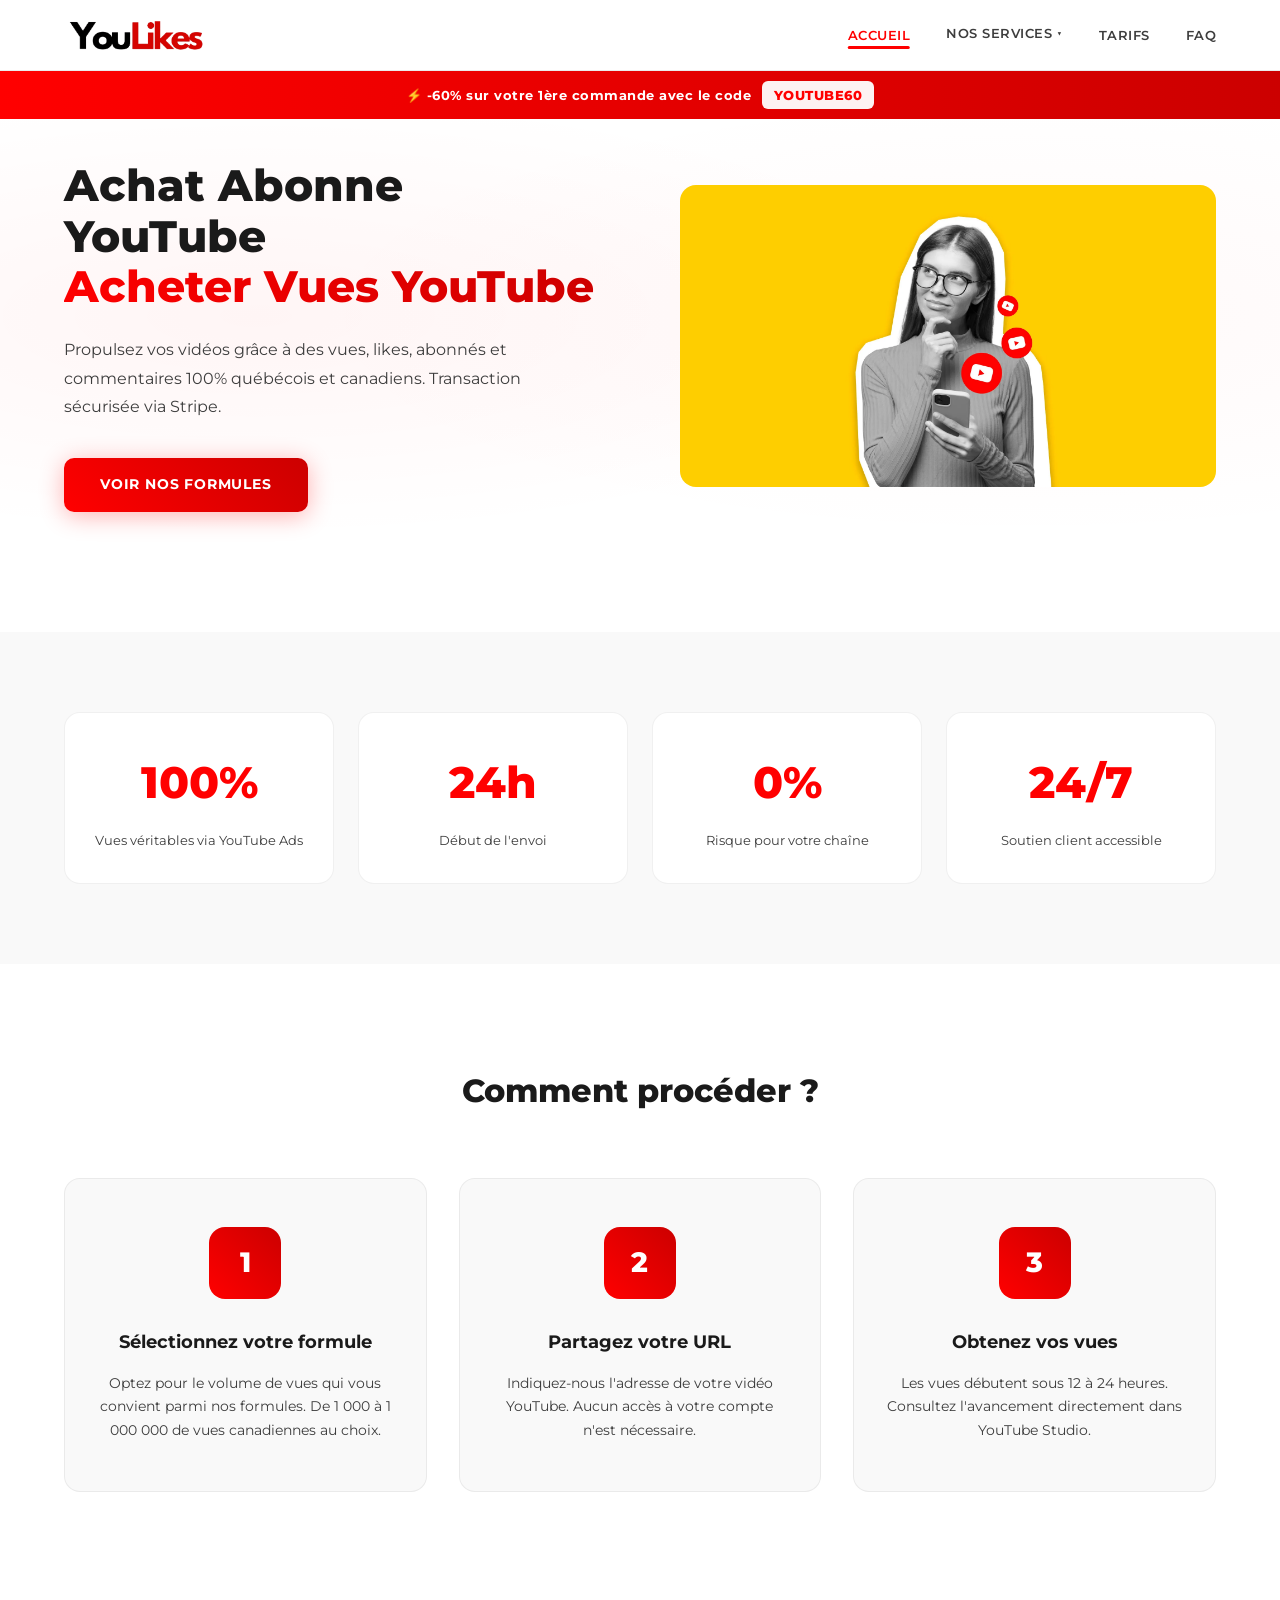
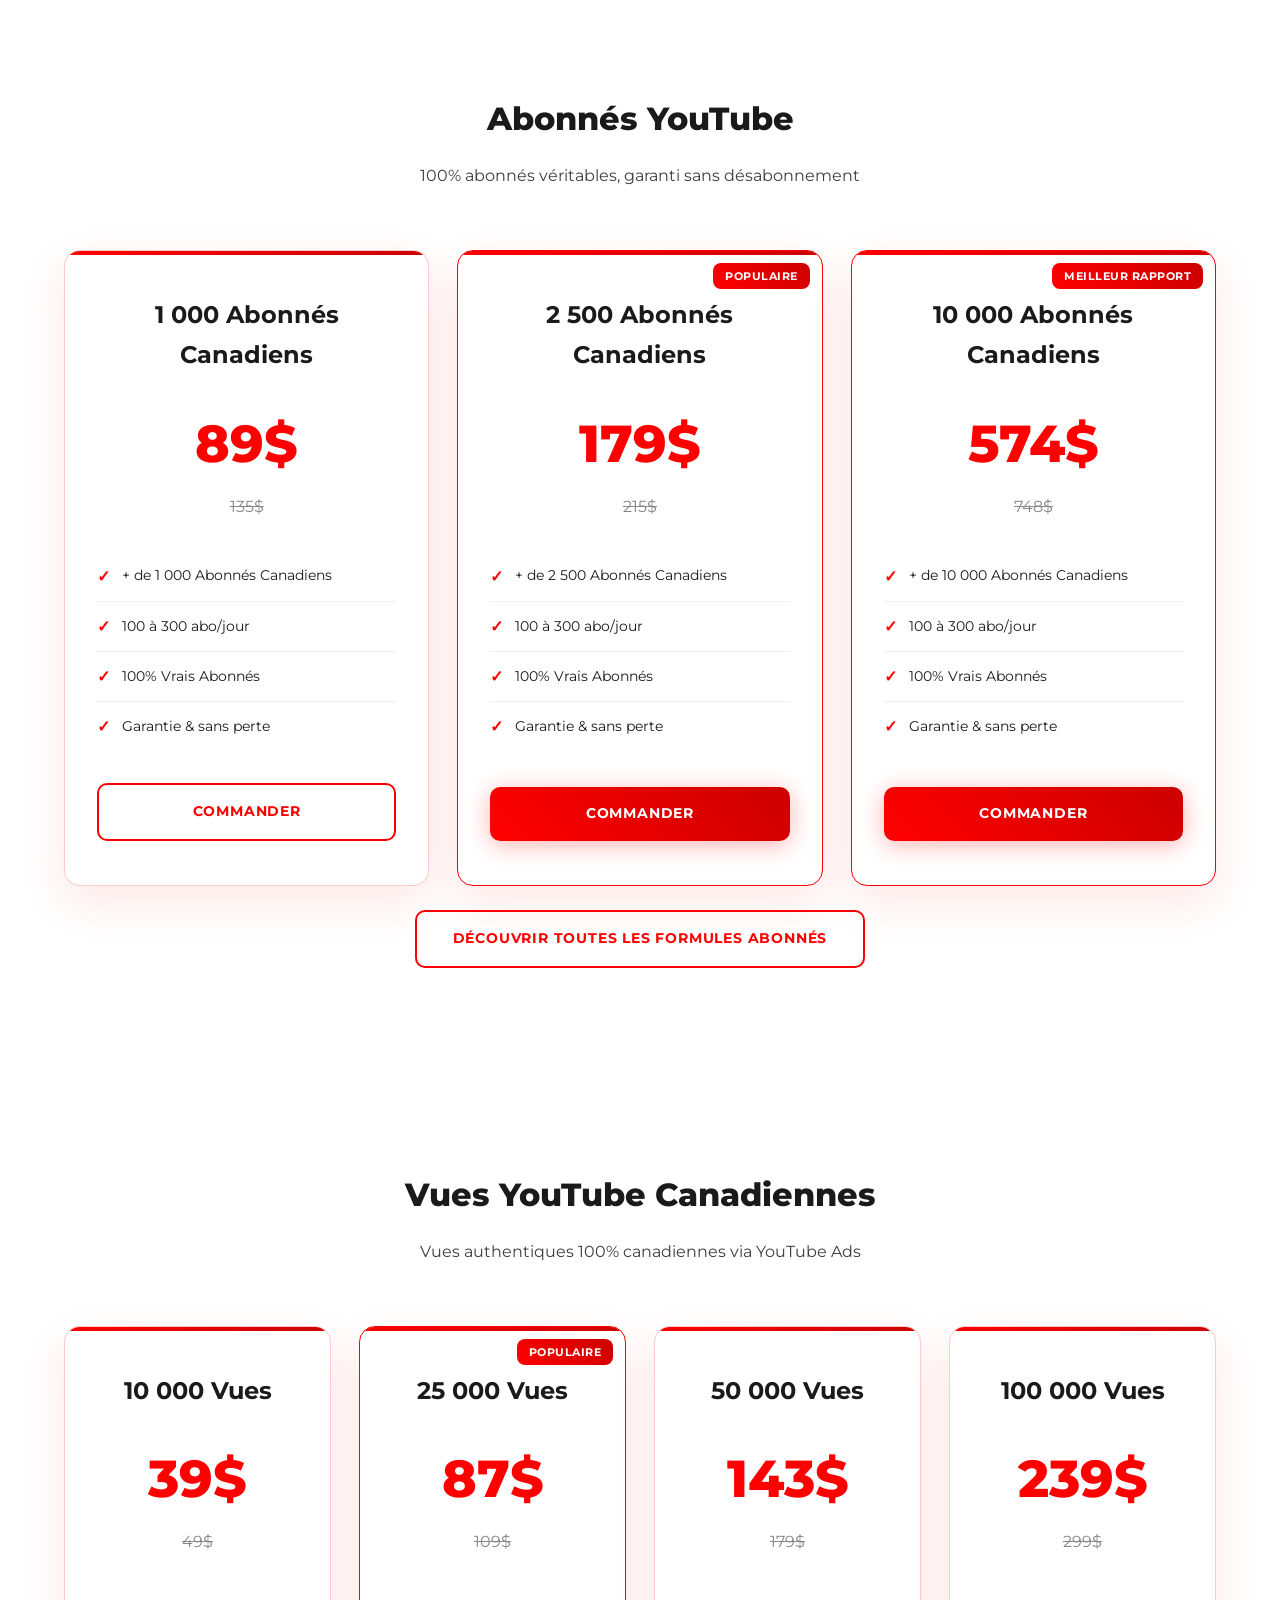
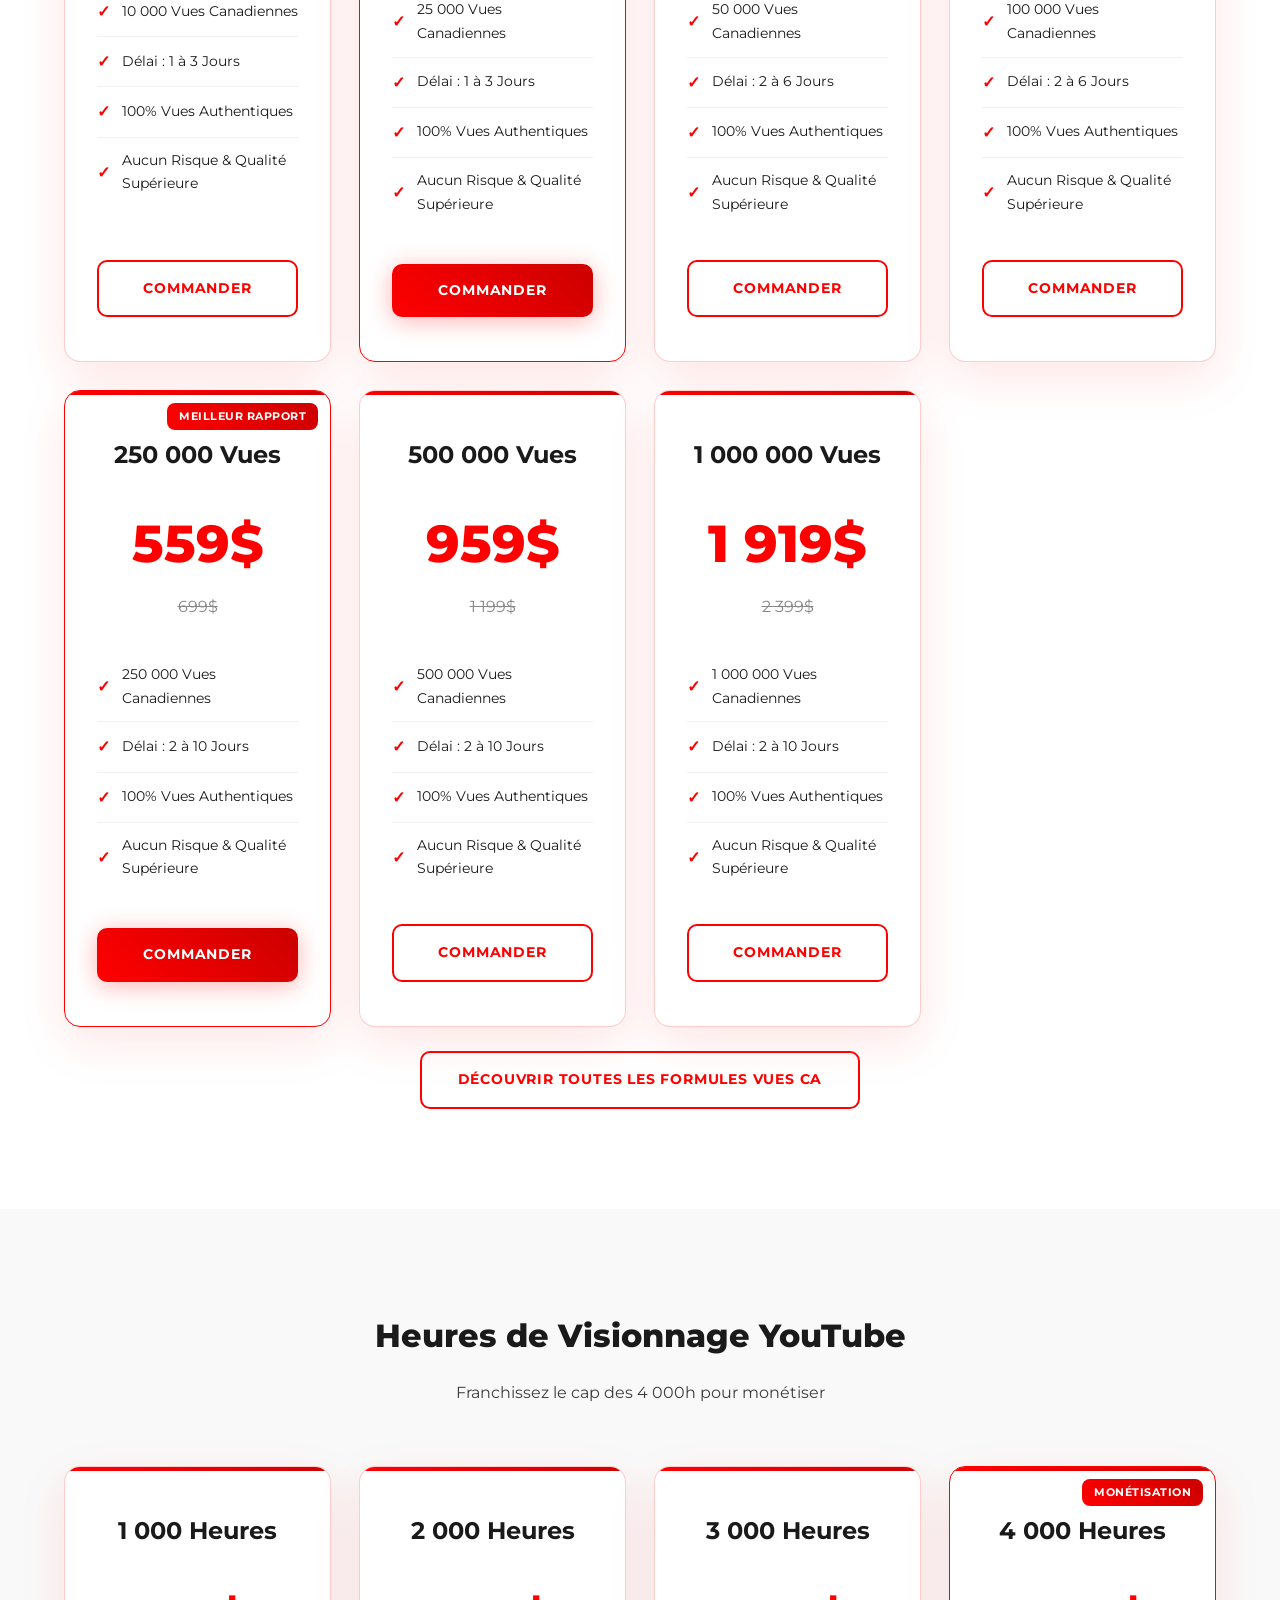
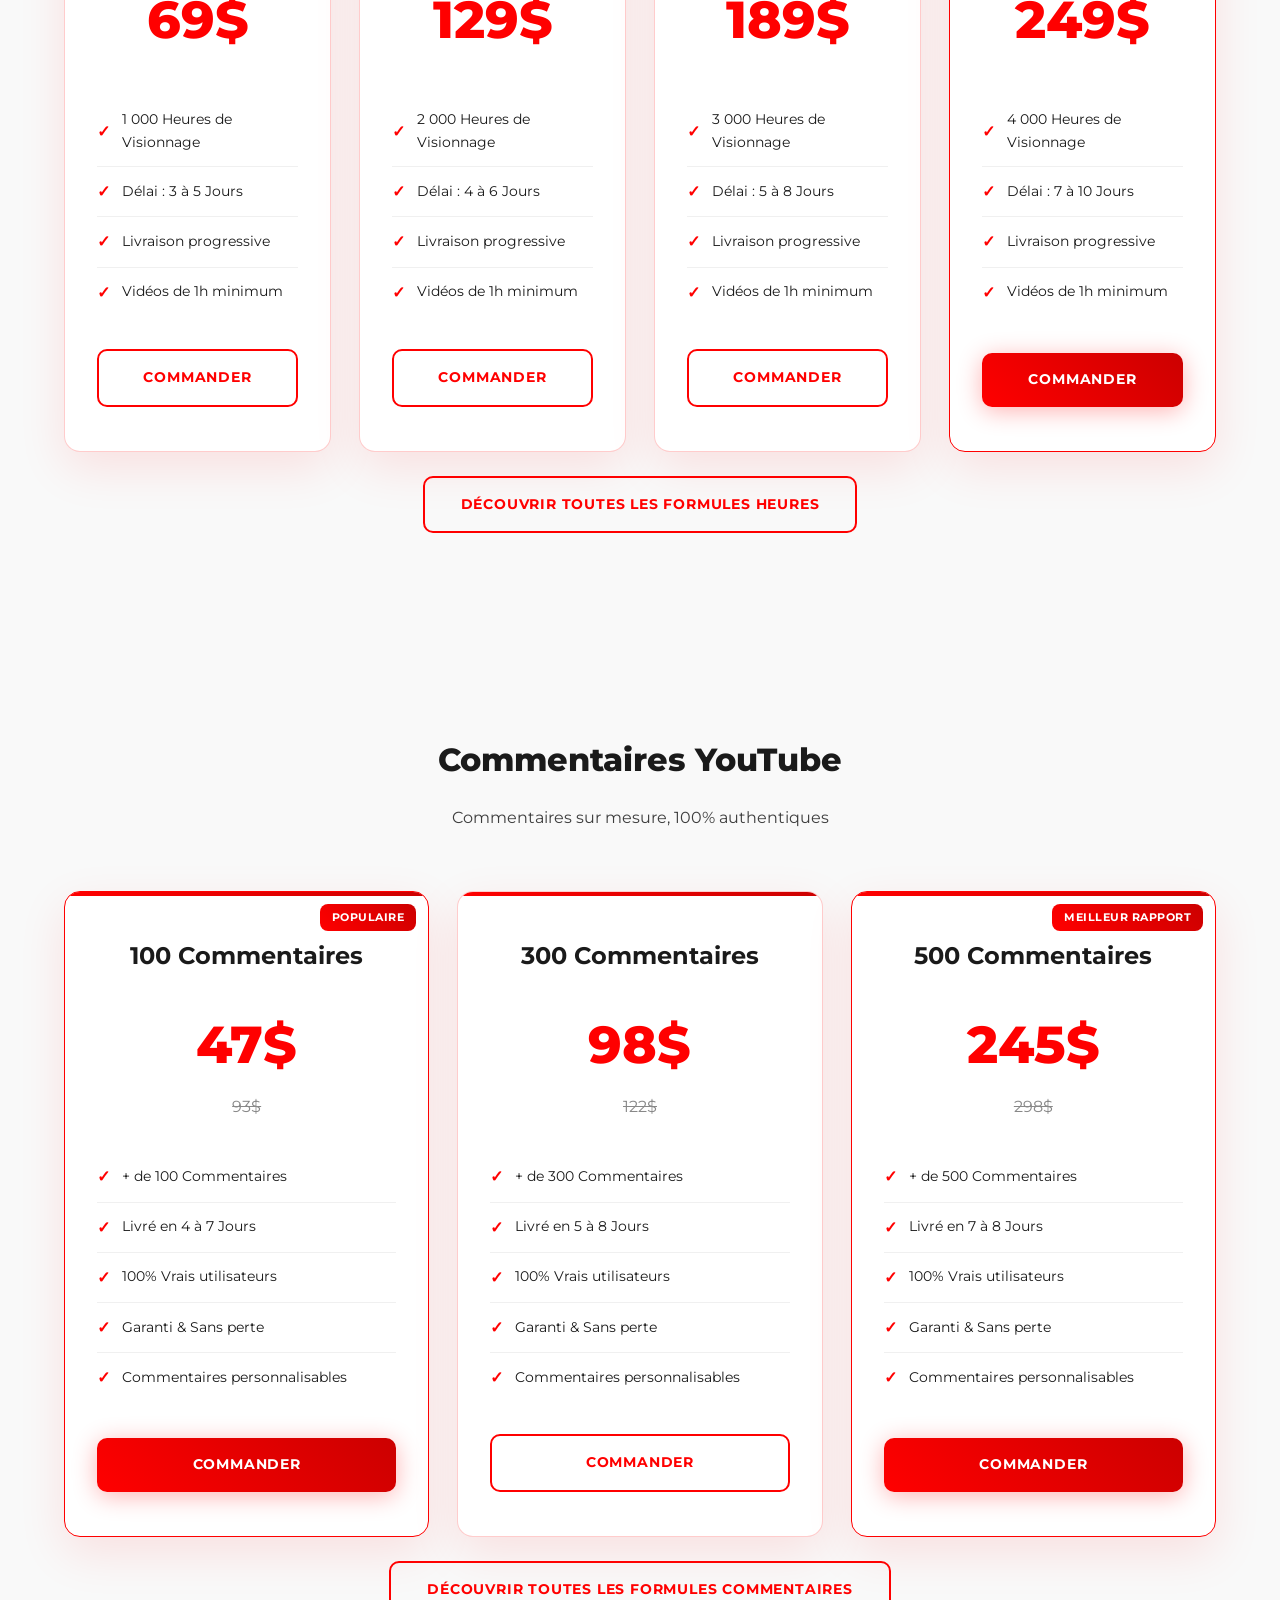
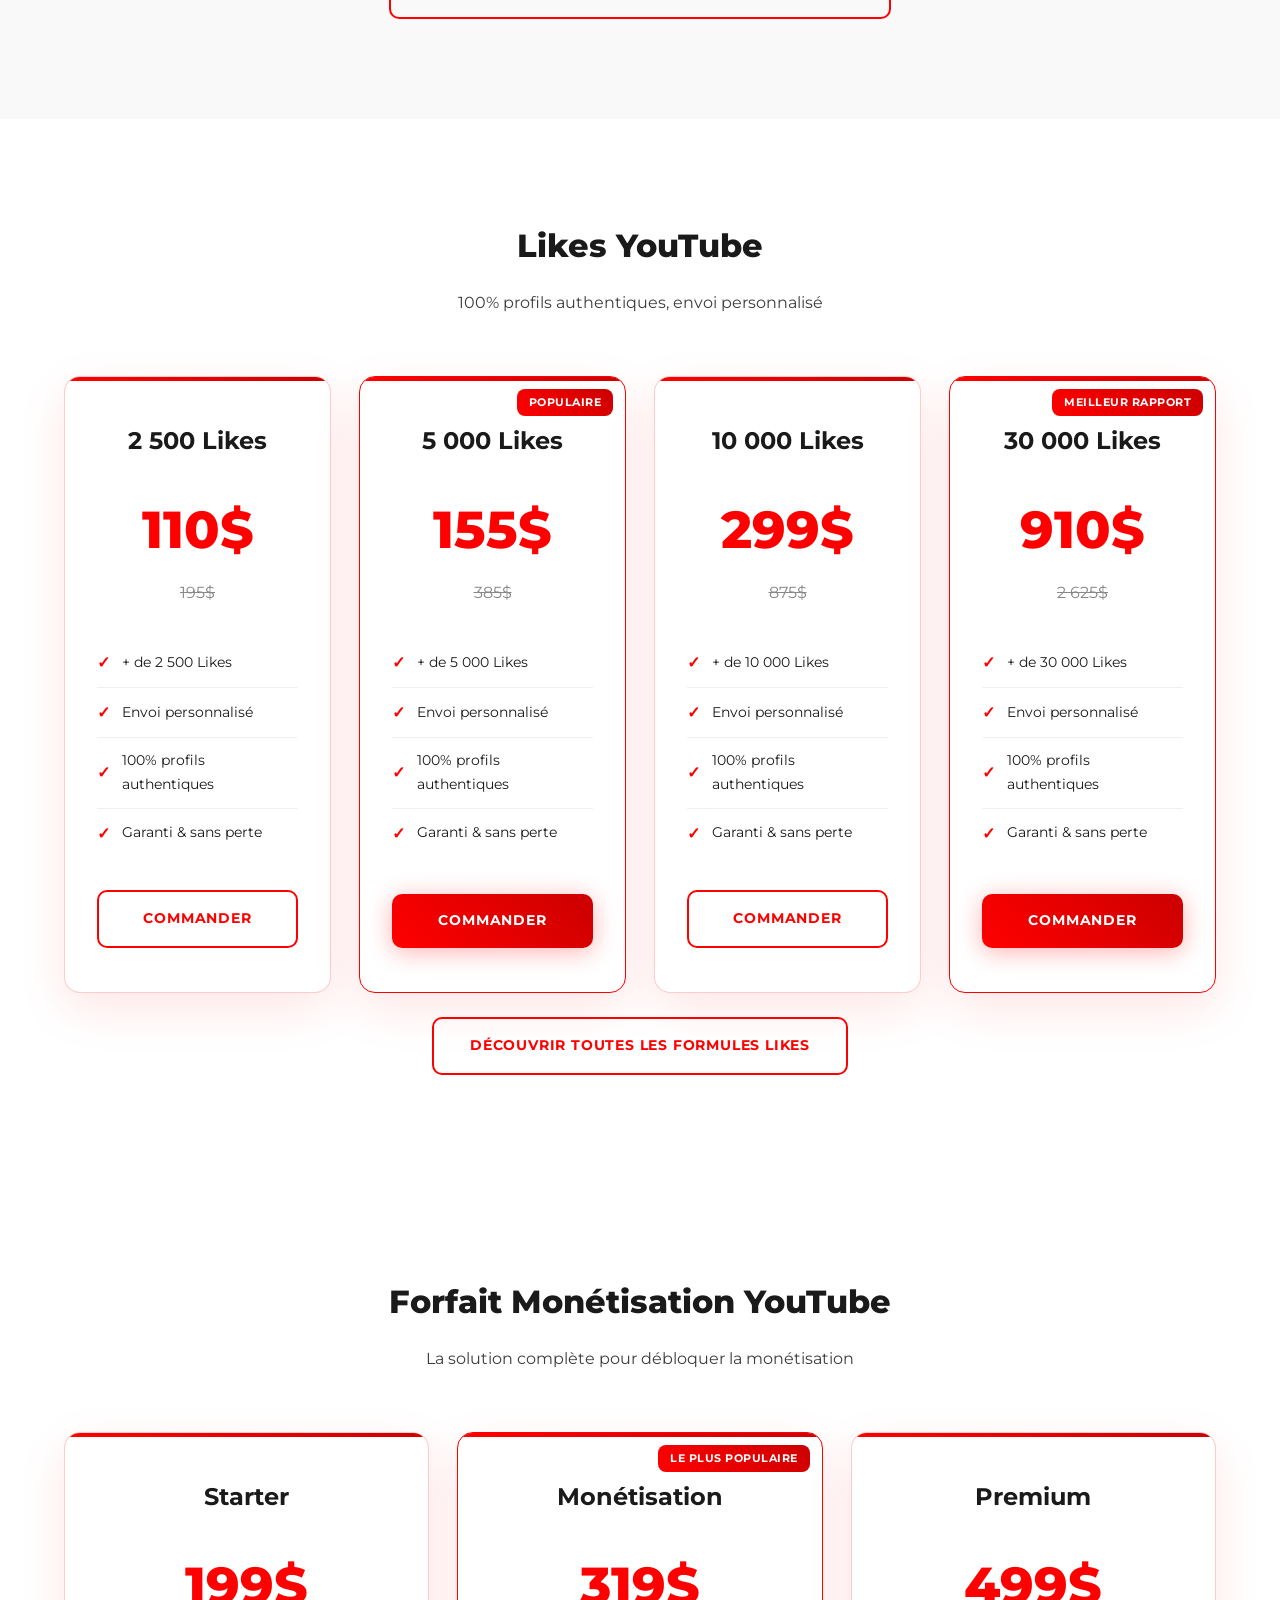
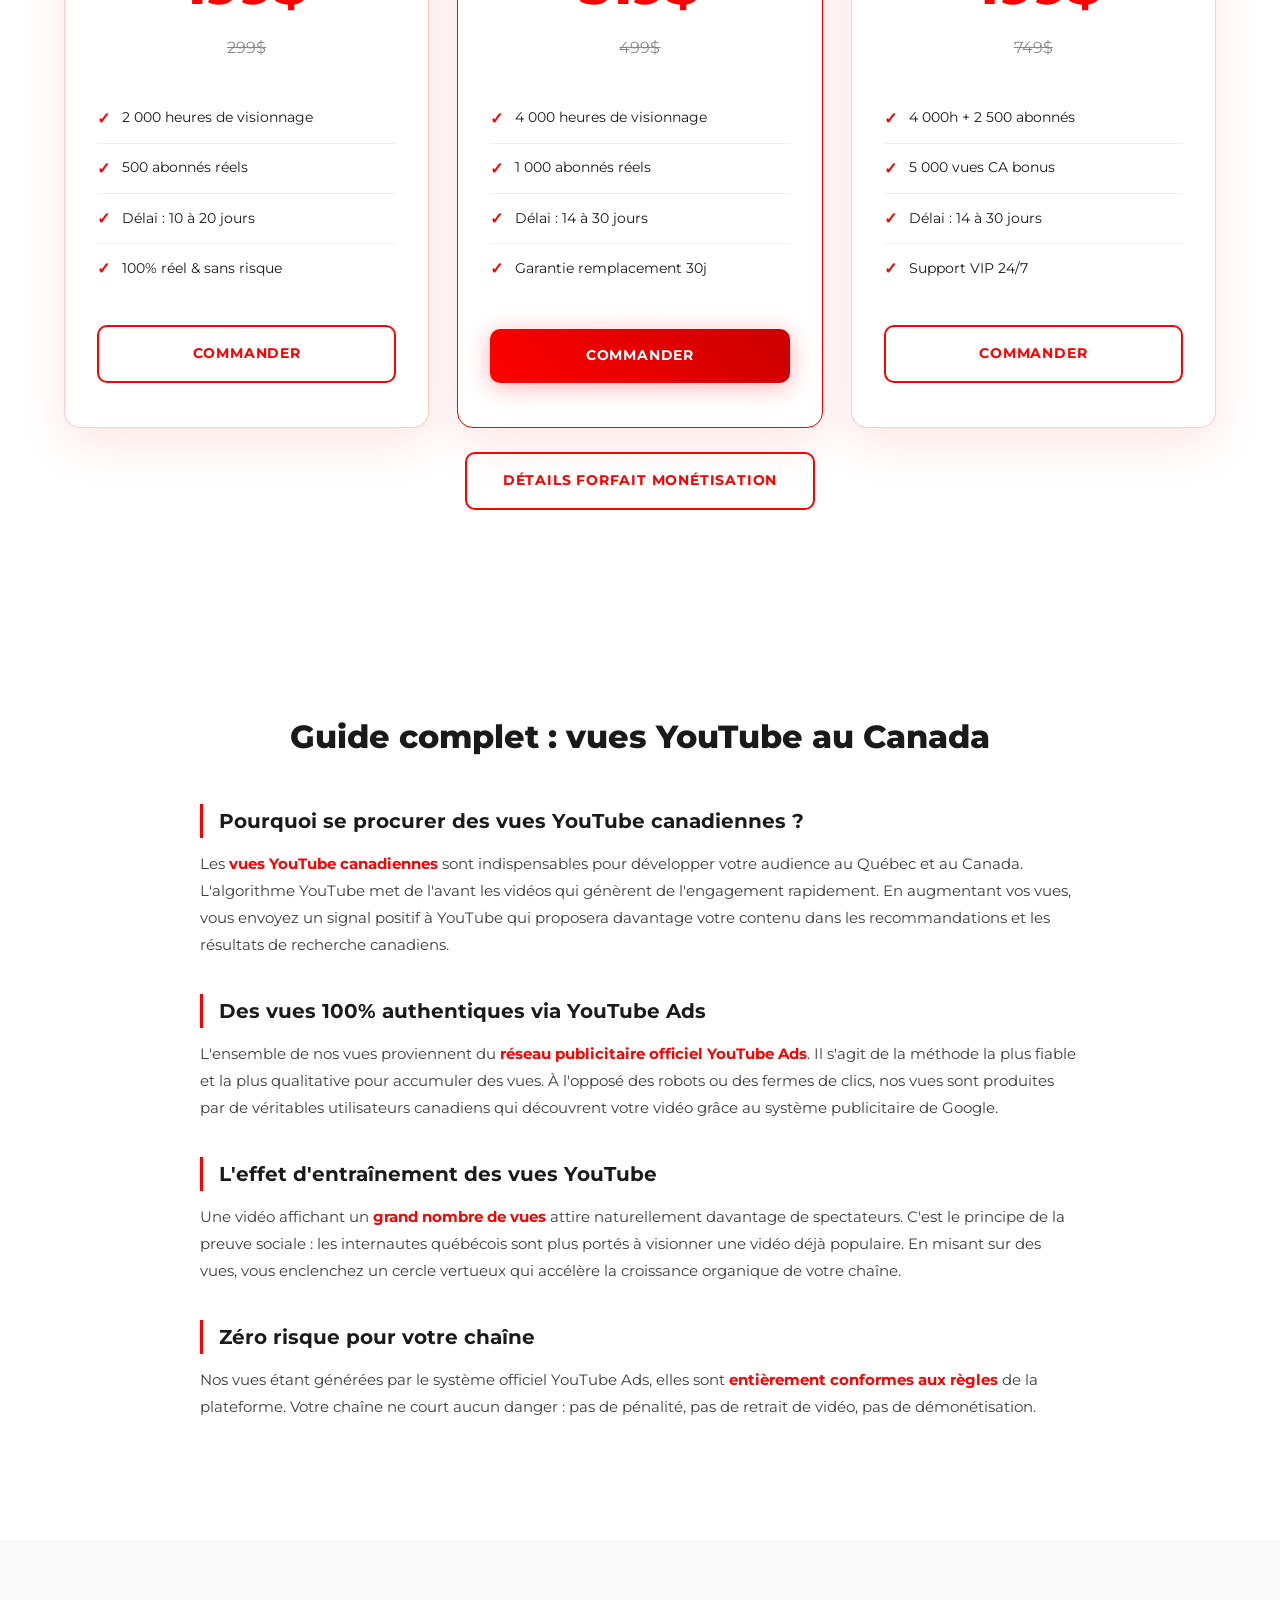
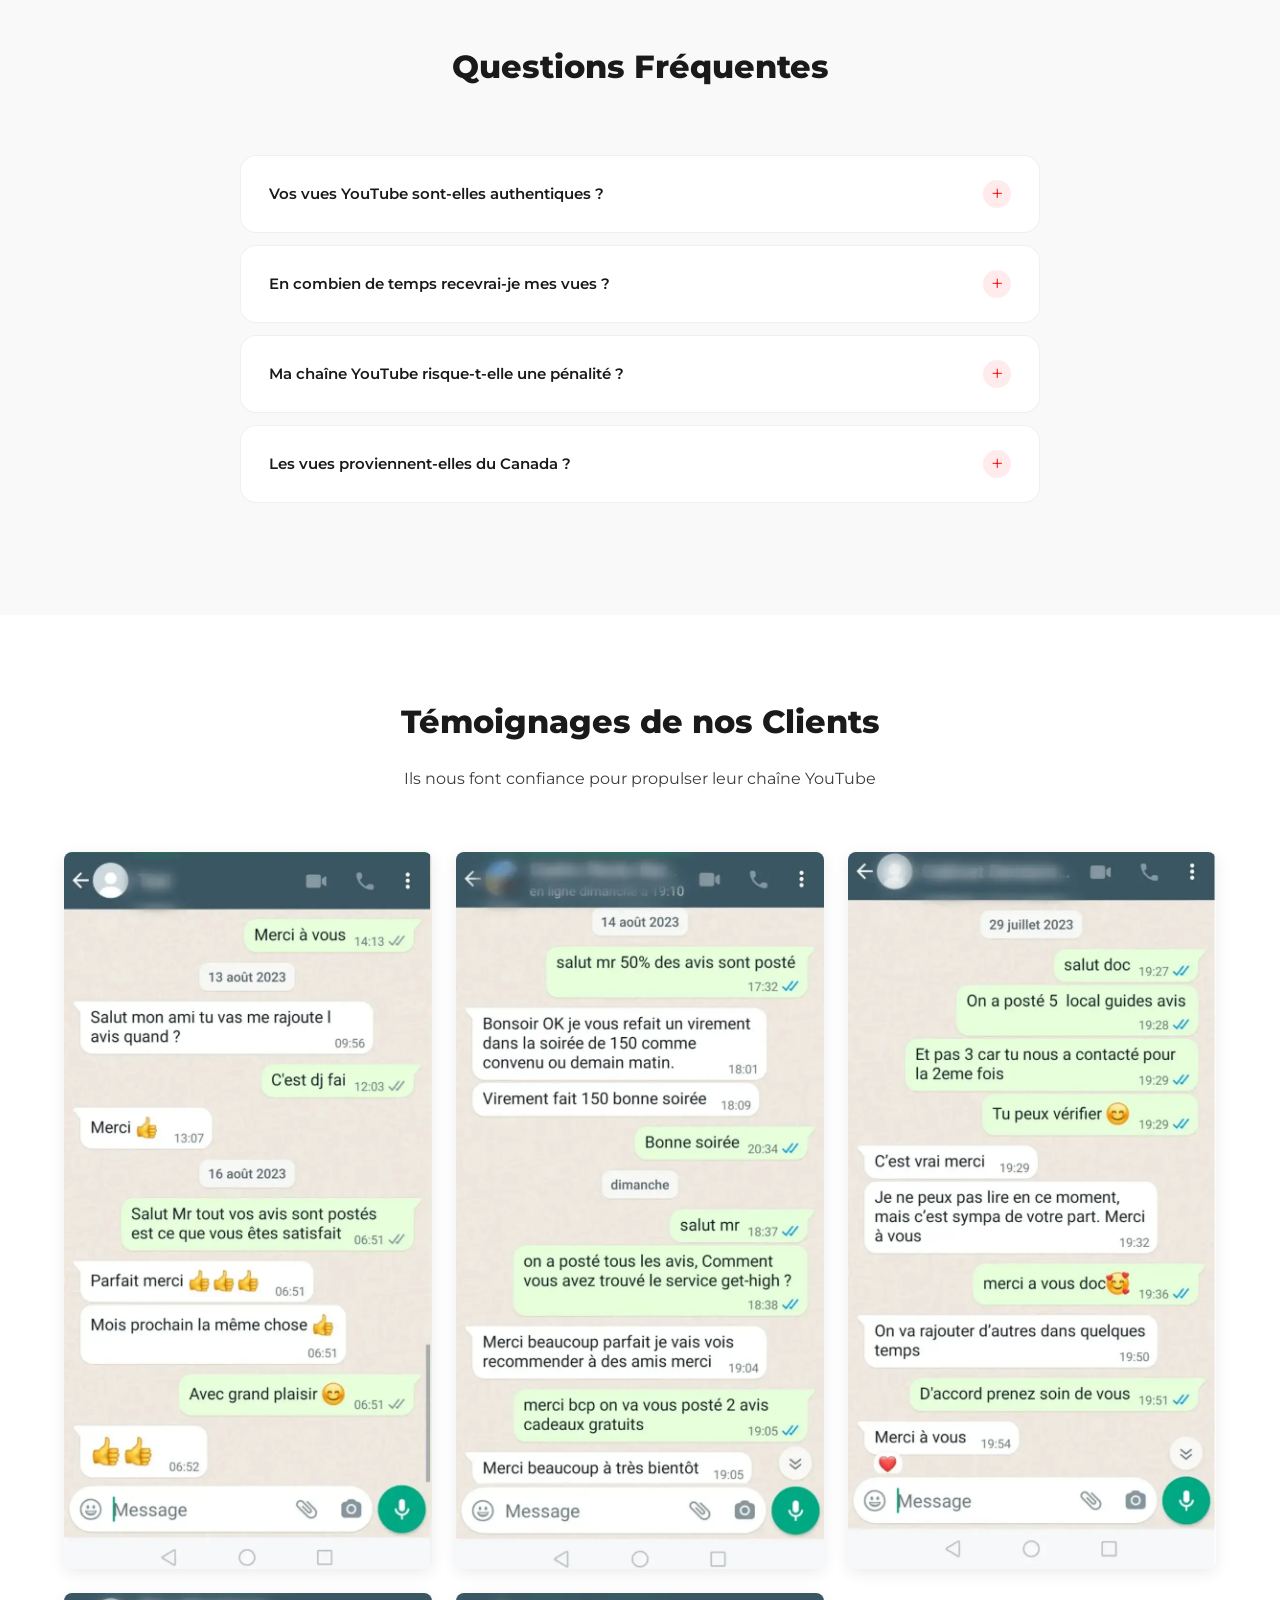
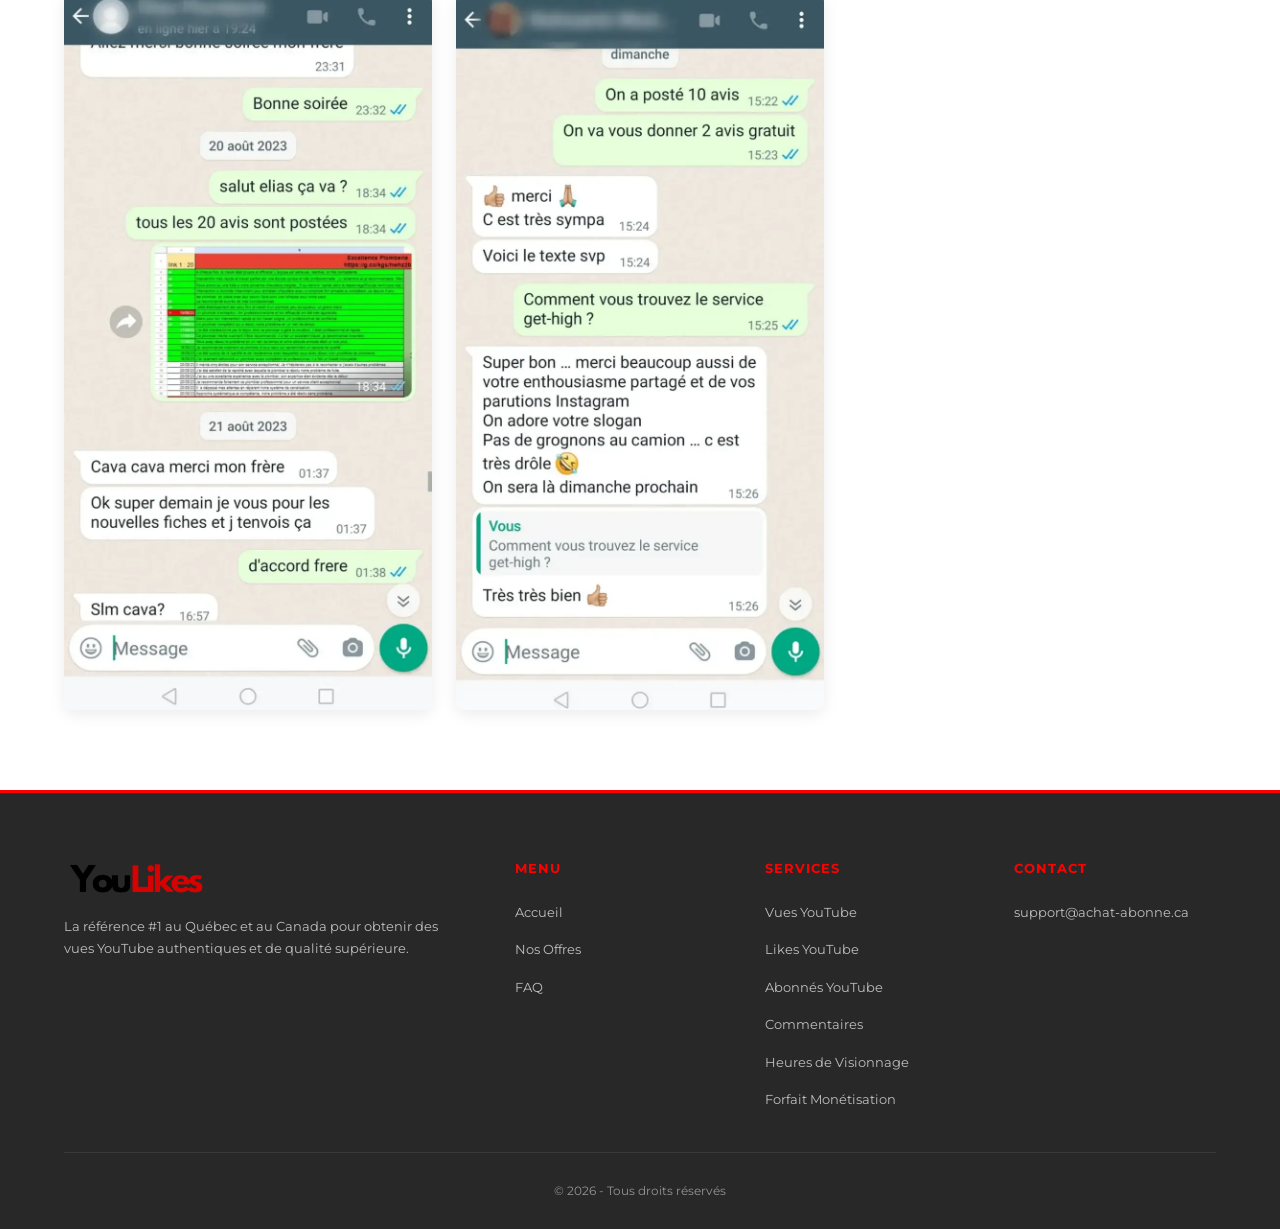
<file: index.html>
﻿<!DOCTYPE html>
<html lang="fr">
<head>
    <meta charset="UTF-8">
    <meta name="viewport" content="width=device-width, initial-scale=1.0">
    <meta name="robots" content="index, follow">
    <title>Achat Abonne YouTube - Acheter Vues YouTube</title>
    <meta name="description" content="Achetez des vues YouTube canadiennes et qu&eacute;b&eacute;coises 100% authentiques. Vues Ads de qualit&eacute; sup&eacute;rieure, livraison express et z&eacute;ro risque. D&egrave;s 6.90 dollars les 1000 vues.">
    <link rel="canonical" href="https://achat-abonne.ca/"/>
    <link rel="alternate" hreflang="fr-CA" href="https://achat-abonne.ca/"/>
    <link rel="alternate" hreflang="x-default" href="https://achat-abonne.ca/"/>
    <meta property="og:type" content="website">
    <meta property="og:url" content="https://achat-abonne.ca/">
    <meta property="og:title" content="Acheter des Vues YouTube au Qu&eacute;bec et au Canada">
    <meta property="og:description" content="Procurez-vous des vues YouTube canadiennes 100% authentiques. Qualit&eacute; Ads, envoi rapide et sans risque.">
    <meta property="og:image" content="https://achat-abonne.ca/logo.png">
    <meta name="twitter:card" content="summary_large_image">
    <meta name="twitter:title" content="Vues YouTube Qu&eacute;bec - Achat S&eacute;curis&eacute;">
    <meta name="twitter:description" content="Procurez-vous des vues YouTube canadiennes 100% authentiques. Qualit&eacute; Ads, envoi rapide et sans risque.">
    <meta name="twitter:image" content="https://achat-abonne.ca/logo.png">
    <link rel="preconnect" href="https://fonts.googleapis.com">
    <link rel="preconnect" href="https://fonts.gstatic.com" crossorigin>
    <link href="https://fonts.googleapis.com/css2?family=Montserrat:wght@400;500;600;700;800&display=swap" rel="stylesheet">
    <link rel="stylesheet" href="styles.css">
    <link rel="icon" type="image/x-icon" href="/favicon.ico">
    <link rel="apple-touch-icon" sizes="96x96" href="/logo/apple-icon-96x96.png">
    <link rel="icon" type="image/png" sizes="96x96" href="/logo/android-icon-96x96.png">
    <link rel="icon" type="image/png" sizes="32x32" href="/logo/android-icon-32x32.png">
    <meta name="msapplication-TileImage" content="/logo/ms-icon-96x96.png">
    <script type="application/ld+json">
    {
        "@context": "https://schema.org",
        "@graph": [
            {
                "@type": "FAQPage",
                "mainEntity": [
                    {
                        "@type": "Question",
                        "name": "Comment acheter des vues YouTube au Canada ?",
                        "acceptedAnswer": {
                            "@type": "Answer",
                            "text": "Pour obtenir des vues YouTube au Quebec, selectionnez votre formule, partagez l'URL de votre video et recevez vos vues en 12 a 24h. Nos vues sont 100% authentiques, generees via YouTube Ads."
                        }
                    },
                    {
                        "@type": "Question",
                        "name": "Quel est le meilleur site pour acheter des vues YouTube au Quebec ?",
                        "acceptedAnswer": {
                            "@type": "Answer",
                            "text": "Achat-abonne.ca est la reference au Quebec et au Canada pour obtenir des vues YouTube authentiques. Nous utilisons exclusivement le reseau publicitaire officiel YouTube Ads pour garantir des vues canadiennes de qualite superieure."
                        }
                    },
                    {
                        "@type": "Question",
                        "name": "Combien coutent des vues YouTube au Canada ?",
                        "acceptedAnswer": {
                            "@type": "Answer",
                            "text": "Nos tarifs debutent a 6.90 dollars les 1000 vues. Le cout varie en fonction du volume selectionne. Parcourez nos formules pour identifier celle qui correspond a votre budget."
                        }
                    },
                    {
                        "@type": "Question",
                        "name": "Comment obtenir des abonnes YouTube au Quebec ?",
                        "acceptedAnswer": {
                            "@type": "Answer",
                            "text": "Pour acheter des abonnes YouTube au Canada, explorez nos formules. Les tarifs debutent a 89 dollars pour 1000 abonnes. Que vous souhaitiez 1000 ou 100000 abonnes, nous proposons la formule adaptee. Achat-abonne.ca est le meilleur site pour acheter des abonnes youtube au Quebec."
                        }
                    },
                    {
                        "@type": "Question",
                        "name": "Comment se procurer des likes YouTube ?",
                        "acceptedAnswer": {
                            "@type": "Answer",
                            "text": "Pour obtenir des likes YouTube, choisissez la formule qui vous convient parmi nos offres. Chaque like provient de profils authentiques et la livraison se fait de maniere progressive pour un rendu naturel."
                        }
                    },
                    {
                        "@type": "Question",
                        "name": "Est-il possible d'acheter des followers YouTube au Canada ?",
                        "acceptedAnswer": {
                            "@type": "Answer",
                            "text": "Absolument, nos formules abonnes vous permettent d'obtenir des followers YouTube authentiques. Ils sont 100% reels, garantis sans desabonnement, et livres de facon graduelle."
                        }
                    },
                    {
                        "@type": "Question",
                        "name": "Comment accumuler 4000h de visionnage YouTube au Quebec ?",
                        "acceptedAnswer": {
                            "@type": "Answer",
                            "text": "Pour franchir le seuil des 4000 heures de visionnage YouTube requis pour la monetisation, nous offrons des formules dediees. Nos forfaits debutent a 69 dollars pour 1000 heures."
                        }
                    },
                    {
                        "@type": "Question",
                        "name": "Comment debloquer la monetisation YouTube au Canada ?",
                        "acceptedAnswer": {
                            "@type": "Answer",
                            "text": "La monetisation YouTube necessite 4000h de visionnage et 1000 abonnes. Nos formules vous aident a atteindre ces seuils rapidement. Notre forfait Monetisation cle en main demarre a 319 dollars et constitue la solution ideale pour les createurs canadiens et quebecois."
                        }
                    }
                ]
            },
            {
                "0": {
                    "@context": "https://schema.org",
                    "@type": "Product",
                    "name": "Vues YouTube Canadiennes",
                    "description": "Obtenez des vues YouTube canadiennes 100% authentiques via YouTube Ads. Tarifs avantageux des 39 dollars pour 10 000 vues. Vues de qualite superieure au Quebec et au Canada. Procurez-vous des vues YouTube en toute simplicite. Meilleur rapport qualite-prix. Envoi rapide garanti.",
                    "brand": {
                        "@type": "Brand",
                        "name": "Achat-Abonne.ca"
                    },
                    "image": "https://achat-abonne.ca/logo.png",
                    "offers": {
                        "@type": "AggregateOffer",
                        "priceCurrency": "CAD",
                        "lowPrice": "39",
                        "highPrice": "1919",
                        "offerCount": "7",
                        "availability": "https://schema.org/InStock"
                    }
                },
                "1": {
                    "@context": "https://schema.org",
                    "@type": "Product",
                    "name": "Likes YouTube Canada",
                    "description": "Procurez-vous des likes YouTube 100% authentiques au Canada. Tarifs a partir de 110 dollars. Transaction securisee via Stripe. Envoi rapide et personnalise. Garanti sans perte pour les createurs quebecois.",
                    "brand": {
                        "@type": "Brand",
                        "name": "Achat-Abonne.ca"
                    },
                    "image": "https://achat-abonne.ca/logo.png",
                    "offers": {
                        "@type": "AggregateOffer",
                        "priceCurrency": "CAD",
                        "lowPrice": "110",
                        "highPrice": "910",
                        "offerCount": "4",
                        "availability": "https://schema.org/InStock"
                    }
                },
                "2": {
                    "@context": "https://schema.org",
                    "@type": "Product",
                    "name": "Abonnes YouTube Quebec",
                    "description": "Obtenez des abonnes YouTube authentiques au Quebec et au Canada. Formules a partir de 89 dollars. Abonnes reels garantis sans desabonnement. De 1000 a 100000 abonnes selon vos objectifs. La reference canadienne pour developper votre chaine YouTube.",
                    "brand": {
                        "@type": "Brand",
                        "name": "Achat-Abonne.ca"
                    },
                    "image": "https://achat-abonne.ca/logo.png",
                    "offers": {
                        "@type": "AggregateOffer",
                        "priceCurrency": "CAD",
                        "lowPrice": "89",
                        "highPrice": "574",
                        "offerCount": "3",
                        "availability": "https://schema.org/InStock"
                    }
                },
                "3": {
                    "@context": "https://schema.org",
                    "@type": "Product",
                    "name": "Heures de Visionnage YouTube Canada",
                    "description": "Accumulez des heures de visionnage YouTube pour atteindre le seuil de monetisation au Canada. 4000 heures requises pour le Programme Partenaire YouTube. Formules des 69 dollars, envoi progressif et securise pour les createurs quebecois.",
                    "brand": {
                        "@type": "Brand",
                        "name": "Achat-Abonne.ca"
                    },
                    "image": "https://achat-abonne.ca/logo.png",
                    "offers": {
                        "@type": "AggregateOffer",
                        "priceCurrency": "CAD",
                        "lowPrice": "69",
                        "highPrice": "249",
                        "offerCount": "4",
                        "availability": "https://schema.org/InStock"
                    }
                },
                "4": {
                    "@context": "https://schema.org",
                    "@type": "Product",
                    "name": "Forfait Monetisation YouTube Quebec",
                    "description": "Forfait monetisation YouTube cle en main pour les createurs canadiens. Debloquez la monetisation rapidement avec notre solution complete. 4000 heures + 1000 abonnes inclus. Aucun risque. Activation sous 14 a 30 jours au Quebec.",
                    "brand": {
                        "@type": "Brand",
                        "name": "Achat-Abonne.ca"
                    },
                    "image": "https://achat-abonne.ca/logo.png",
                    "offers": {
                        "@type": "AggregateOffer",
                        "priceCurrency": "CAD",
                        "lowPrice": "199",
                        "highPrice": "499",
                        "offerCount": "3",
                        "availability": "https://schema.org/InStock"
                    }
                }
            },
            {
                "@type": "Organization",
                "name": "Achat Abonne YouTube",
                "url": "https://achat-abonne.ca",
                "hasOfferCatalog": {
                    "@type": "OfferCatalog",
                    "name": "Nos services",
                    "itemListElement": [
                        {
                            "@type": "Offer",
                            "itemOffered": {
                                "@type": "Service",
                                "name": "page introuvable",
                                "url": "https://achat-abonne.ca/404.html"
                            }
                        },
                        {
                            "@type": "Offer",
                            "itemOffered": {
                                "@type": "Service",
                                "name": "acheter abonne youtube",
                                "url": "https://achat-abonne.ca/acheter-abonne-youtube.html"
                            }
                        },
                        {
                            "@type": "Offer",
                            "itemOffered": {
                                "@type": "Service",
                                "name": "acheter commentaires youtube",
                                "url": "https://achat-abonne.ca/acheter-commentaires-youtube.html"
                            }
                        },
                        {
                            "@type": "Offer",
                            "itemOffered": {
                                "@type": "Service",
                                "name": "acheter des likes youtube",
                                "url": "https://achat-abonne.ca/acheter-des-likes-youtube.html"
                            }
                        },
                        {
                            "@type": "Offer",
                            "itemOffered": {
                                "@type": "Service",
                                "name": "acheter heures visionnage youtube",
                                "url": "https://achat-abonne.ca/acheter-heures-visionnage-youtube.html"
                            }
                        },
                        {
                            "@type": "Offer",
                            "itemOffered": {
                                "@type": "Service",
                                "name": "monetisation youtube",
                                "url": "https://achat-abonne.ca/monetisation-youtube.html"
                            }
                        }
                    ]
                }
            },
            {
                "@type": "ItemList",
                "name": "Offres",
                "itemListElement": [
                    {
                        "@type": "ListItem",
                        "position": 1,
                        "item": {
                            "@type": "Product",
                            "image": "https://achat-abonne.ca/logo.png",
                            "brand": {
                                "@type": "Brand",
                                "name": "Achat Abonne YouTube"
                            },
                            "name": "1 000 Abonnés Canadiens",
                            "description": "Pack 1 000 Abonnés Canadiens.",
                            "offers": {
                                "@type": "Offer",
                                "availability": "https://schema.org/InStock",
                                "price": "89",
                                "priceCurrency": "CAD"
                            }
                        }
                    },
                    {
                        "@type": "ListItem",
                        "position": 2,
                        "item": {
                            "@type": "Product",
                            "image": "https://achat-abonne.ca/logo.png",
                            "brand": {
                                "@type": "Brand",
                                "name": "Achat Abonne YouTube"
                            },
                            "name": "2 500 Abonnés Canadiens",
                            "description": "Pack 2 500 Abonnés Canadiens.",
                            "offers": {
                                "@type": "Offer",
                                "availability": "https://schema.org/InStock",
                                "price": "179",
                                "priceCurrency": "CAD"
                            }
                        }
                    },
                    {
                        "@type": "ListItem",
                        "position": 3,
                        "item": {
                            "@type": "Product",
                            "image": "https://achat-abonne.ca/logo.png",
                            "brand": {
                                "@type": "Brand",
                                "name": "Achat Abonne YouTube"
                            },
                            "name": "10 000 Abonnés Canadiens",
                            "description": "Pack 10 000 Abonnés Canadiens.",
                            "offers": {
                                "@type": "Offer",
                                "availability": "https://schema.org/InStock",
                                "price": "574",
                                "priceCurrency": "CAD"
                            }
                        }
                    },
                    {
                        "@type": "ListItem",
                        "position": 4,
                        "item": {
                            "@type": "Product",
                            "image": "https://achat-abonne.ca/logo.png",
                            "brand": {
                                "@type": "Brand",
                                "name": "Achat Abonne YouTube"
                            },
                            "name": "10 000 Vues",
                            "description": "Pack 10 000 Vues.",
                            "offers": {
                                "@type": "Offer",
                                "availability": "https://schema.org/InStock",
                                "price": "39",
                                "priceCurrency": "CAD"
                            }
                        }
                    },
                    {
                        "@type": "ListItem",
                        "position": 5,
                        "item": {
                            "@type": "Product",
                            "image": "https://achat-abonne.ca/logo.png",
                            "brand": {
                                "@type": "Brand",
                                "name": "Achat Abonne YouTube"
                            },
                            "name": "25 000 Vues",
                            "description": "Pack 25 000 Vues.",
                            "offers": {
                                "@type": "Offer",
                                "availability": "https://schema.org/InStock",
                                "price": "87",
                                "priceCurrency": "CAD"
                            }
                        }
                    },
                    {
                        "@type": "ListItem",
                        "position": 6,
                        "item": {
                            "@type": "Product",
                            "image": "https://achat-abonne.ca/logo.png",
                            "brand": {
                                "@type": "Brand",
                                "name": "Achat Abonne YouTube"
                            },
                            "name": "50 000 Vues",
                            "description": "Pack 50 000 Vues.",
                            "offers": {
                                "@type": "Offer",
                                "availability": "https://schema.org/InStock",
                                "price": "143",
                                "priceCurrency": "CAD"
                            }
                        }
                    },
                    {
                        "@type": "ListItem",
                        "position": 7,
                        "item": {
                            "@type": "Product",
                            "image": "https://achat-abonne.ca/logo.png",
                            "brand": {
                                "@type": "Brand",
                                "name": "Achat Abonne YouTube"
                            },
                            "name": "100 000 Vues",
                            "description": "Pack 100 000 Vues.",
                            "offers": {
                                "@type": "Offer",
                                "availability": "https://schema.org/InStock",
                                "price": "239",
                                "priceCurrency": "CAD"
                            }
                        }
                    },
                    {
                        "@type": "ListItem",
                        "position": 8,
                        "item": {
                            "@type": "Product",
                            "image": "https://achat-abonne.ca/logo.png",
                            "brand": {
                                "@type": "Brand",
                                "name": "Achat Abonne YouTube"
                            },
                            "name": "250 000 Vues",
                            "description": "Pack 250 000 Vues.",
                            "offers": {
                                "@type": "Offer",
                                "availability": "https://schema.org/InStock",
                                "price": "559",
                                "priceCurrency": "CAD"
                            }
                        }
                    },
                    {
                        "@type": "ListItem",
                        "position": 9,
                        "item": {
                            "@type": "Product",
                            "image": "https://achat-abonne.ca/logo.png",
                            "brand": {
                                "@type": "Brand",
                                "name": "Achat Abonne YouTube"
                            },
                            "name": "500 000 Vues",
                            "description": "Pack 500 000 Vues.",
                            "offers": {
                                "@type": "Offer",
                                "availability": "https://schema.org/InStock",
                                "price": "959",
                                "priceCurrency": "CAD"
                            }
                        }
                    },
                    {
                        "@type": "ListItem",
                        "position": 10,
                        "item": {
                            "@type": "Product",
                            "image": "https://achat-abonne.ca/logo.png",
                            "brand": {
                                "@type": "Brand",
                                "name": "Achat Abonne YouTube"
                            },
                            "name": "1 000 000 Vues",
                            "description": "Pack 1 000 000 Vues.",
                            "offers": {
                                "@type": "Offer",
                                "availability": "https://schema.org/InStock",
                                "price": "1919",
                                "priceCurrency": "CAD"
                            }
                        }
                    },
                    {
                        "@type": "ListItem",
                        "position": 11,
                        "item": {
                            "@type": "Product",
                            "image": "https://achat-abonne.ca/logo.png",
                            "brand": {
                                "@type": "Brand",
                                "name": "Achat Abonne YouTube"
                            },
                            "name": "1 000 Heures",
                            "description": "Pack 1 000 Heures.",
                            "offers": {
                                "@type": "Offer",
                                "availability": "https://schema.org/InStock",
                                "price": "69",
                                "priceCurrency": "CAD"
                            }
                        }
                    },
                    {
                        "@type": "ListItem",
                        "position": 12,
                        "item": {
                            "@type": "Product",
                            "image": "https://achat-abonne.ca/logo.png",
                            "brand": {
                                "@type": "Brand",
                                "name": "Achat Abonne YouTube"
                            },
                            "name": "2 000 Heures",
                            "description": "Pack 2 000 Heures.",
                            "offers": {
                                "@type": "Offer",
                                "availability": "https://schema.org/InStock",
                                "price": "129",
                                "priceCurrency": "CAD"
                            }
                        }
                    },
                    {
                        "@type": "ListItem",
                        "position": 13,
                        "item": {
                            "@type": "Product",
                            "image": "https://achat-abonne.ca/logo.png",
                            "brand": {
                                "@type": "Brand",
                                "name": "Achat Abonne YouTube"
                            },
                            "name": "3 000 Heures",
                            "description": "Pack 3 000 Heures.",
                            "offers": {
                                "@type": "Offer",
                                "availability": "https://schema.org/InStock",
                                "price": "189",
                                "priceCurrency": "CAD"
                            }
                        }
                    },
                    {
                        "@type": "ListItem",
                        "position": 14,
                        "item": {
                            "@type": "Product",
                            "image": "https://achat-abonne.ca/logo.png",
                            "brand": {
                                "@type": "Brand",
                                "name": "Achat Abonne YouTube"
                            },
                            "name": "4 000 Heures",
                            "description": "Pack 4 000 Heures.",
                            "offers": {
                                "@type": "Offer",
                                "availability": "https://schema.org/InStock",
                                "price": "249",
                                "priceCurrency": "CAD"
                            }
                        }
                    },
                    {
                        "@type": "ListItem",
                        "position": 15,
                        "item": {
                            "@type": "Product",
                            "image": "https://achat-abonne.ca/logo.png",
                            "brand": {
                                "@type": "Brand",
                                "name": "Achat Abonne YouTube"
                            },
                            "name": "100 Commentaires",
                            "description": "Pack 100 Commentaires.",
                            "offers": {
                                "@type": "Offer",
                                "availability": "https://schema.org/InStock",
                                "price": "47",
                                "priceCurrency": "CAD"
                            }
                        }
                    },
                    {
                        "@type": "ListItem",
                        "position": 16,
                        "item": {
                            "@type": "Product",
                            "image": "https://achat-abonne.ca/logo.png",
                            "brand": {
                                "@type": "Brand",
                                "name": "Achat Abonne YouTube"
                            },
                            "name": "300 Commentaires",
                            "description": "Pack 300 Commentaires.",
                            "offers": {
                                "@type": "Offer",
                                "availability": "https://schema.org/InStock",
                                "price": "98",
                                "priceCurrency": "CAD"
                            }
                        }
                    },
                    {
                        "@type": "ListItem",
                        "position": 17,
                        "item": {
                            "@type": "Product",
                            "image": "https://achat-abonne.ca/logo.png",
                            "brand": {
                                "@type": "Brand",
                                "name": "Achat Abonne YouTube"
                            },
                            "name": "500 Commentaires",
                            "description": "Pack 500 Commentaires.",
                            "offers": {
                                "@type": "Offer",
                                "availability": "https://schema.org/InStock",
                                "price": "245",
                                "priceCurrency": "CAD"
                            }
                        }
                    },
                    {
                        "@type": "ListItem",
                        "position": 18,
                        "item": {
                            "@type": "Product",
                            "image": "https://achat-abonne.ca/logo.png",
                            "brand": {
                                "@type": "Brand",
                                "name": "Achat Abonne YouTube"
                            },
                            "name": "2 500 Likes",
                            "description": "Pack 2 500 Likes.",
                            "offers": {
                                "@type": "Offer",
                                "availability": "https://schema.org/InStock",
                                "price": "110",
                                "priceCurrency": "CAD"
                            }
                        }
                    },
                    {
                        "@type": "ListItem",
                        "position": 19,
                        "item": {
                            "@type": "Product",
                            "image": "https://achat-abonne.ca/logo.png",
                            "brand": {
                                "@type": "Brand",
                                "name": "Achat Abonne YouTube"
                            },
                            "name": "5 000 Likes",
                            "description": "Pack 5 000 Likes.",
                            "offers": {
                                "@type": "Offer",
                                "availability": "https://schema.org/InStock",
                                "price": "155",
                                "priceCurrency": "CAD"
                            }
                        }
                    },
                    {
                        "@type": "ListItem",
                        "position": 20,
                        "item": {
                            "@type": "Product",
                            "image": "https://achat-abonne.ca/logo.png",
                            "brand": {
                                "@type": "Brand",
                                "name": "Achat Abonne YouTube"
                            },
                            "name": "10 000 Likes",
                            "description": "Pack 10 000 Likes.",
                            "offers": {
                                "@type": "Offer",
                                "availability": "https://schema.org/InStock",
                                "price": "299",
                                "priceCurrency": "CAD"
                            }
                        }
                    },
                    {
                        "@type": "ListItem",
                        "position": 21,
                        "item": {
                            "@type": "Product",
                            "image": "https://achat-abonne.ca/logo.png",
                            "brand": {
                                "@type": "Brand",
                                "name": "Achat Abonne YouTube"
                            },
                            "name": "30 000 Likes",
                            "description": "Pack 30 000 Likes.",
                            "offers": {
                                "@type": "Offer",
                                "availability": "https://schema.org/InStock",
                                "price": "910",
                                "priceCurrency": "CAD"
                            }
                        }
                    },
                    {
                        "@type": "ListItem",
                        "position": 22,
                        "item": {
                            "@type": "Product",
                            "image": "https://achat-abonne.ca/logo.png",
                            "brand": {
                                "@type": "Brand",
                                "name": "Achat Abonne YouTube"
                            },
                            "name": "Starter",
                            "description": "Pack Starter.",
                            "offers": {
                                "@type": "Offer",
                                "availability": "https://schema.org/InStock",
                                "price": "199",
                                "priceCurrency": "CAD"
                            }
                        }
                    },
                    {
                        "@type": "ListItem",
                        "position": 23,
                        "item": {
                            "@type": "Product",
                            "image": "https://achat-abonne.ca/logo.png",
                            "brand": {
                                "@type": "Brand",
                                "name": "Achat Abonne YouTube"
                            },
                            "name": "Monétisation",
                            "description": "Pack Monétisation.",
                            "offers": {
                                "@type": "Offer",
                                "availability": "https://schema.org/InStock",
                                "price": "319",
                                "priceCurrency": "CAD"
                            }
                        }
                    },
                    {
                        "@type": "ListItem",
                        "position": 24,
                        "item": {
                            "@type": "Product",
                            "image": "https://achat-abonne.ca/logo.png",
                            "brand": {
                                "@type": "Brand",
                                "name": "Achat Abonne YouTube"
                            },
                            "name": "Premium",
                            "description": "Pack Premium.",
                            "offers": {
                                "@type": "Offer",
                                "availability": "https://schema.org/InStock",
                                "price": "499",
                                "priceCurrency": "CAD"
                            }
                        }
                    }
                ]
            }
        ]
    }
    </script>
</head>
<body>
    <header class="header">
        <div class="container">
            <a href="https://achat-abonne.ca/" class="logo" title="vues youtube qu&eacute;bec">
                <img src="logo.png" alt="Achat-Abonne.ca" title="Achat-Abonne.ca" class="logo-img" width="200" height="200">
            </a>
            <nav class="nav">
                <ul class="nav-list">
                    <li><a href="https://achat-abonne.ca/" class="nav-link active" title="Accueil">Accueil</a></li>
                    <li class="nav-item dropdown">
                        <a href="#" class="nav-link" title="Nos Services">Nos Services <span class="dropdown-arrow">&#9660;</span></a>
                        <div class="dropdown-menu">
                            <a href="https://achat-abonne.ca/acheter-abonne-youtube.html" title="acheter des abonn&eacute;s youtube qu&eacute;bec">Abonn&eacute;s YouTube</a>
                            <a href="https://achat-abonne.ca/#vues" title="vues youtube canada">Vues YouTube</a>
                            <a href="https://achat-abonne.ca/acheter-heures-visionnage-youtube.html" title="4000 h de visionnage youtube canada">Heures de Visionnage</a>
                            <a href="https://achat-abonne.ca/acheter-commentaires-youtube.html" title="acheter commentaires youtube canada">Commentaires</a>
                            <a href="https://achat-abonne.ca/acheter-des-likes-youtube.html" title="acheter des likes youtube canada">Likes YouTube</a>
                            <a href="https://achat-abonne.ca/monetisation-youtube.html" title="mon&eacute;tisation youtube qu&eacute;bec">Forfait Mon&eacute;tisation</a>
                        </div>
                    </li>
                    <li><a href="#offres" class="nav-link" title="Tarifs">Tarifs</a></li>
                    <li><a href="#faq" class="nav-link" title="FAQ">FAQ</a></li>
                </ul>
            </nav>
            <button class="menu-toggle" aria-label="Menu">
                <span></span>
                <span></span>
                <span></span>
            </button>
        </div>
    </header>
    <div class="promo-bar">&#x26A1; -60% sur votre 1&egrave;re commande avec le code <span class="promo-code">YOUTUBE60</span></div>

    <section id="accueil" class="hero">
        <div class="container">
            <div class="hero-content">
                <h1>Achat Abonne YouTube<br><span class="highlight">Acheter Vues YouTube</span></h1>
                <p class="hero-subtitle">Propulsez vos vid&eacute;os gr&acirc;ce &agrave; des vues, likes, abonn&eacute;s et commentaires 100% qu&eacute;b&eacute;cois et canadiens. Transaction s&eacute;curis&eacute;e via Stripe.</p>
                <a href="#offres" class="btn btn-primary" title="vues youtube qu&eacute;bec pas cher">Voir nos formules</a>
            </div>
            <div class="hero-image">
                <img src="Que-es-YouTube.webp" alt="acheter vues youtube canada" title="vues youtube qu&eacute;bec prix" class="hero-img" loading="eager" width="1400" height="787">
            </div>
        </div>
    </section>

    <section class="stats">
        <div class="container">
            <div class="stat-card">
                <div class="stat-number" data-target="0" data-static="100%">100%</div>
                <p>Vues v&eacute;ritables via YouTube Ads</p>
            </div>
            <div class="stat-card">
                <div class="stat-number" data-target="0" data-static="24h">24h</div>
                <p>D&eacute;but de l'envoi</p>
            </div>
            <div class="stat-card">
                <div class="stat-number" data-target="0" data-static="0%">0%</div>
                <p>Risque pour votre cha&icirc;ne</p>
            </div>
            <div class="stat-card">
                <div class="stat-number" data-target="0" data-static="24/7">24/7</div>
                <p>Soutien client accessible</p>
            </div>
        </div>
    </section>

    <section class="how-it-works">
        <div class="container">
            <h2 class="section-title">Comment proc&eacute;der ?</h2>
            <div class="steps">
                <div class="step">
                    <div class="step-icon">
                        <span>1</span>
                    </div>
                    <h3>S&eacute;lectionnez votre formule</h3>
                    <p>Optez pour le volume de vues qui vous convient parmi nos formules. De 1 000 &agrave; 1 000 000 de vues canadiennes au choix.</p>
                </div>
                <div class="step">
                    <div class="step-icon">
                        <span>2</span>
                    </div>
                    <h3>Partagez votre URL</h3>
                    <p>Indiquez-nous l'adresse de votre vid&eacute;o YouTube. Aucun acc&egrave;s &agrave; votre compte n'est n&eacute;cessaire.</p>
                </div>
                <div class="step">
                    <div class="step-icon">
                        <span>3</span>
                    </div>
                    <h3>Obtenez vos vues</h3>
                    <p>Les vues d&eacute;butent sous 12 &agrave; 24 heures. Consultez l'avancement directement dans YouTube Studio.</p>
                </div>
            </div>
        </div>
    </section>

    <!-- ABONNES YOUTUBE -->
    <section id="offres" class="pricing" style="background:#ffffff;">
        <div class="container">
            <h2 class="section-title">Abonn&eacute;s YouTube</h2>
            <p class="section-subtitle">100% abonn&eacute;s v&eacute;ritables, garanti sans d&eacute;sabonnement</p>
            <div class="pricing-cards" style="grid-template-columns: repeat(3, 1fr);">
                <div class="pricing-card">
                    <div class="pricing-header"><h3>1 000 Abonn&eacute;s Canadiens</h3></div>
                    <div class="pricing-price"><span class="price">89$</span><span class="old-price">135$</span></div>
                    <ul class="pricing-features">
                        <li><span class="check">&#10003;</span> + de 1 000 Abonn&eacute;s Canadiens</li>
                        <li><span class="check">&#10003;</span> 100 &agrave; 300 abo/jour</li>
                        <li><span class="check">&#10003;</span> 100% Vrais Abonn&eacute;s</li>
                        <li><span class="check">&#10003;</span> Garantie &amp; sans perte</li>
                    </ul>
                    <a href="https://buy.stripe.com/7sY8wPfJU8WL1mm6XW6Na1J" class="btn btn-outline" title="Commander 1000 abonn&eacute;s" rel="noopener" target="_blank">Commander</a>
                </div>
                <div class="pricing-card featured">
                    <div class="pricing-badge">Populaire</div>
                    <div class="pricing-header"><h3>2 500 Abonn&eacute;s Canadiens</h3></div>
                    <div class="pricing-price"><span class="price">179$</span><span class="old-price">215$</span></div>
                    <ul class="pricing-features">
                        <li><span class="check">&#10003;</span> + de 2 500 Abonn&eacute;s Canadiens</li>
                        <li><span class="check">&#10003;</span> 100 &agrave; 300 abo/jour</li>
                        <li><span class="check">&#10003;</span> 100% Vrais Abonn&eacute;s</li>
                        <li><span class="check">&#10003;</span> Garantie &amp; sans perte</li>
                    </ul>
                    <a href="https://buy.stripe.com/5kQ14napA0qf1mmfus6Na1L" class="btn btn-primary" title="Commander 2500 abonn&eacute;s" rel="noopener" target="_blank">Commander</a>
                </div>
                <div class="pricing-card featured">
                    <div class="pricing-badge">Meilleur rapport</div>
                    <div class="pricing-header"><h3>10 000 Abonn&eacute;s Canadiens</h3></div>
                    <div class="pricing-price"><span class="price">574$</span><span class="old-price">748$</span></div>
                    <ul class="pricing-features">
                        <li><span class="check">&#10003;</span> + de 10 000 Abonn&eacute;s Canadiens</li>
                        <li><span class="check">&#10003;</span> 100 &agrave; 300 abo/jour</li>
                        <li><span class="check">&#10003;</span> 100% Vrais Abonn&eacute;s</li>
                        <li><span class="check">&#10003;</span> Garantie &amp; sans perte</li>
                    </ul>
                    <a href="https://buy.stripe.com/5kQ9AT55g3Crd54bec6Na1O" class="btn btn-primary" title="Commander 10000 abonn&eacute;s" rel="noopener" target="_blank">Commander</a>
                </div>
            </div>
            <div style="text-align:center;margin-top:24px;"><a href="https://achat-abonne.ca/acheter-abonne-youtube.html" class="btn btn-outline" title="acheter 1000 abonnes youtube - acheter 100000 abonnes youtube canada">D&eacute;couvrir toutes les formules Abonn&eacute;s</a></div>
        </div>
    </section>

    <!-- VUES CANADIENNES -->
    <section id="vues" class="pricing" style="background:#ffffff;">
        <div class="container">
            <h2 class="section-title">Vues YouTube Canadiennes</h2>
            <p class="section-subtitle">Vues authentiques 100% canadiennes via YouTube Ads</p>
            <div class="pricing-cards" style="grid-template-columns: repeat(4, 1fr);">
                <div class="pricing-card">
                    <div class="pricing-header"><h3>10 000 Vues</h3></div>
                    <div class="pricing-price"><span class="price">39$</span><span class="old-price">49$</span></div>
                    <ul class="pricing-features">
                        <li><span class="check">&#10003;</span> 10 000 Vues Canadiennes</li>
                        <li><span class="check">&#10003;</span> D&eacute;lai : 1 &agrave; 3 Jours</li>
                        <li><span class="check">&#10003;</span> 100% Vues Authentiques</li>
                        <li><span class="check">&#10003;</span> Aucun Risque &amp; Qualit&eacute; Sup&eacute;rieure</li>
                    </ul>
                    <a href="https://buy.stripe.com/cNi9ATeFQ0qf3uudmk6Na26" class="btn btn-outline" title="Commander 10000 vues" rel="noopener" target="_blank">Commander</a>
                </div>
                <div class="pricing-card featured">
                    <div class="pricing-badge">Populaire</div>
                    <div class="pricing-header"><h3>25 000 Vues</h3></div>
                    <div class="pricing-price"><span class="price">87$</span><span class="old-price">109$</span></div>
                    <ul class="pricing-features">
                        <li><span class="check">&#10003;</span> 25 000 Vues Canadiennes</li>
                        <li><span class="check">&#10003;</span> D&eacute;lai : 1 &agrave; 3 Jours</li>
                        <li><span class="check">&#10003;</span> 100% Vues Authentiques</li>
                        <li><span class="check">&#10003;</span> Aucun Risque &amp; Qualit&eacute; Sup&eacute;rieure</li>
                    </ul>
                    <a href="https://buy.stripe.com/4gM6oHbtEeh5fdc0zy6Na27" class="btn btn-primary" title="Commander 25000 vues" rel="noopener" target="_blank">Commander</a>
                </div>
                <div class="pricing-card">
                    <div class="pricing-header"><h3>50 000 Vues</h3></div>
                    <div class="pricing-price"><span class="price">143$</span><span class="old-price">179$</span></div>
                    <ul class="pricing-features">
                        <li><span class="check">&#10003;</span> 50 000 Vues Canadiennes</li>
                        <li><span class="check">&#10003;</span> D&eacute;lai : 2 &agrave; 6 Jours</li>
                        <li><span class="check">&#10003;</span> 100% Vues Authentiques</li>
                        <li><span class="check">&#10003;</span> Aucun Risque &amp; Qualit&eacute; Sup&eacute;rieure</li>
                    </ul>
                    <a href="https://buy.stripe.com/cNi5kDgNY5Kz7KK2HG6Na28" class="btn btn-outline" title="Commander 50000 vues" rel="noopener" target="_blank">Commander</a>
                </div>
                <div class="pricing-card">
                    <div class="pricing-header"><h3>100 000 Vues</h3></div>
                    <div class="pricing-price"><span class="price">239$</span><span class="old-price">299$</span></div>
                    <ul class="pricing-features">
                        <li><span class="check">&#10003;</span> 100 000 Vues Canadiennes</li>
                        <li><span class="check">&#10003;</span> D&eacute;lai : 2 &agrave; 6 Jours</li>
                        <li><span class="check">&#10003;</span> 100% Vues Authentiques</li>
                        <li><span class="check">&#10003;</span> Aucun Risque &amp; Qualit&eacute; Sup&eacute;rieure</li>
                    </ul>
                    <a href="https://buy.stripe.com/7sY9AT8hs4Gv6GG2HG6Na29" class="btn btn-outline" title="Commander 100000 vues" rel="noopener" target="_blank">Commander</a>
                </div>
                <div class="pricing-card featured">
                    <div class="pricing-badge">Meilleur rapport</div>
                    <div class="pricing-header"><h3>250 000 Vues</h3></div>
                    <div class="pricing-price"><span class="price">559$</span><span class="old-price">699$</span></div>
                    <ul class="pricing-features">
                        <li><span class="check">&#10003;</span> 250 000 Vues Canadiennes</li>
                        <li><span class="check">&#10003;</span> D&eacute;lai : 2 &agrave; 10 Jours</li>
                        <li><span class="check">&#10003;</span> 100% Vues Authentiques</li>
                        <li><span class="check">&#10003;</span> Aucun Risque &amp; Qualit&eacute; Sup&eacute;rieure</li>
                    </ul>
                    <a href="https://buy.stripe.com/7sY28rapAeh59SSbec6Na2a" class="btn btn-primary" title="Commander 250000 vues" rel="noopener" target="_blank">Commander</a>
                </div>
                <div class="pricing-card">
                    <div class="pricing-header"><h3>500 000 Vues</h3></div>
                    <div class="pricing-price"><span class="price">959$</span><span class="old-price">1 199$</span></div>
                    <ul class="pricing-features">
                        <li><span class="check">&#10003;</span> 500 000 Vues Canadiennes</li>
                        <li><span class="check">&#10003;</span> D&eacute;lai : 2 &agrave; 10 Jours</li>
                        <li><span class="check">&#10003;</span> 100% Vues Authentiques</li>
                        <li><span class="check">&#10003;</span> Aucun Risque &amp; Qualit&eacute; Sup&eacute;rieure</li>
                    </ul>
                    <a href="https://buy.stripe.com/fZubJ19lwgpdc105TS6Na2b" class="btn btn-outline" title="Commander 500000 vues" rel="noopener" target="_blank">Commander</a>
                </div>
                <div class="pricing-card">
                    <div class="pricing-header"><h3>1 000 000 Vues</h3></div>
                    <div class="pricing-price"><span class="price">1 919$</span><span class="old-price">2 399$</span></div>
                    <ul class="pricing-features">
                        <li><span class="check">&#10003;</span> 1 000 000 Vues Canadiennes</li>
                        <li><span class="check">&#10003;</span> D&eacute;lai : 2 &agrave; 10 Jours</li>
                        <li><span class="check">&#10003;</span> 100% Vues Authentiques</li>
                        <li><span class="check">&#10003;</span> Aucun Risque &amp; Qualit&eacute; Sup&eacute;rieure</li>
                    </ul>
                    <a href="https://buy.stripe.com/14AbJ17do5Kz8OOeqo6Na2c" class="btn btn-outline" title="Commander 1000000 vues" rel="noopener" target="_blank">Commander</a>
                </div>
            </div>
            <div style="text-align:center;margin-top:24px;"><a href="#vues" class="btn btn-outline" title="vues youtube canadiennes">D&eacute;couvrir toutes les formules Vues CA</a></div>
        </div>
    </section>

    <!-- HEURES DE VISIONNAGE -->
    <section id="heures" class="pricing">
        <div class="container">
            <h2 class="section-title">Heures de Visionnage YouTube</h2>
            <p class="section-subtitle">Franchissez le cap des 4 000h pour mon&eacute;tiser</p>
            <div class="pricing-cards" style="grid-template-columns: repeat(4, 1fr);">
                <div class="pricing-card">
                    <div class="pricing-header"><h3>1 000 Heures</h3></div>
                    <div class="pricing-price"><span class="price">69$</span></div>
                    <ul class="pricing-features">
                        <li><span class="check">&#10003;</span> 1 000 Heures de Visionnage</li>
                        <li><span class="check">&#10003;</span> D&eacute;lai : 3 &agrave; 5 Jours</li>
                        <li><span class="check">&#10003;</span> Livraison progressive</li>
                        <li><span class="check">&#10003;</span> Vid&eacute;os de 1h minimum</li>
                    </ul>
                    <a href="https://buy.stripe.com/cNifZh55gb4Tfdc5TS6Na1Z" class="btn btn-outline" title="Commander 1000 heures" rel="noopener" target="_blank">Commander</a>
                </div>
                <div class="pricing-card">
                    <div class="pricing-header"><h3>2 000 Heures</h3></div>
                    <div class="pricing-price"><span class="price">129$</span></div>
                    <ul class="pricing-features">
                        <li><span class="check">&#10003;</span> 2 000 Heures de Visionnage</li>
                        <li><span class="check">&#10003;</span> D&eacute;lai : 4 &agrave; 6 Jours</li>
                        <li><span class="check">&#10003;</span> Livraison progressive</li>
                        <li><span class="check">&#10003;</span> Vid&eacute;os de 1h minimum</li>
                    </ul>
                    <a href="https://buy.stripe.com/3cI5kDbtE2yn7KK5TS6Na20" class="btn btn-outline" title="Commander 2000 heures" rel="noopener" target="_blank">Commander</a>
                </div>
                <div class="pricing-card">
                    <div class="pricing-header"><h3>3 000 Heures</h3></div>
                    <div class="pricing-price"><span class="price">189$</span></div>
                    <ul class="pricing-features">
                        <li><span class="check">&#10003;</span> 3 000 Heures de Visionnage</li>
                        <li><span class="check">&#10003;</span> D&eacute;lai : 5 &agrave; 8 Jours</li>
                        <li><span class="check">&#10003;</span> Livraison progressive</li>
                        <li><span class="check">&#10003;</span> Vid&eacute;os de 1h minimum</li>
                    </ul>
                    <a href="https://buy.stripe.com/bJeaEX41c6OD8OOgyw6Na21" class="btn btn-outline" title="Commander 3000 heures" rel="noopener" target="_blank">Commander</a>
                </div>
                <div class="pricing-card featured">
                    <div class="pricing-badge">Mon&eacute;tisation</div>
                    <div class="pricing-header"><h3>4 000 Heures</h3></div>
                    <div class="pricing-price"><span class="price">249$</span></div>
                    <ul class="pricing-features">
                        <li><span class="check">&#10003;</span> 4 000 Heures de Visionnage</li>
                        <li><span class="check">&#10003;</span> D&eacute;lai : 7 &agrave; 10 Jours</li>
                        <li><span class="check">&#10003;</span> Livraison progressive</li>
                        <li><span class="check">&#10003;</span> Vid&eacute;os de 1h minimum</li>
                    </ul>
                    <a href="https://buy.stripe.com/14A00j1T48WLd543LK6Na22" class="btn btn-primary" title="Commander 4000 heures" rel="noopener" target="_blank">Commander</a>
                </div>
            </div>
            <div style="text-align:center;margin-top:24px;"><a href="https://achat-abonne.ca/acheter-heures-visionnage-youtube.html" class="btn btn-outline" title="heures visionnage youtube canada">D&eacute;couvrir toutes les formules Heures</a></div>
        </div>
    </section>

    <!-- COMMENTAIRES YOUTUBE -->
    <section id="commentaires" class="pricing">
        <div class="container">
            <h2 class="section-title">Commentaires YouTube</h2>
            <p class="section-subtitle">Commentaires sur mesure, 100% authentiques</p>
            <div class="pricing-cards" style="grid-template-columns: repeat(3, 1fr);">
                <div class="pricing-card featured">
                    <div class="pricing-badge">Populaire</div>
                    <div class="pricing-header"><h3>100 Commentaires</h3></div>
                    <div class="pricing-price"><span class="price">47$</span><span class="old-price">93$</span></div>
                    <ul class="pricing-features">
                        <li><span class="check">&#10003;</span> + de 100 Commentaires</li>
                        <li><span class="check">&#10003;</span> Livr&eacute; en 4 &agrave; 7 Jours</li>
                        <li><span class="check">&#10003;</span> 100% Vrais utilisateurs</li>
                        <li><span class="check">&#10003;</span> Garanti &amp; Sans perte</li>
                        <li><span class="check">&#10003;</span> Commentaires personnalisables</li>
                    </ul>
                    <a href="https://buy.stripe.com/00w9ATgNY3Crfdcdmk6Na1W" class="btn btn-primary" title="Commander 100 commentaires" rel="noopener" target="_blank">Commander</a>
                </div>
                <div class="pricing-card">
                    <div class="pricing-header"><h3>300 Commentaires</h3></div>
                    <div class="pricing-price"><span class="price">98$</span><span class="old-price">122$</span></div>
                    <ul class="pricing-features">
                        <li><span class="check">&#10003;</span> + de 300 Commentaires</li>
                        <li><span class="check">&#10003;</span> Livr&eacute; en 5 &agrave; 8 Jours</li>
                        <li><span class="check">&#10003;</span> 100% Vrais utilisateurs</li>
                        <li><span class="check">&#10003;</span> Garanti &amp; Sans perte</li>
                        <li><span class="check">&#10003;</span> Commentaires personnalisables</li>
                    </ul>
                    <a href="https://buy.stripe.com/bJe7sLfJU5Kz8OObec6Na1X" class="btn btn-outline" title="Commander 300 commentaires" rel="noopener" target="_blank">Commander</a>
                </div>
                <div class="pricing-card featured">
                    <div class="pricing-badge">Meilleur rapport</div>
                    <div class="pricing-header"><h3>500 Commentaires</h3></div>
                    <div class="pricing-price"><span class="price">245$</span><span class="old-price">298$</span></div>
                    <ul class="pricing-features">
                        <li><span class="check">&#10003;</span> + de 500 Commentaires</li>
                        <li><span class="check">&#10003;</span> Livr&eacute; en 7 &agrave; 8 Jours</li>
                        <li><span class="check">&#10003;</span> 100% Vrais utilisateurs</li>
                        <li><span class="check">&#10003;</span> Garanti &amp; Sans perte</li>
                        <li><span class="check">&#10003;</span> Commentaires personnalisables</li>
                    </ul>
                    <a href="https://buy.stripe.com/dRmbJ1eFQgpd6GGbec6Na1Y" class="btn btn-primary" title="Commander 500 commentaires" rel="noopener" target="_blank">Commander</a>
                </div>
            </div>
            <div style="text-align:center;margin-top:24px;"><a href="https://achat-abonne.ca/acheter-commentaires-youtube.html" class="btn btn-outline" title="commentaires youtube canada">D&eacute;couvrir toutes les formules Commentaires</a></div>
        </div>
    </section>

    <!-- LIKES YOUTUBE -->
    <section id="likes" class="pricing" style="background:#ffffff;">
        <div class="container">
            <h2 class="section-title">Likes YouTube</h2>
            <p class="section-subtitle">100% profils authentiques, envoi personnalis&eacute;</p>
            <div class="pricing-cards" style="grid-template-columns: repeat(4, 1fr);">
                <div class="pricing-card">
                    <div class="pricing-header"><h3>2 500 Likes</h3></div>
                    <div class="pricing-price"><span class="price">110$</span><span class="old-price">195$</span></div>
                    <ul class="pricing-features">
                        <li><span class="check">&#10003;</span> + de 2 500 Likes</li>
                        <li><span class="check">&#10003;</span> Envoi personnalis&eacute;</li>
                        <li><span class="check">&#10003;</span> 100% profils authentiques</li>
                        <li><span class="check">&#10003;</span> Garanti &amp; sans perte</li>
                    </ul>
                    <a href="https://buy.stripe.com/6oU7sLapAfl90ii6XW6Na1P" class="btn btn-outline" title="Commander 2500 likes" rel="noopener" target="_blank">Commander</a>
                </div>
                <div class="pricing-card featured">
                    <div class="pricing-badge">Populaire</div>
                    <div class="pricing-header"><h3>5 000 Likes</h3></div>
                    <div class="pricing-price"><span class="price">155$</span><span class="old-price">385$</span></div>
                    <ul class="pricing-features">
                        <li><span class="check">&#10003;</span> + de 5 000 Likes</li>
                        <li><span class="check">&#10003;</span> Envoi personnalis&eacute;</li>
                        <li><span class="check">&#10003;</span> 100% profils authentiques</li>
                        <li><span class="check">&#10003;</span> Garanti &amp; sans perte</li>
                    </ul>
                    <a href="https://buy.stripe.com/bJeaEXgNY8WLe981DC6Na1Q" class="btn btn-primary" title="Commander 5000 likes" rel="noopener" target="_blank">Commander</a>
                </div>
                <div class="pricing-card">
                    <div class="pricing-header"><h3>10 000 Likes</h3></div>
                    <div class="pricing-price"><span class="price">299$</span><span class="old-price">875$</span></div>
                    <ul class="pricing-features">
                        <li><span class="check">&#10003;</span> + de 10 000 Likes</li>
                        <li><span class="check">&#10003;</span> Envoi personnalis&eacute;</li>
                        <li><span class="check">&#10003;</span> 100% profils authentiques</li>
                        <li><span class="check">&#10003;</span> Garanti &amp; sans perte</li>
                    </ul>
                    <a href="https://buy.stripe.com/bJe00jcxIa0P2qq8206Na1S" class="btn btn-outline" title="Commander 10000 likes" rel="noopener" target="_blank">Commander</a>
                </div>
                <div class="pricing-card featured">
                    <div class="pricing-badge">Meilleur rapport</div>
                    <div class="pricing-header"><h3>30 000 Likes</h3></div>
                    <div class="pricing-price"><span class="price">910$</span><span class="old-price">2 625$</span></div>
                    <ul class="pricing-features">
                        <li><span class="check">&#10003;</span> + de 30 000 Likes</li>
                        <li><span class="check">&#10003;</span> Envoi personnalis&eacute;</li>
                        <li><span class="check">&#10003;</span> 100% profils authentiques</li>
                        <li><span class="check">&#10003;</span> Garanti &amp; sans perte</li>
                    </ul>
                    <a href="https://buy.stripe.com/8x2dR9dBM3Cr7KKeqo6Na1V" class="btn btn-primary" title="Commander 30000 likes" rel="noopener" target="_blank">Commander</a>
                </div>
            </div>
            <div style="text-align:center;margin-top:24px;"><a href="https://achat-abonne.ca/acheter-des-likes-youtube.html" class="btn btn-outline" title="acheter des likes youtube canada">D&eacute;couvrir toutes les formules Likes</a></div>
        </div>
    </section>

    <!-- FORFAIT MONETISATION -->
    <section id="monetisation" class="pricing" style="background:#ffffff;">
        <div class="container">
            <h2 class="section-title">Forfait Mon&eacute;tisation YouTube</h2>
            <p class="section-subtitle">La solution compl&egrave;te pour d&eacute;bloquer la mon&eacute;tisation</p>
            <div class="pricing-cards" style="grid-template-columns: repeat(3, 1fr);">
                <div class="pricing-card">
                    <div class="pricing-header"><h3>Starter</h3></div>
                    <div class="pricing-price"><span class="price">199$</span><span class="old-price">299$</span></div>
                    <ul class="pricing-features">
                        <li><span class="check">&#10003;</span> 2 000 heures de visionnage</li>
                        <li><span class="check">&#10003;</span> 500 abonn&eacute;s r&eacute;els</li>
                        <li><span class="check">&#10003;</span> D&eacute;lai : 10 &agrave; 20 jours</li>
                        <li><span class="check">&#10003;</span> 100% r&eacute;el &amp; sans risque</li>
                    </ul>
                    <a href="https://buy.stripe.com/cNieVd7dob4T0iigyw6Na23" class="btn btn-outline" title="Commander le pack Starter" rel="noopener" target="_blank">Commander</a>
                </div>
                <div class="pricing-card featured">
                    <div class="pricing-badge">Le plus populaire</div>
                    <div class="pricing-header"><h3>Mon&eacute;tisation</h3></div>
                    <div class="pricing-price"><span class="price">319$</span><span class="old-price">499$</span></div>
                    <ul class="pricing-features">
                        <li><span class="check">&#10003;</span> 4 000 heures de visionnage</li>
                        <li><span class="check">&#10003;</span> 1 000 abonn&eacute;s r&eacute;els</li>
                        <li><span class="check">&#10003;</span> D&eacute;lai : 14 &agrave; 30 jours</li>
                        <li><span class="check">&#10003;</span> Garantie remplacement 30j</li>
                    </ul>
                    <a href="https://buy.stripe.com/dRmaEXgNYc8X7KK1DC6Na24" class="btn btn-primary" title="Commander le forfait Mon&eacute;tisation" rel="noopener" target="_blank">Commander</a>
                </div>
                <div class="pricing-card">
                    <div class="pricing-header"><h3>Premium</h3></div>
                    <div class="pricing-price"><span class="price">499$</span><span class="old-price">749$</span></div>
                    <ul class="pricing-features">
                        <li><span class="check">&#10003;</span> 4 000h + 2 500 abonn&eacute;s</li>
                        <li><span class="check">&#10003;</span> 5 000 vues CA bonus</li>
                        <li><span class="check">&#10003;</span> D&eacute;lai : 14 &agrave; 30 jours</li>
                        <li><span class="check">&#10003;</span> Support VIP 24/7</li>
                    </ul>
                    <a href="https://buy.stripe.com/8x29AT0P05Kzfdc1DC6Na25" class="btn btn-outline" title="Commander le pack Premium" rel="noopener" target="_blank">Commander</a>
                </div>
            </div>
            <div style="text-align:center;margin-top:24px;"><a href="https://achat-abonne.ca/monetisation-youtube.html" class="btn btn-outline" title="mon&eacute;tiser youtube qu&eacute;bec">D&eacute;tails Forfait Mon&eacute;tisation</a></div>
        </div>
    </section>

    <section class="seo-content">
        <div class="container">
            <h2 class="section-title">Guide complet : vues YouTube au Canada</h2>
            <div class="seo-text">
                <h3>Pourquoi se procurer des vues YouTube canadiennes ?</h3>
                <p>Les <strong>vues YouTube canadiennes</strong> sont indispensables pour d&eacute;velopper votre audience au Qu&eacute;bec et au Canada. L'algorithme YouTube met de l'avant les vid&eacute;os qui g&eacute;n&egrave;rent de l'engagement rapidement. En augmentant vos vues, vous envoyez un signal positif &agrave; YouTube qui proposera davantage votre contenu dans les recommandations et les r&eacute;sultats de recherche canadiens.</p>

                <h3>Des vues 100% authentiques via YouTube Ads</h3>
                <p>L'ensemble de nos vues proviennent du <strong>r&eacute;seau publicitaire officiel YouTube Ads</strong>. Il s'agit de la m&eacute;thode la plus fiable et la plus qualitative pour accumuler des vues. &Agrave; l'oppos&eacute; des robots ou des fermes de clics, nos vues sont produites par de v&eacute;ritables utilisateurs canadiens qui d&eacute;couvrent votre vid&eacute;o gr&acirc;ce au syst&egrave;me publicitaire de Google.</p>

                <h3>L'effet d'entra&icirc;nement des vues YouTube</h3>
                <p>Une vid&eacute;o affichant un <strong>grand nombre de vues</strong> attire naturellement davantage de spectateurs. C'est le principe de la preuve sociale : les internautes qu&eacute;b&eacute;cois sont plus port&eacute;s &agrave; visionner une vid&eacute;o d&eacute;j&agrave; populaire. En misant sur des vues, vous enclenchez un cercle vertueux qui acc&eacute;l&egrave;re la croissance organique de votre cha&icirc;ne.</p>

                <h3>Z&eacute;ro risque pour votre cha&icirc;ne</h3>
                <p>Nos vues &eacute;tant g&eacute;n&eacute;r&eacute;es par le syst&egrave;me officiel YouTube Ads, elles sont <strong>enti&egrave;rement conformes aux r&egrave;gles</strong> de la plateforme. Votre cha&icirc;ne ne court aucun danger : pas de p&eacute;nalit&eacute;, pas de retrait de vid&eacute;o, pas de d&eacute;mon&eacute;tisation.</p>
            </div>
        </div>
    </section>

    <section id="faq" class="faq">
        <div class="container">
            <h2 class="section-title">Questions Fr&eacute;quentes</h2>
            <div class="faq-list">
                <div class="faq-item">
                    <button class="faq-question">
                        <span>Vos vues YouTube sont-elles authentiques ?</span>
                        <span class="faq-icon">+</span>
                    </button>
                    <div class="faq-answer">
                        <p>Absolument, toutes nos vues sont issues de comptes v&eacute;ritables via le r&eacute;seau YouTube Ads. Elles sont 100% s&eacute;curis&eacute;es et respectent les conditions d'utilisation de YouTube.</p>
                    </div>
                </div>
                <div class="faq-item">
                    <button class="faq-question">
                        <span>En combien de temps recevrai-je mes vues ?</span>
                        <span class="faq-icon">+</span>
                    </button>
                    <div class="faq-answer">
                        <p>L'envoi d&eacute;bute dans les 12 &agrave; 24 heures suivant la commande. La dur&eacute;e totale varie selon le volume choisi, de 12h pour 1 000 vues &agrave; 10 jours pour 1 million de vues.</p>
                    </div>
                </div>
                <div class="faq-item">
                    <button class="faq-question">
                        <span>Ma cha&icirc;ne YouTube risque-t-elle une p&eacute;nalit&eacute; ?</span>
                        <span class="faq-icon">+</span>
                    </button>
                    <div class="faq-answer">
                        <p>Aucunement, nos vues proviennent du r&eacute;seau publicitaire YouTube Ads. C'est l'approche la plus s&ucirc;re et la plus naturelle pour obtenir des vues. Votre cha&icirc;ne est prot&eacute;g&eacute;e.</p>
                    </div>
                </div>
                <div class="faq-item">
                    <button class="faq-question">
                        <span>Les vues proviennent-elles du Canada ?</span>
                        <span class="faq-icon">+</span>
                    </button>
                    <div class="faq-answer">
                        <p>Oui, nos vues canadiennes proviennent de comptes g&eacute;olocalis&eacute;s au Canada, avec des adresses IP canadiennes v&eacute;rifi&eacute;es, id&eacute;ales pour les cr&eacute;ateurs qu&eacute;b&eacute;cois.</p>
                    </div>
                </div>
            </div>
        </div>
    </section>

    <!-- TEMOIGNAGES CLIENTS -->
    <section class="testimonials">
        <div class="container">
            <h2 class="section-title">T&eacute;moignages de nos Clients</h2>
            <p class="section-subtitle">Ils nous font confiance pour propulser leur cha&icirc;ne YouTube</p>
            <div class="testimonials-grid">
                <div class="testimonial-card">
                    <img src="achat-vue-youtube-avis-client-1.webp" alt="vues youtube canada - avis client satisfait" title="vues youtube qu&eacute;bec avis" loading="lazy" width="600" height="400">
                </div>
                <div class="testimonial-card">
                    <img src="acheter-des-vues-youtube-avis-client-2.webp" alt="acheter des vues youtube canada - t&eacute;moignage client" title="acheter des vues youtube qu&eacute;bec avis" loading="lazy" width="600" height="400">
                </div>
                <div class="testimonial-card">
                    <img src="acheter-abonne-youtube-avis-client-3.webp" alt="acheter abonn&eacute; youtube canada - avis client v&eacute;rifi&eacute;" title="acheter abonne youtube qu&eacute;bec avis" loading="lazy" width="600" height="400">
                </div>
                <div class="testimonial-card">
                    <img src="acheter-des-likes-youtube-avis-client-4.webp" alt="acheter des likes youtube canada - retour client" title="acheter des likes youtube qu&eacute;bec avis" loading="lazy" width="600" height="400">
                </div>
                <div class="testimonial-card">
                    <img src="monetisation-youtube-avis-client-5.webp" alt="mon&eacute;tiser chaine youtube canada" title="youtube studio mon&eacute;tisation qu&eacute;bec" loading="lazy" width="600" height="400">
                </div>
            </div>
        </div>
    </section>

    <footer class="footer">
        <div class="container">
            <div class="footer-content">
                <div class="footer-brand">
                    <a href="https://achat-abonne.ca/" class="logo" title="Achat-Abonne.ca">
                        <img src="logo.png" alt="Achat-Abonne.ca" title="Achat-Abonne.ca" class="logo-img" width="200" height="200">
                    </a>
                    <p>La r&eacute;f&eacute;rence #1 au Qu&eacute;bec et au Canada pour obtenir des vues YouTube authentiques et de qualit&eacute; sup&eacute;rieure.</p>
                </div>
                <div class="footer-links">
                    <h4>Menu</h4>
                    <ul>
                        <li><a href="https://achat-abonne.ca/" title="Accueil">Accueil</a></li>
                        <li><a href="#offres" title="Nos Offres">Nos Offres</a></li>
                        <li><a href="#faq" title="FAQ">FAQ</a></li>
                    </ul>
                </div>
                <div class="footer-links">
                    <h4>Services</h4>
                    <ul>
                        <li><a href="https://achat-abonne.ca/" title="vues youtube canada">Vues YouTube</a></li>
                        <li><a href="https://achat-abonne.ca/acheter-des-likes-youtube.html" title="acheter des likes youtube canada">Likes YouTube</a></li>
                        <li><a href="https://achat-abonne.ca/acheter-abonne-youtube.html" title="acheter des abonnes youtube qu&eacute;bec">Abonn&eacute;s YouTube</a></li>
                        <li><a href="https://achat-abonne.ca/acheter-commentaires-youtube.html" title="acheter commentaire youtube canada">Commentaires</a></li>
                        <li><a href="https://achat-abonne.ca/acheter-heures-visionnage-youtube.html" title="heure de visionnage youtube canada">Heures de Visionnage</a></li>
                        <li><a href="https://achat-abonne.ca/monetisation-youtube.html" title="mon&eacute;tiser sa chaine youtube qu&eacute;bec">Forfait Mon&eacute;tisation</a></li>
                    </ul>
                </div>
                <div class="footer-links">
                    <h4>Contact</h4>
                    <ul>
                        <li><a href="mailto:support@achat-abonne.ca" title="support@achat-abonne.ca">support@achat-abonne.ca</a></li>
                    </ul>
                </div>
            </div>
            <div class="footer-bottom">
                <p>&copy; 2026 - Tous droits r&eacute;serv&eacute;s</p>
            </div>
        </div>
    </footer>

    <script>
        document.addEventListener('DOMContentLoaded', function() {

            const menuToggle = document.querySelector('.menu-toggle');
            const nav = document.querySelector('.nav');

            if (menuToggle && nav) {
                menuToggle.addEventListener('click', function(e) {
                    e.stopPropagation();
                    nav.classList.toggle('active');
                    menuToggle.classList.toggle('active');
                });

                document.addEventListener('click', function(e) {
                    if (!nav.contains(e.target) && !menuToggle.contains(e.target)) {
                        nav.classList.remove('active');
                        menuToggle.classList.remove('active');
                        document.querySelectorAll('.nav-item.dropdown').forEach(d => d.classList.remove('active'));
                    }
                });

                const navLinks = document.querySelectorAll('.nav-link:not(.nav-item.dropdown > .nav-link)');
                navLinks.forEach(link => {
                    link.addEventListener('click', function() {
                        nav.classList.remove('active');
                        menuToggle.classList.remove('active');
                    });
                });
            }

            const dropdowns = document.querySelectorAll('.nav-item.dropdown');
            dropdowns.forEach(dropdown => {
                const dropdownLink = dropdown.querySelector('.nav-link');
                dropdownLink.addEventListener('click', function(e) {
                    if (window.innerWidth <= 768) {
                        e.preventDefault();
                        dropdown.classList.toggle('active');
                    }
                });
            });

            const dropdownMenuLinks = document.querySelectorAll('.dropdown-menu a');
            dropdownMenuLinks.forEach(link => {
                link.addEventListener('click', function() {
                    if (window.innerWidth <= 768) {
                        const nav = document.querySelector('.nav');
                        const menuToggle = document.querySelector('.menu-toggle');
                        nav.classList.remove('active');
                        menuToggle.classList.remove('active');
                        document.querySelectorAll('.nav-item.dropdown').forEach(d => d.classList.remove('active'));
                    }
                });
            });

            const anchorLinks = document.querySelectorAll('a[href^="#"]');
            anchorLinks.forEach(link => {
                link.addEventListener('click', function(e) {
                    e.preventDefault();
                    const targetId = this.getAttribute('href');
                    const targetElement = document.querySelector(targetId);
                    if (targetElement) {
                        const headerHeight = document.querySelector('.header').offsetHeight;
                        const targetPosition = targetElement.offsetTop - headerHeight;
                        window.scrollTo({ top: targetPosition, behavior: 'smooth' });
                    }
                });
            });

            const faqItems = document.querySelectorAll('.faq-item');
            faqItems.forEach(item => {
                const question = item.querySelector('.faq-question');
                question.addEventListener('click', function() {
                    faqItems.forEach(otherItem => {
                        if (otherItem !== item && otherItem.classList.contains('active')) {
                            otherItem.classList.remove('active');
                        }
                    });
                    item.classList.toggle('active');
                });
            });

            const animateElements = document.querySelectorAll('.stat-card, .step, .pricing-card, .faq-item');
            const observerOptions = { threshold: 0.1, rootMargin: '0px 0px -50px 0px' };
            const observer = new IntersectionObserver(function(entries) {
                entries.forEach(entry => {
                    if (entry.isIntersecting) {
                        entry.target.style.opacity = '1';
                        entry.target.style.transform = 'translateY(0)';
                    }
                });
            }, observerOptions);

            animateElements.forEach(element => {
                element.style.opacity = '0';
                element.style.transform = 'translateY(30px)';
                element.style.transition = 'opacity 0.6s ease, transform 0.6s ease';
                observer.observe(element);
            });

            const statNumbers = document.querySelectorAll('.stat-number');
            let animated = false;
            function animateCounters() {
                if (animated) return;
                statNumbers.forEach(stat => {
                    const staticText = stat.getAttribute('data-static');
                    if (staticText) { stat.textContent = staticText; return; }
                    const target = parseInt(stat.getAttribute('data-target') || stat.textContent);
                    const suffix = stat.getAttribute('data-suffix') || '%';
                    if (isNaN(target) || target <= 0) return;
                    let current = 0;
                    const increment = target / 50;
                    const duration = 2000;
                    const stepTime = duration / 50;
                    const counter = setInterval(() => {
                        current += increment;
                        if (current >= target) { stat.textContent = target + suffix; clearInterval(counter); }
                        else { stat.textContent = Math.floor(current) + suffix; }
                    }, stepTime);
                });
                animated = true;
            }
            const statsSection = document.querySelector('.stats');
            if (statsSection) {
                const statsObserver = new IntersectionObserver((entries) => {
                    entries.forEach(entry => { if (entry.isIntersecting) { animateCounters(); } });
                }, { threshold: 0.5 });
                statsObserver.observe(statsSection);
            }

        });
    </script>
</body>
</html>
</file>
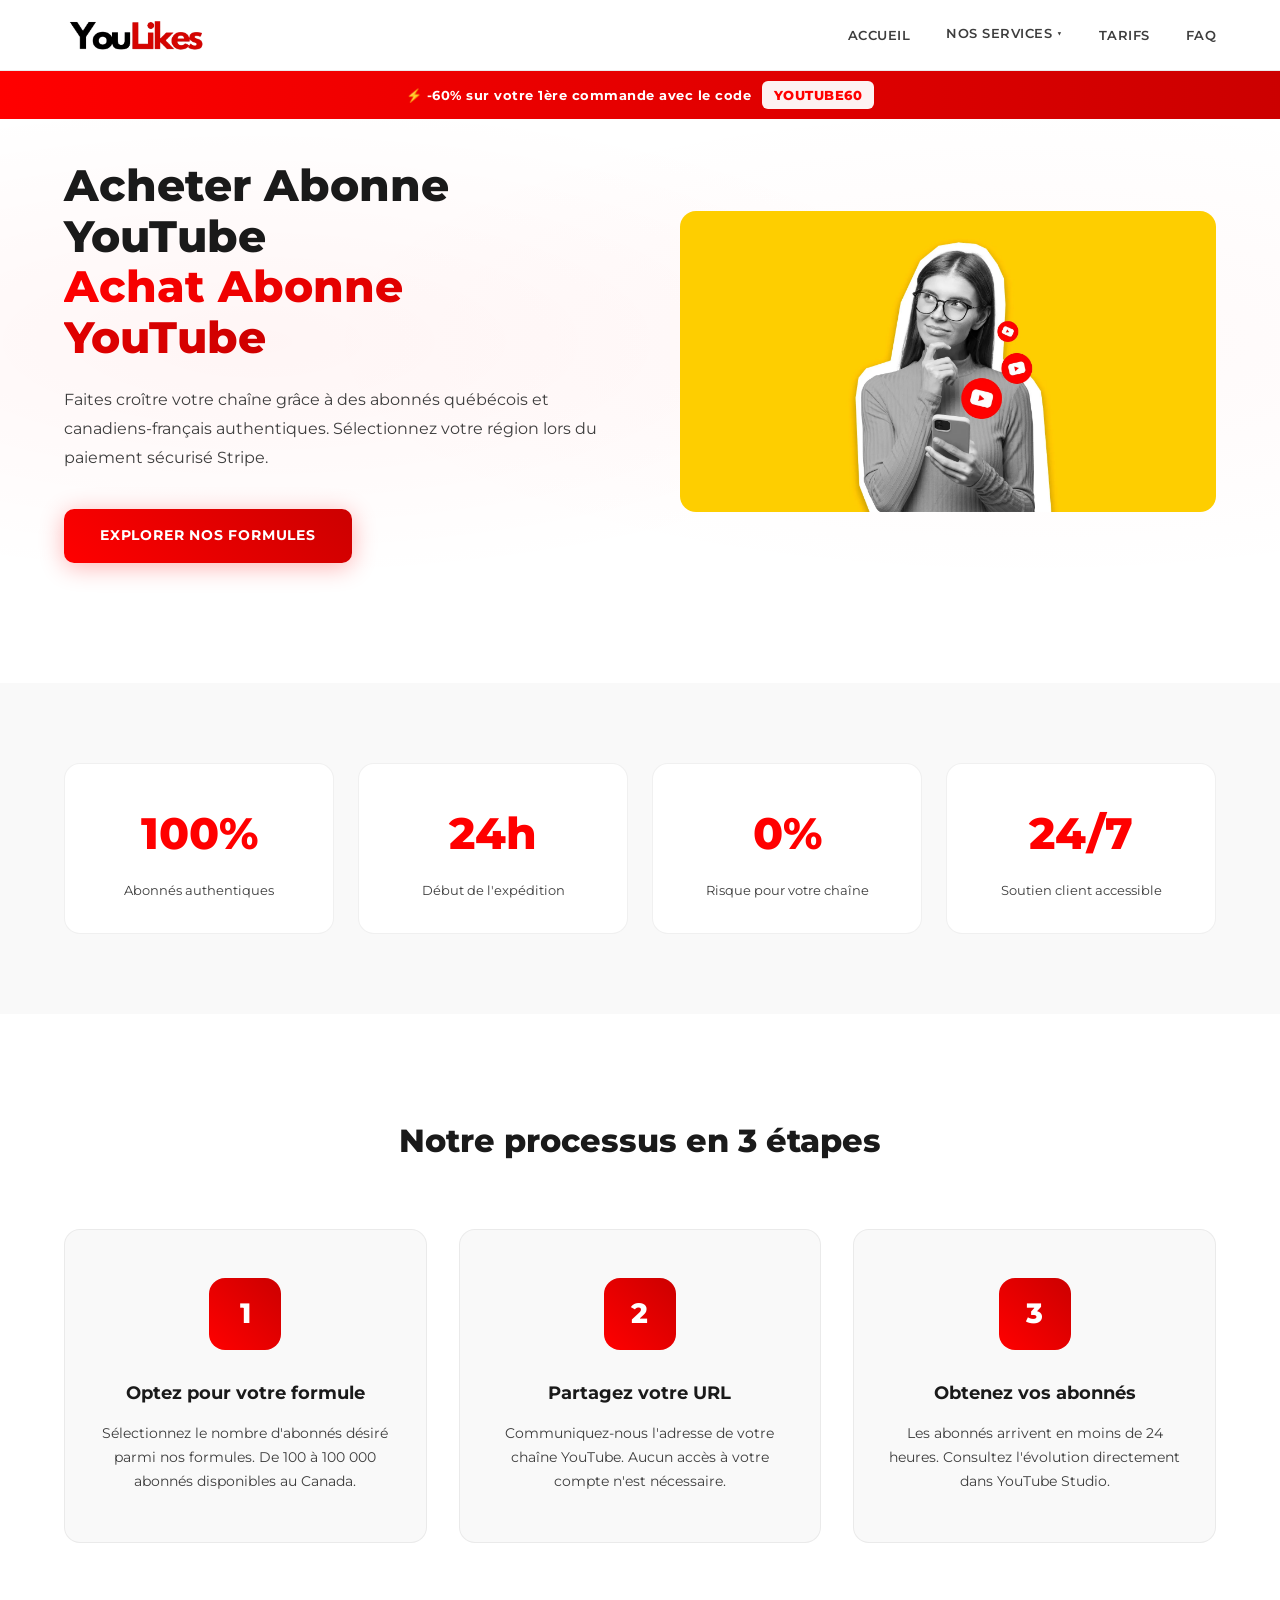
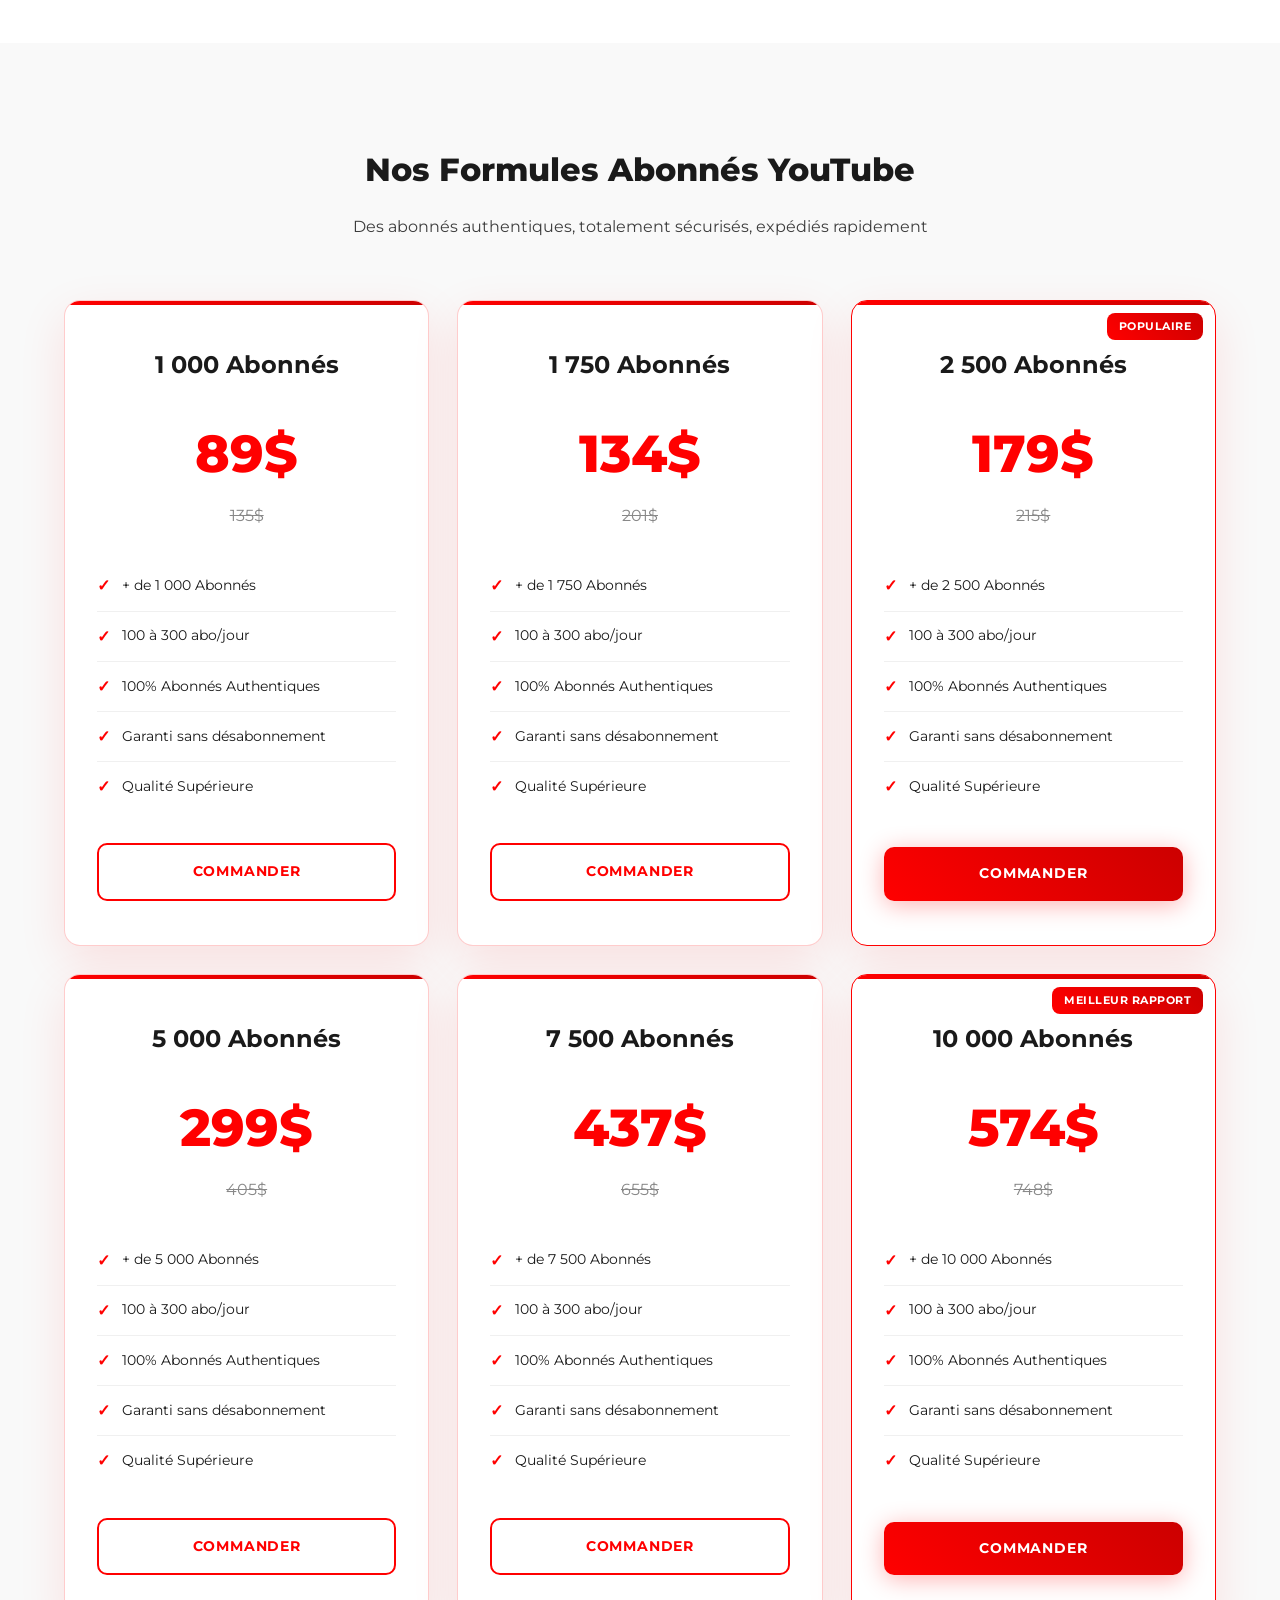
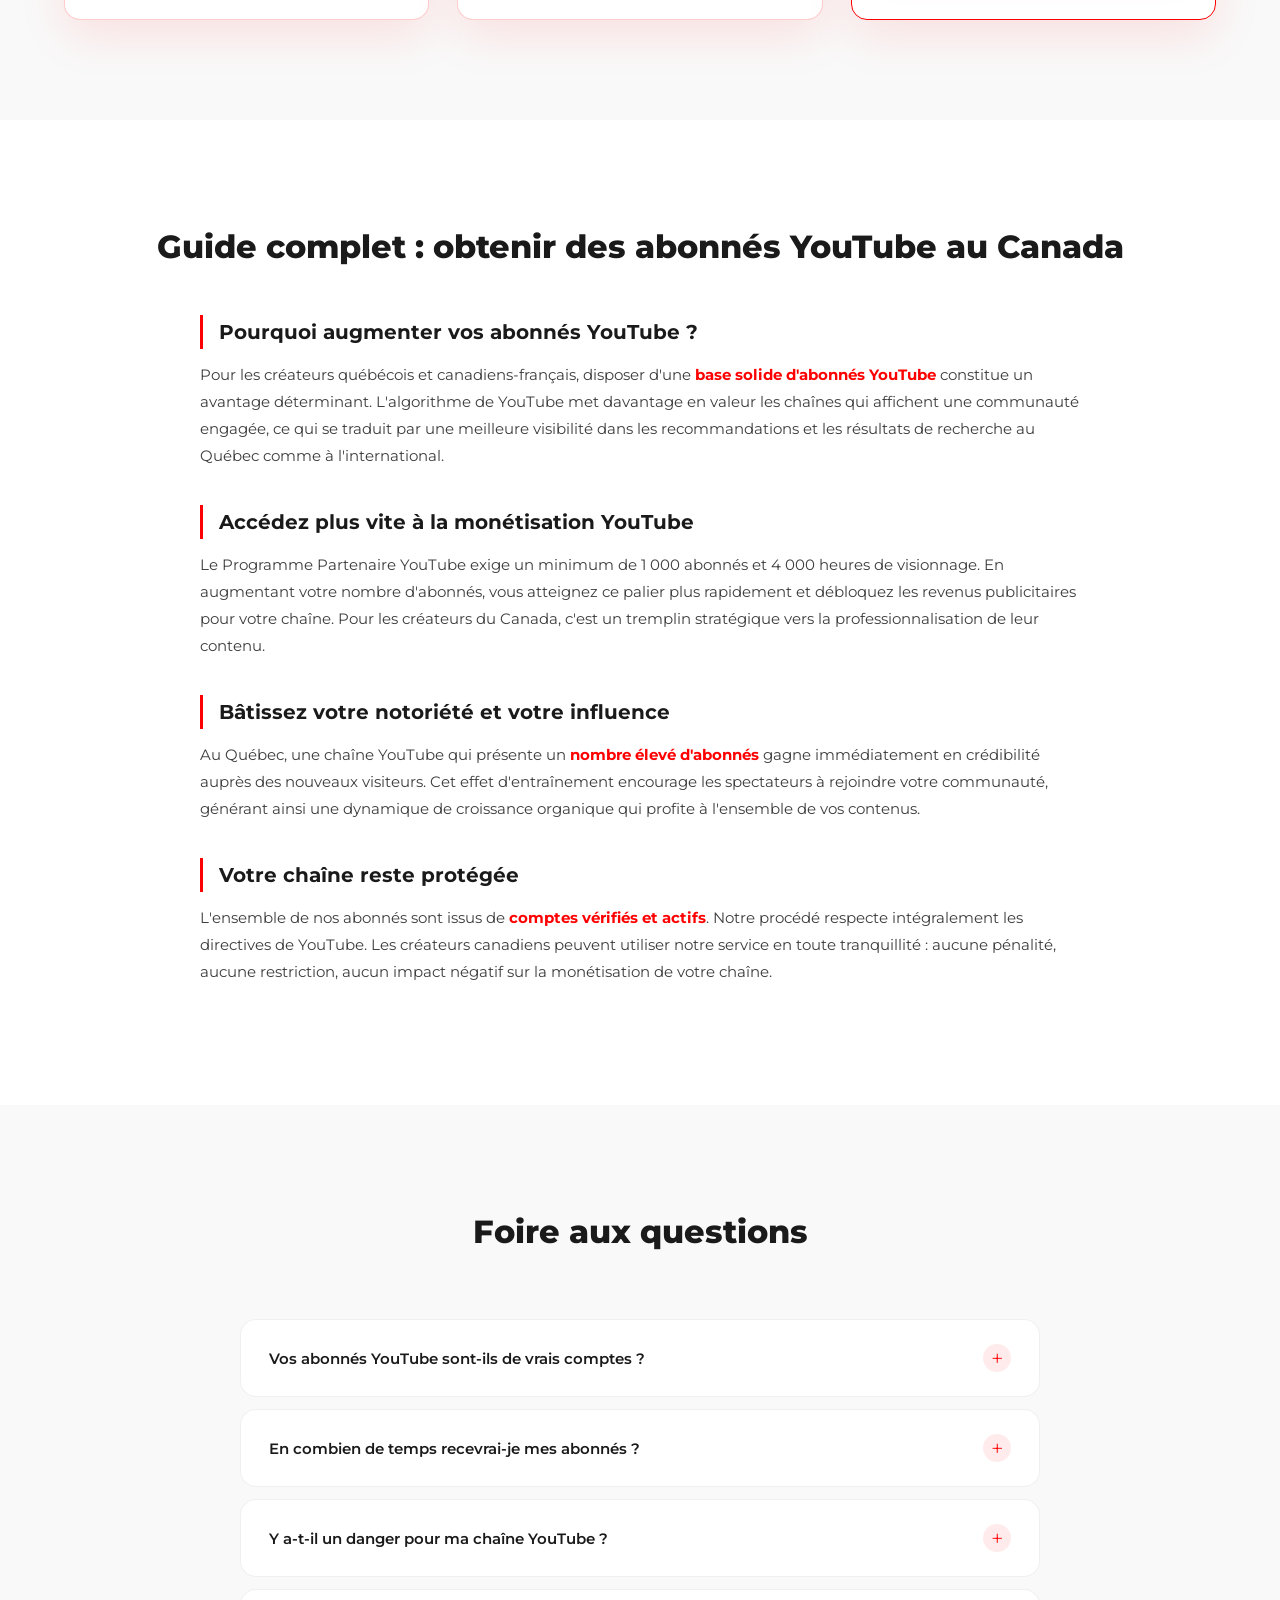
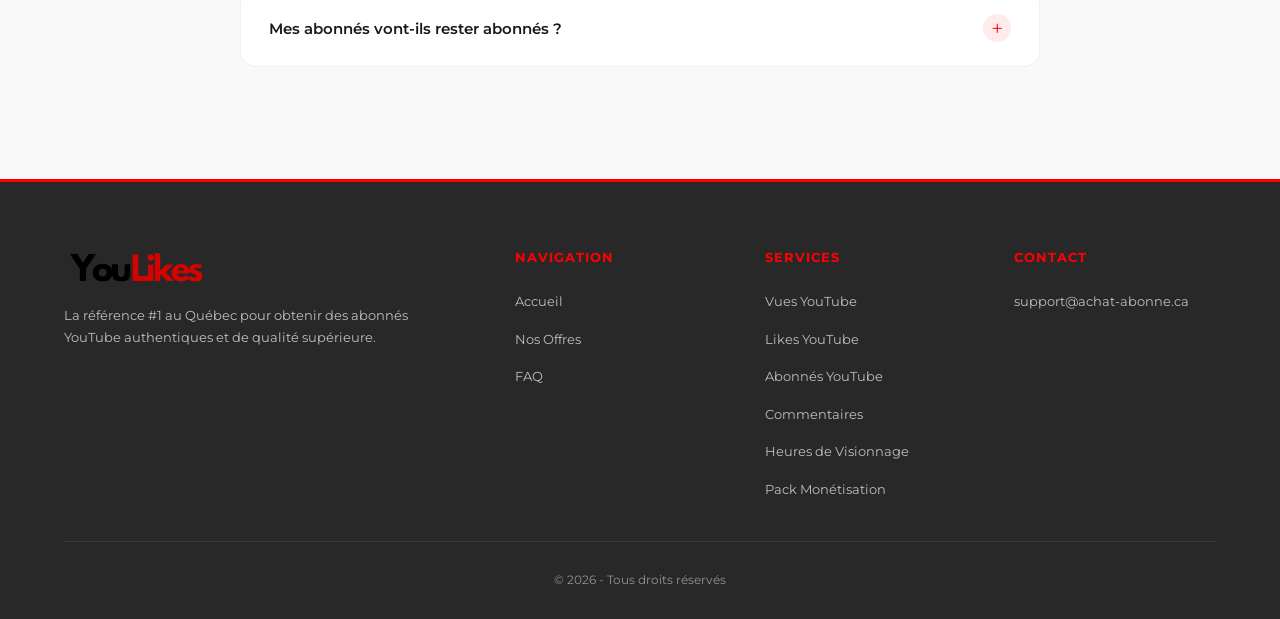
<file: acheter-abonne-youtube.html>
﻿<!DOCTYPE html>
<html lang="fr">
<head>
    <meta charset="UTF-8">
    <meta name="viewport" content="width=device-width, initial-scale=1.0">
    <meta name="robots" content="index, follow">
    <title>Acheter Abonne YouTube - Achat Abonne YouTube</title>
    <meta name="description" content="Procurez-vous des abonnes YouTube 100% authentiques et de qualite superieure. Developpez votre chaine avec des abonnes fiables, envoi rapide et securise. Des 89 dollars les 1000 abonnes.">
    <link rel="canonical" href="https://achat-abonne.ca/acheter-abonne-youtube.html"/>
    <link rel="alternate" hreflang="fr-CA" href="https://achat-abonne.ca/acheter-abonne-youtube.html"/>
    <link rel="alternate" hreflang="x-default" href="https://achat-abonne.ca/acheter-abonne-youtube.html"/>
    <meta property="og:type" content="website">
    <meta property="og:url" content="https://achat-abonne.ca/acheter-abonne-youtube.html">
    <meta property="og:title" content="Acheter des Abonn&eacute;s YouTube au Canada">
    <meta property="og:description" content="Procurez-vous des abonnes YouTube 100% authentiques et de qualite superieure. Developpez votre chaine avec des abonnes fiables, envoi rapide et securise. Des 89 dollars les 1000 abonnes.">
    <meta property="og:image" content="https://achat-abonne.ca/logo.png">
    <meta name="twitter:card" content="summary_large_image">
    <meta name="twitter:title" content="Acheter des Abonn&eacute;s YouTube au Canada">
    <meta name="twitter:description" content="Obtenez des abonnes youtube authentiques au Quebec et au Canada. Achat d abonnes youtube securise, qualite superieure. Meilleur site pour obtenir des abonnes youtube au Canada.">
    <meta name="twitter:image" content="https://achat-abonne.ca/logo.png">
    <link rel="preconnect" href="https://fonts.googleapis.com">
    <link rel="preconnect" href="https://fonts.gstatic.com" crossorigin>
    <link href="https://fonts.googleapis.com/css2?family=Montserrat:wght@400;500;600;700;800&display=swap" rel="stylesheet">
    <link rel="stylesheet" href="styles.css">
    <link rel="icon" type="image/x-icon" href="/favicon.ico">
    <link rel="apple-touch-icon" sizes="96x96" href="/logo/apple-icon-96x96.png">
    <link rel="icon" type="image/png" sizes="96x96" href="/logo/android-icon-96x96.png">
    <link rel="icon" type="image/png" sizes="32x32" href="/logo/android-icon-32x32.png">
    <meta name="msapplication-TileImage" content="/logo/ms-icon-96x96.png">
    <script type="application/ld+json">
    {
        "@context": "https://schema.org",
        "@graph": [
            {
                "@type": "FAQPage",
                "mainEntity": [
                    {
                        "@type": "Question",
                        "name": "Vos abonnes YouTube sont-ils de vrais comptes ?",
                        "acceptedAnswer": {
                            "@type": "Answer",
                            "text": "Absolument. Chaque abonne provient d'un compte YouTube verifie et actif. Notre service au Canada garantit des abonnes 100% authentiques, conformes aux regles de YouTube."
                        }
                    },
                    {
                        "@type": "Question",
                        "name": "En combien de temps recevrai-je mes abonnes ?",
                        "acceptedAnswer": {
                            "@type": "Answer",
                            "text": "L'expedition debute dans les 24 heures suivant votre commande au Quebec ou ailleurs au Canada. La duree totale varie selon la quantite : comptez 1 jour pour 100 abonnes et jusqu'a 30 jours pour 100 000 abonnes."
                        }
                    },
                    {
                        "@type": "Question",
                        "name": "Y a-t-il un danger pour ma chaine YouTube ?",
                        "acceptedAnswer": {
                            "@type": "Answer",
                            "text": "Aucun danger. Nos abonnes sont issus de comptes authentiques et actifs. Le procede que nous utilisons est naturel et securitaire. Votre chaine YouTube reste entierement protegee."
                        }
                    },
                    {
                        "@type": "Question",
                        "name": "Mes abonnes vont-ils rester abonnes ?",
                        "acceptedAnswer": {
                            "@type": "Answer",
                            "text": "Oui, nos abonnes sont de qualite superieure et demeurent abonnes a votre chaine sur le long terme. Si jamais une legere diminution survient, notre garantie couvre le remplacement au Canada."
                        }
                    }
                ]
            },
            {
                "@type": "Product",
                "name": "Obtenir des Abonnes YouTube au Canada",
                "description": "Obtenez des abonnes YouTube authentiques au Quebec et au Canada. Abonnes YouTube de qualite superieure a partir de 89 dollars. Service securise pour les createurs canadiens-francais. Formules de 1000 a 100000 abonnes YouTube. Meilleur site pour obtenir des abonnes YouTube au Canada et au Quebec.",
                "brand": {
                    "@type": "Brand",
                    "name": "Achat-Abonne.ca"
                },
                "image": "https://achat-abonne.ca/logo.png",
                "offers": {
                    "@type": "AggregateOffer",
                    "priceCurrency": "CAD",
                    "lowPrice": "89",
                    "highPrice": "574",
                    "offerCount": "6",
                    "availability": "https://schema.org/InStock"
                }
            },
            {
                "@type": "Organization",
                "name": "Achat Abonne YouTube",
                "url": "https://achat-abonne.ca",
                "hasOfferCatalog": {
                    "@type": "OfferCatalog",
                    "name": "Nos services",
                    "itemListElement": [
                        {
                            "@type": "Offer",
                            "itemOffered": {
                                "@type": "Service",
                                "name": "acheter abonne youtube",
                                "url": "https://achat-abonne.ca/acheter-abonne-youtube.html"
                            }
                        }
                    ]
                }
            },
            {
                "@type": "ItemList",
                "name": "Offres",
                "itemListElement": [
                    {
                        "@type": "ListItem",
                        "position": 1,
                        "item": {
                            "@type": "Product",
                            "image": "https://achat-abonne.ca/logo.png",
                            "brand": {
                                "@type": "Brand",
                                "name": "Achat Abonne YouTube"
                            },
                            "name": "1 000 Abonnés",
                            "description": "Pack 1 000 Abonnés.",
                            "offers": {
                                "@type": "Offer",
                                "availability": "https://schema.org/InStock",
                                "price": "89",
                                "priceCurrency": "CAD"
                            }
                        }
                    },
                    {
                        "@type": "ListItem",
                        "position": 2,
                        "item": {
                            "@type": "Product",
                            "image": "https://achat-abonne.ca/logo.png",
                            "brand": {
                                "@type": "Brand",
                                "name": "Achat Abonne YouTube"
                            },
                            "name": "1 750 Abonnés",
                            "description": "Pack 1 750 Abonnés.",
                            "offers": {
                                "@type": "Offer",
                                "availability": "https://schema.org/InStock",
                                "price": "134",
                                "priceCurrency": "CAD"
                            }
                        }
                    },
                    {
                        "@type": "ListItem",
                        "position": 3,
                        "item": {
                            "@type": "Product",
                            "image": "https://achat-abonne.ca/logo.png",
                            "brand": {
                                "@type": "Brand",
                                "name": "Achat Abonne YouTube"
                            },
                            "name": "2 500 Abonnés",
                            "description": "Pack 2 500 Abonnés.",
                            "offers": {
                                "@type": "Offer",
                                "availability": "https://schema.org/InStock",
                                "price": "179",
                                "priceCurrency": "CAD"
                            }
                        }
                    },
                    {
                        "@type": "ListItem",
                        "position": 4,
                        "item": {
                            "@type": "Product",
                            "image": "https://achat-abonne.ca/logo.png",
                            "brand": {
                                "@type": "Brand",
                                "name": "Achat Abonne YouTube"
                            },
                            "name": "5 000 Abonnés",
                            "description": "Pack 5 000 Abonnés.",
                            "offers": {
                                "@type": "Offer",
                                "availability": "https://schema.org/InStock",
                                "price": "299",
                                "priceCurrency": "CAD"
                            }
                        }
                    },
                    {
                        "@type": "ListItem",
                        "position": 5,
                        "item": {
                            "@type": "Product",
                            "image": "https://achat-abonne.ca/logo.png",
                            "brand": {
                                "@type": "Brand",
                                "name": "Achat Abonne YouTube"
                            },
                            "name": "7 500 Abonnés",
                            "description": "Pack 7 500 Abonnés.",
                            "offers": {
                                "@type": "Offer",
                                "availability": "https://schema.org/InStock",
                                "price": "437",
                                "priceCurrency": "CAD"
                            }
                        }
                    },
                    {
                        "@type": "ListItem",
                        "position": 6,
                        "item": {
                            "@type": "Product",
                            "image": "https://achat-abonne.ca/logo.png",
                            "brand": {
                                "@type": "Brand",
                                "name": "Achat Abonne YouTube"
                            },
                            "name": "10 000 Abonnés",
                            "description": "Pack 10 000 Abonnés.",
                            "offers": {
                                "@type": "Offer",
                                "availability": "https://schema.org/InStock",
                                "price": "574",
                                "priceCurrency": "CAD"
                            }
                        }
                    }
                ]
            }
        ]
    }
    </script>
</head>
<body>
    <header class="header">
        <div class="container">
            <a href="https://achat-abonne.ca/" class="logo" title="Acheter Vues YouTube">
                <img src="logo.png" alt="Achat-Abonne.ca" title="Achat-Abonne.ca" class="logo-img" width="200" height="200">
            </a>
            <nav class="nav">
                <ul class="nav-list">
                    <li><a href="https://achat-abonne.ca/" class="nav-link" title="Accueil">Accueil</a></li>
                    <li class="nav-item dropdown">
                        <a href="#" class="nav-link" title="Nos Services">Nos Services <span class="dropdown-arrow">&#9660;</span></a>
                        <div class="dropdown-menu">
                            <a href="https://achat-abonne.ca/" title="acheter vues youtube">Vues YouTube</a>
                            <a href="https://achat-abonne.ca/acheter-des-likes-youtube.html" title="acheter des likes youtube">Likes YouTube</a>
                            <a href="https://achat-abonne.ca/acheter-abonne-youtube.html" title="acheter abonne youtube">Abonn&eacute;s YouTube</a>
                            <a href="https://achat-abonne.ca/acheter-commentaires-youtube.html" title="achat commentaire youtube">Commentaires</a>
                            <a href="https://achat-abonne.ca/acheter-heures-visionnage-youtube.html" title="heure de visionnage youtube">Heures de Visionnage</a>
                            <a href="https://achat-abonne.ca/monetisation-youtube.html" title="monetiser chaine youtube">Pack Mon&eacute;tisation</a>
                        </div>
                    </li>
                    <li><a href="#offres" class="nav-link" title="Tarifs">Tarifs</a></li>
                    <li><a href="#faq" class="nav-link" title="FAQ">FAQ</a></li>
                </ul>
            </nav>
            <button class="menu-toggle" aria-label="Menu">
                <span></span>
                <span></span>
                <span></span>
            </button>
        </div>
    </header>
    <div class="promo-bar">&#x26A1; -60% sur votre 1&egrave;re commande avec le code <span class="promo-code">YOUTUBE60</span></div>

    <section id="accueil" class="hero">
        <div class="container">
            <div class="hero-content">
                <h1>Acheter Abonne YouTube<br><span class="highlight">Achat Abonne YouTube</span></h1>
                <p class="hero-subtitle">Faites cro&icirc;tre votre cha&icirc;ne gr&acirc;ce &agrave; des abonn&eacute;s qu&eacute;b&eacute;cois et canadiens-fran&ccedil;ais authentiques. S&eacute;lectionnez votre r&eacute;gion lors du paiement s&eacute;curis&eacute; Stripe.</p>
                <a href="#offres" class="btn btn-primary" title="achat abonnes youtube">Explorer nos formules</a>
            </div>
            <div class="hero-image">
                <img src="Que-es-YouTube.webp" alt="achat d abonnes youtube" title="meilleur site pour acheter des abonnes youtube" class="hero-img" loading="eager" width="1400" height="787">
            </div>
        </div>
    </section>

    <section class="stats">
        <div class="container">
            <div class="stat-card">
                <div class="stat-number" data-target="0" data-static="100%">100%</div>
                <p>Abonn&eacute;s authentiques</p>
            </div>
            <div class="stat-card">
                <div class="stat-number" data-target="0" data-static="24h">24h</div>
                <p>D&eacute;but de l'exp&eacute;dition</p>
            </div>
            <div class="stat-card">
                <div class="stat-number" data-target="0" data-static="0%">0%</div>
                <p>Risque pour votre cha&icirc;ne</p>
            </div>
            <div class="stat-card">
                <div class="stat-number" data-target="0" data-static="24/7">24/7</div>
                <p>Soutien client accessible</p>
            </div>
        </div>
    </section>

    <section class="how-it-works">
        <div class="container">
            <h2 class="section-title">Notre processus en 3 &eacute;tapes</h2>
            <div class="steps">
                <div class="step">
                    <div class="step-icon">
                        <span>1</span>
                    </div>
                    <h3>Optez pour votre formule</h3>
                    <p>S&eacute;lectionnez le nombre d'abonn&eacute;s d&eacute;sir&eacute; parmi nos formules. De 100 &agrave; 100 000 abonn&eacute;s disponibles au Canada.</p>
                </div>
                <div class="step">
                    <div class="step-icon">
                        <span>2</span>
                    </div>
                    <h3>Partagez votre URL</h3>
                    <p>Communiquez-nous l'adresse de votre cha&icirc;ne YouTube. Aucun acc&egrave;s &agrave; votre compte n'est n&eacute;cessaire.</p>
                </div>
                <div class="step">
                    <div class="step-icon">
                        <span>3</span>
                    </div>
                    <h3>Obtenez vos abonn&eacute;s</h3>
                    <p>Les abonn&eacute;s arrivent en moins de 24 heures. Consultez l'&eacute;volution directement dans YouTube Studio.</p>
                </div>
            </div>
        </div>
    </section>

    <section id="offres" class="pricing">
        <div class="container">
            <h2 class="section-title">Nos Formules Abonn&eacute;s YouTube</h2>
            <p class="section-subtitle">Des abonn&eacute;s authentiques, totalement s&eacute;curis&eacute;s, exp&eacute;di&eacute;s rapidement</p>
            <div class="pricing-cards" style="grid-template-columns: repeat(3, 1fr);">

                <div class="pricing-card">
                    <div class="pricing-header">
                        <h3>1 000 Abonn&eacute;s</h3>
                    </div>
                    <div class="pricing-price">
                        <span class="price">89$</span>
                        <span class="old-price">135$</span>
                    </div>
                    <ul class="pricing-features">
                        <li><span class="check">&#10003;</span> + de 1 000 Abonn&eacute;s</li>
                        <li><span class="check">&#10003;</span> 100 &agrave; 300 abo/jour</li>
                        <li><span class="check">&#10003;</span> 100% Abonn&eacute;s Authentiques</li>
                        <li><span class="check">&#10003;</span> Garanti sans d&eacute;sabonnement</li>
                        <li><span class="check">&#10003;</span> Qualit&eacute; Sup&eacute;rieure</li>
                    </ul>
                    <a href="https://buy.stripe.com/7sY8wPfJU8WL1mm6XW6Na1J" class="btn btn-outline" title="Commander 1000 abonn&eacute;s" rel="noopener" target="_blank">Commander</a>
                </div>

                <div class="pricing-card">
                    <div class="pricing-header">
                        <h3>1 750 Abonn&eacute;s</h3>
                    </div>
                    <div class="pricing-price">
                        <span class="price">134$</span>
                        <span class="old-price">201$</span>
                    </div>
                    <ul class="pricing-features">
                        <li><span class="check">&#10003;</span> + de 1 750 Abonn&eacute;s</li>
                        <li><span class="check">&#10003;</span> 100 &agrave; 300 abo/jour</li>
                        <li><span class="check">&#10003;</span> 100% Abonn&eacute;s Authentiques</li>
                        <li><span class="check">&#10003;</span> Garanti sans d&eacute;sabonnement</li>
                        <li><span class="check">&#10003;</span> Qualit&eacute; Sup&eacute;rieure</li>
                    </ul>
                    <a href="https://buy.stripe.com/3cI3cvdBM5Kze984PO6Na1K" class="btn btn-outline" title="Commander 1750 abonn&eacute;s" rel="noopener" target="_blank">Commander</a>
                </div>

                <div class="pricing-card featured">
                    <div class="pricing-badge">Populaire</div>
                    <div class="pricing-header">
                        <h3>2 500 Abonn&eacute;s</h3>
                    </div>
                    <div class="pricing-price">
                        <span class="price">179$</span>
                        <span class="old-price">215$</span>
                    </div>
                    <ul class="pricing-features">
                        <li><span class="check">&#10003;</span> + de 2 500 Abonn&eacute;s</li>
                        <li><span class="check">&#10003;</span> 100 &agrave; 300 abo/jour</li>
                        <li><span class="check">&#10003;</span> 100% Abonn&eacute;s Authentiques</li>
                        <li><span class="check">&#10003;</span> Garanti sans d&eacute;sabonnement</li>
                        <li><span class="check">&#10003;</span> Qualit&eacute; Sup&eacute;rieure</li>
                    </ul>
                    <a href="https://buy.stripe.com/5kQ14napA0qf1mmfus6Na1L" class="btn btn-primary" title="Commander 2500 abonn&eacute;s" rel="noopener" target="_blank">Commander</a>
                </div>

                <div class="pricing-card">
                    <div class="pricing-header">
                        <h3>5 000 Abonn&eacute;s</h3>
                    </div>
                    <div class="pricing-price">
                        <span class="price">299$</span>
                        <span class="old-price">405$</span>
                    </div>
                    <ul class="pricing-features">
                        <li><span class="check">&#10003;</span> + de 5 000 Abonn&eacute;s</li>
                        <li><span class="check">&#10003;</span> 100 &agrave; 300 abo/jour</li>
                        <li><span class="check">&#10003;</span> 100% Abonn&eacute;s Authentiques</li>
                        <li><span class="check">&#10003;</span> Garanti sans d&eacute;sabonnement</li>
                        <li><span class="check">&#10003;</span> Qualit&eacute; Sup&eacute;rieure</li>
                    </ul>
                    <a href="https://buy.stripe.com/14AfZh1T41uj0iibec6Na1M" class="btn btn-outline" title="Commander 5000 abonn&eacute;s" rel="noopener" target="_blank">Commander</a>
                </div>

                <div class="pricing-card">
                    <div class="pricing-header">
                        <h3>7 500 Abonn&eacute;s</h3>
                    </div>
                    <div class="pricing-price">
                        <span class="price">437$</span>
                        <span class="old-price">655$</span>
                    </div>
                    <ul class="pricing-features">
                        <li><span class="check">&#10003;</span> + de 7 500 Abonn&eacute;s</li>
                        <li><span class="check">&#10003;</span> 100 &agrave; 300 abo/jour</li>
                        <li><span class="check">&#10003;</span> 100% Abonn&eacute;s Authentiques</li>
                        <li><span class="check">&#10003;</span> Garanti sans d&eacute;sabonnement</li>
                        <li><span class="check">&#10003;</span> Qualit&eacute; Sup&eacute;rieure</li>
                    </ul>
                    <a href="https://buy.stripe.com/cNi4gzgNYdd1d542HG6Na1N" class="btn btn-outline" title="Commander 7500 abonn&eacute;s" rel="noopener" target="_blank">Commander</a>
                </div>

                <div class="pricing-card featured">
                    <div class="pricing-badge">Meilleur rapport</div>
                    <div class="pricing-header">
                        <h3>10 000 Abonn&eacute;s</h3>
                    </div>
                    <div class="pricing-price">
                        <span class="price">574$</span>
                        <span class="old-price">748$</span>
                    </div>
                    <ul class="pricing-features">
                        <li><span class="check">&#10003;</span> + de 10 000 Abonn&eacute;s</li>
                        <li><span class="check">&#10003;</span> 100 &agrave; 300 abo/jour</li>
                        <li><span class="check">&#10003;</span> 100% Abonn&eacute;s Authentiques</li>
                        <li><span class="check">&#10003;</span> Garanti sans d&eacute;sabonnement</li>
                        <li><span class="check">&#10003;</span> Qualit&eacute; Sup&eacute;rieure</li>
                    </ul>
                    <a href="https://buy.stripe.com/5kQ9AT55g3Crd54bec6Na1O" class="btn btn-primary" title="Commander 10000 abonn&eacute;s" rel="noopener" target="_blank">Commander</a>
                </div>

            </div>
        </div>
    </section>

    <section class="seo-content">
        <div class="container">
            <h2 class="section-title">Guide complet : obtenir des abonn&eacute;s YouTube au Canada</h2>
            <div class="seo-text">
                <h3>Pourquoi augmenter vos abonn&eacute;s YouTube ?</h3>
                <p>Pour les cr&eacute;ateurs qu&eacute;b&eacute;cois et canadiens-fran&ccedil;ais, disposer d'une <strong>base solide d'abonn&eacute;s YouTube</strong> constitue un avantage d&eacute;terminant. L'algorithme de YouTube met davantage en valeur les cha&icirc;nes qui affichent une communaut&eacute; engag&eacute;e, ce qui se traduit par une meilleure visibilit&eacute; dans les recommandations et les r&eacute;sultats de recherche au Qu&eacute;bec comme &agrave; l'international.</p>

                <h3>Acc&eacute;dez plus vite &agrave; la mon&eacute;tisation YouTube</h3>
                <p>Le Programme Partenaire YouTube exige un minimum de 1 000 abonn&eacute;s et 4 000 heures de visionnage. En augmentant votre nombre d'abonn&eacute;s, vous atteignez ce palier plus rapidement et d&eacute;bloquez les revenus publicitaires pour votre cha&icirc;ne. Pour les cr&eacute;ateurs du Canada, c'est un tremplin strat&eacute;gique vers la professionnalisation de leur contenu.</p>

                <h3>B&acirc;tissez votre notori&eacute;t&eacute; et votre influence</h3>
                <p>Au Qu&eacute;bec, une cha&icirc;ne YouTube qui pr&eacute;sente un <strong>nombre &eacute;lev&eacute; d'abonn&eacute;s</strong> gagne imm&eacute;diatement en cr&eacute;dibilit&eacute; aupr&egrave;s des nouveaux visiteurs. Cet effet d'entra&icirc;nement encourage les spectateurs &agrave; rejoindre votre communaut&eacute;, g&eacute;n&eacute;rant ainsi une dynamique de croissance organique qui profite &agrave; l'ensemble de vos contenus.</p>

                <h3>Votre cha&icirc;ne reste prot&eacute;g&eacute;e</h3>
                <p>L'ensemble de nos abonn&eacute;s sont issus de <strong>comptes v&eacute;rifi&eacute;s et actifs</strong>. Notre proc&eacute;d&eacute; respecte int&eacute;gralement les directives de YouTube. Les cr&eacute;ateurs canadiens peuvent utiliser notre service en toute tranquillit&eacute; : aucune p&eacute;nalit&eacute;, aucune restriction, aucun impact n&eacute;gatif sur la mon&eacute;tisation de votre cha&icirc;ne.</p>
            </div>
        </div>
    </section>

    <section id="faq" class="faq">
        <div class="container">
            <h2 class="section-title">Foire aux questions</h2>
            <div class="faq-list">
                <div class="faq-item">
                    <button class="faq-question">
                        <span>Vos abonn&eacute;s YouTube sont-ils de vrais comptes ?</span>
                        <span class="faq-icon">+</span>
                    </button>
                    <div class="faq-answer">
                        <p>Absolument. Chaque abonn&eacute; provient d'un compte YouTube v&eacute;rifi&eacute; et actif. Notre service au Canada garantit des abonn&eacute;s 100% authentiques, conformes aux r&egrave;gles de YouTube.</p>
                    </div>
                </div>
                <div class="faq-item">
                    <button class="faq-question">
                        <span>En combien de temps recevrai-je mes abonn&eacute;s ?</span>
                        <span class="faq-icon">+</span>
                    </button>
                    <div class="faq-answer">
                        <p>L'exp&eacute;dition d&eacute;bute dans les 24 heures suivant votre commande. La dur&eacute;e totale varie selon la quantit&eacute; : comptez 1 &agrave; 2 jours pour 100 abonn&eacute;s et jusqu'&agrave; 30 jours pour 100 000 abonn&eacute;s.</p>
                    </div>
                </div>
                <div class="faq-item">
                    <button class="faq-question">
                        <span>Y a-t-il un danger pour ma cha&icirc;ne YouTube ?</span>
                        <span class="faq-icon">+</span>
                    </button>
                    <div class="faq-answer">
                        <p>Aucun danger. Nos abonn&eacute;s sont issus de comptes authentiques et actifs. Le proc&eacute;d&eacute; que nous utilisons est naturel et s&eacute;curitaire. Votre cha&icirc;ne YouTube reste enti&egrave;rement prot&eacute;g&eacute;e.</p>
                    </div>
                </div>
                <div class="faq-item">
                    <button class="faq-question">
                        <span>Mes abonn&eacute;s vont-ils rester abonn&eacute;s ?</span>
                        <span class="faq-icon">+</span>
                    </button>
                    <div class="faq-answer">
                        <p>Oui, nos abonn&eacute;s sont de qualit&eacute; sup&eacute;rieure et demeurent abonn&eacute;s &agrave; votre cha&icirc;ne sur le long terme. Si jamais une l&eacute;g&egrave;re diminution survient, notre garantie couvre le remplacement.</p>
                    </div>
                </div>
            </div>
        </div>
    </section>

    <footer class="footer">
        <div class="container">
            <div class="footer-content">
                <div class="footer-brand">
                    <a href="https://achat-abonne.ca/" class="logo" title="Acheter Vues YouTube">
                        <img src="logo.png" alt="Achat-Abonne.ca" title="Achat-Abonne.ca" class="logo-img" width="200" height="200">
                    </a>
                    <p>La r&eacute;f&eacute;rence #1 au Qu&eacute;bec pour obtenir des abonn&eacute;s YouTube authentiques et de qualit&eacute; sup&eacute;rieure.</p>
                </div>
                <div class="footer-links">
                    <h4>Navigation</h4>
                    <ul>
                        <li><a href="https://achat-abonne.ca/" title="Accueil">Accueil</a></li>
                        <li><a href="#offres" title="Nos Offres">Nos Offres</a></li>
                        <li><a href="#faq" title="FAQ">FAQ</a></li>
                    </ul>
                </div>
                <div class="footer-links">
                    <h4>Services</h4>
                    <ul>
                        <li><a href="https://achat-abonne.ca/" title="vue youtube prix">Vues YouTube</a></li>
                        <li><a href="https://achat-abonne.ca/acheter-des-likes-youtube.html" title="acheter likes youtube">Likes YouTube</a></li>
                        <li><a href="https://achat-abonne.ca/acheter-abonne-youtube.html" title="acheter des abonnes youtube">Abonn&eacute;s YouTube</a></li>
                        <li><a href="https://achat-abonne.ca/acheter-commentaires-youtube.html" title="acheter commentaire youtube">Commentaires</a></li>
                        <li><a href="https://achat-abonne.ca/acheter-heures-visionnage-youtube.html" title="4000 h de visionnage youtube">Heures de Visionnage</a></li>
                        <li><a href="https://achat-abonne.ca/monetisation-youtube.html" title="monetiser sa chaine youtube">Pack Mon&eacute;tisation</a></li>
                    </ul>
                </div>
                <div class="footer-links">
                    <h4>Contact</h4>
                    <ul>
                        <li><a href="mailto:support@achat-abonne.ca" title="support@achat-abonne.ca">support@achat-abonne.ca</a></li>
                    </ul>
                </div>
            </div>
            <div class="footer-bottom">
                <p>&copy; 2026 - Tous droits r&eacute;serv&eacute;s</p>
            </div>
        </div>
    </footer>

    <script>
        document.addEventListener('DOMContentLoaded', function() {

            const menuToggle = document.querySelector('.menu-toggle');
            const nav = document.querySelector('.nav');

            if (menuToggle && nav) {
                menuToggle.addEventListener('click', function(e) {
                    e.stopPropagation();
                    nav.classList.toggle('active');
                    menuToggle.classList.toggle('active');
                });

                document.addEventListener('click', function(e) {
                    if (!nav.contains(e.target) && !menuToggle.contains(e.target)) {
                        nav.classList.remove('active');
                        menuToggle.classList.remove('active');
                        document.querySelectorAll('.nav-item.dropdown').forEach(d => d.classList.remove('active'));
                    }
                });

                const navLinks = document.querySelectorAll('.nav-link:not(.nav-item.dropdown > .nav-link)');
                navLinks.forEach(link => {
                    link.addEventListener('click', function() {
                        nav.classList.remove('active');
                        menuToggle.classList.remove('active');
                    });
                });
            }

            const dropdowns = document.querySelectorAll('.nav-item.dropdown');
            dropdowns.forEach(dropdown => {
                const dropdownLink = dropdown.querySelector('.nav-link');
                dropdownLink.addEventListener('click', function(e) {
                    if (window.innerWidth <= 768) {
                        e.preventDefault();
                        dropdown.classList.toggle('active');
                    }
                });
            });

            const dropdownMenuLinks = document.querySelectorAll('.dropdown-menu a');
            dropdownMenuLinks.forEach(link => {
                link.addEventListener('click', function() {
                    if (window.innerWidth <= 768) {
                        const nav = document.querySelector('.nav');
                        const menuToggle = document.querySelector('.menu-toggle');
                        nav.classList.remove('active');
                        menuToggle.classList.remove('active');
                        document.querySelectorAll('.nav-item.dropdown').forEach(d => d.classList.remove('active'));
                    }
                });
            });

            const anchorLinks = document.querySelectorAll('a[href^="#"]');
            anchorLinks.forEach(link => {
                link.addEventListener('click', function(e) {
                    e.preventDefault();
                    const targetId = this.getAttribute('href');
                    const targetElement = document.querySelector(targetId);
                    if (targetElement) {
                        const headerHeight = document.querySelector('.header').offsetHeight;
                        const targetPosition = targetElement.offsetTop - headerHeight;
                        window.scrollTo({ top: targetPosition, behavior: 'smooth' });
                    }
                });
            });

            const faqItems = document.querySelectorAll('.faq-item');
            faqItems.forEach(item => {
                const question = item.querySelector('.faq-question');
                question.addEventListener('click', function() {
                    faqItems.forEach(otherItem => {
                        if (otherItem !== item && otherItem.classList.contains('active')) {
                            otherItem.classList.remove('active');
                        }
                    });
                    item.classList.toggle('active');
                });
            });

            const animateElements = document.querySelectorAll('.stat-card, .step, .pricing-card, .faq-item');
            const observerOptions = { threshold: 0.1, rootMargin: '0px 0px -50px 0px' };
            const observer = new IntersectionObserver(function(entries) {
                entries.forEach(entry => {
                    if (entry.isIntersecting) {
                        entry.target.style.opacity = '1';
                        entry.target.style.transform = 'translateY(0)';
                    }
                });
            }, observerOptions);

            animateElements.forEach(element => {
                element.style.opacity = '0';
                element.style.transform = 'translateY(30px)';
                element.style.transition = 'opacity 0.6s ease, transform 0.6s ease';
                observer.observe(element);
            });

            const statNumbers = document.querySelectorAll('.stat-number');
            let animated = false;
            function animateCounters() {
                if (animated) return;
                statNumbers.forEach(stat => {
                    const staticText = stat.getAttribute('data-static');
                    if (staticText) { stat.textContent = staticText; return; }
                    const target = parseInt(stat.getAttribute('data-target') || stat.textContent);
                    const suffix = stat.getAttribute('data-suffix') || '%';
                    if (isNaN(target) || target <= 0) return;
                    let current = 0;
                    const increment = target / 50;
                    const duration = 2000;
                    const stepTime = duration / 50;
                    const counter = setInterval(() => {
                        current += increment;
                        if (current >= target) { stat.textContent = target + suffix; clearInterval(counter); }
                        else { stat.textContent = Math.floor(current) + suffix; }
                    }, stepTime);
                });
                animated = true;
            }
            const statsSection = document.querySelector('.stats');
            if (statsSection) {
                const statsObserver = new IntersectionObserver((entries) => {
                    entries.forEach(entry => { if (entry.isIntersecting) { animateCounters(); } });
                }, { threshold: 0.5 });
                statsObserver.observe(statsSection);
            }

        });
    </script>
</body>
</html>
</file>
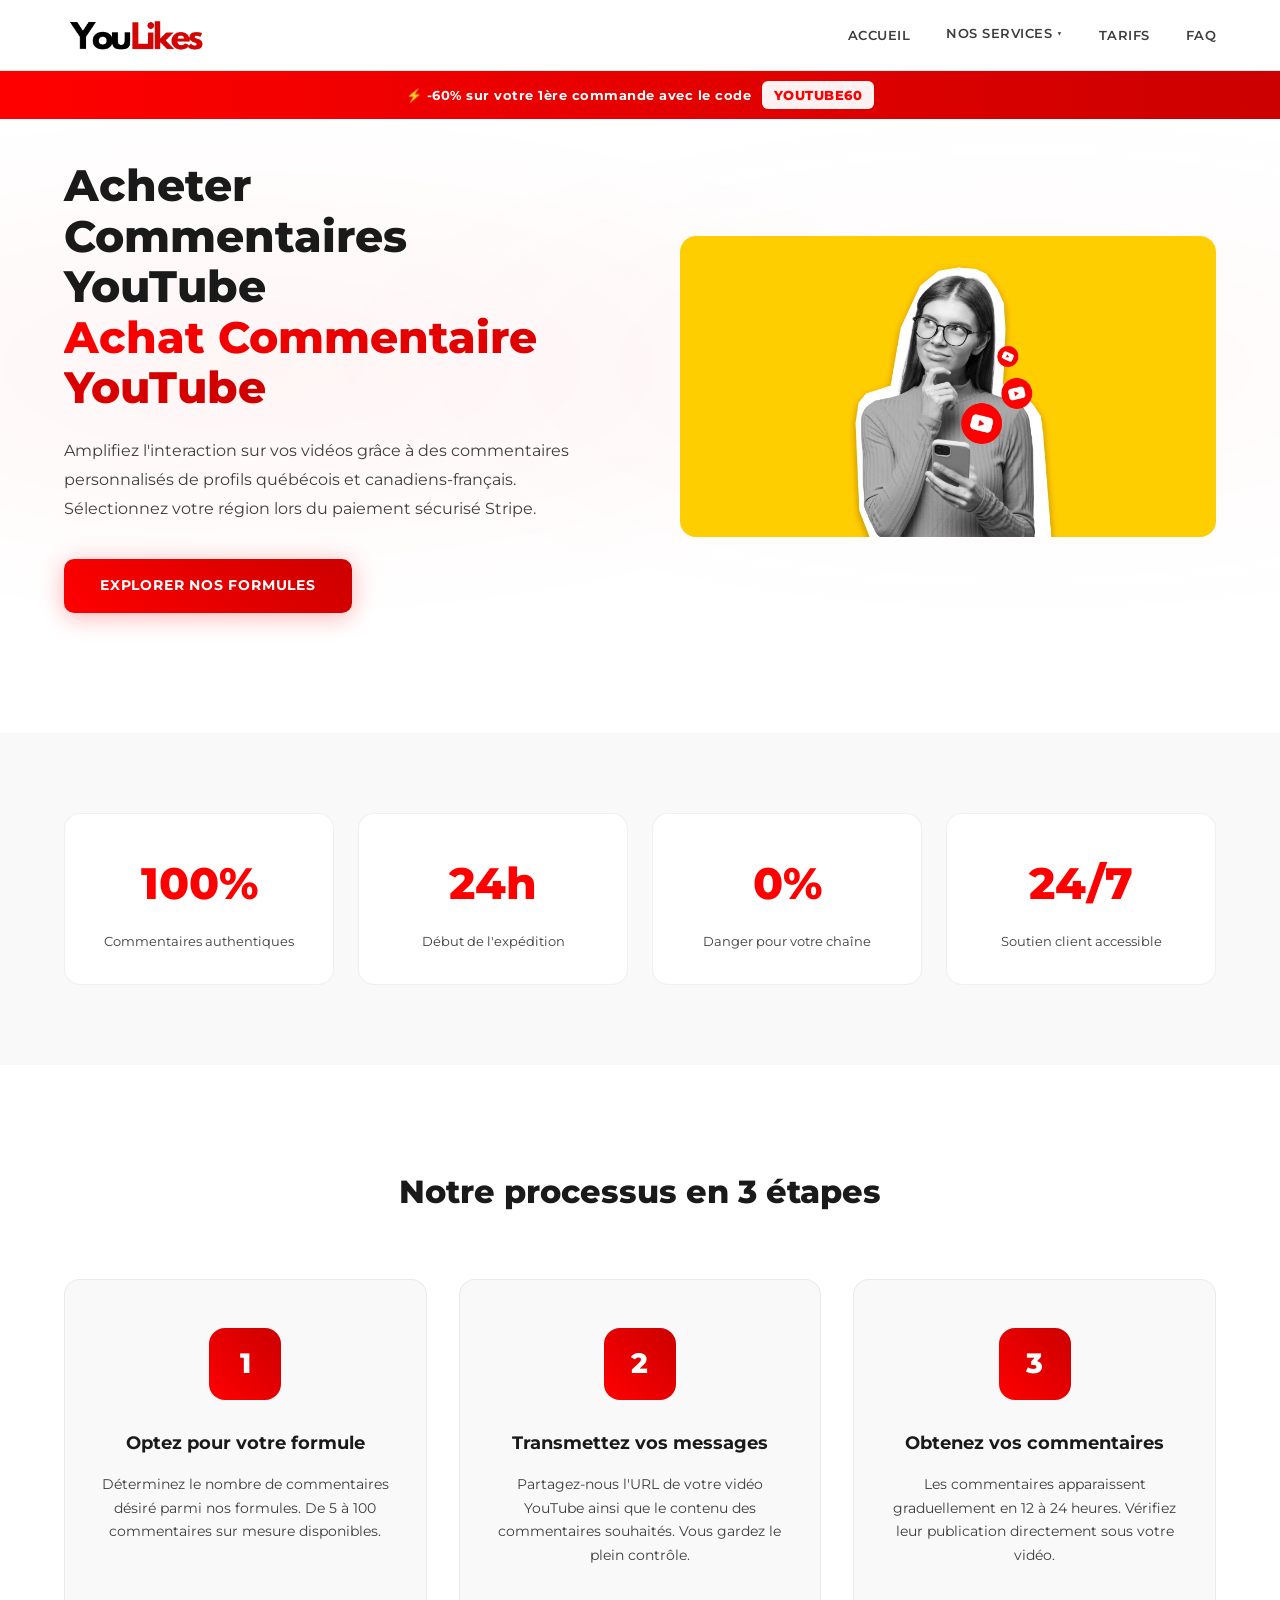
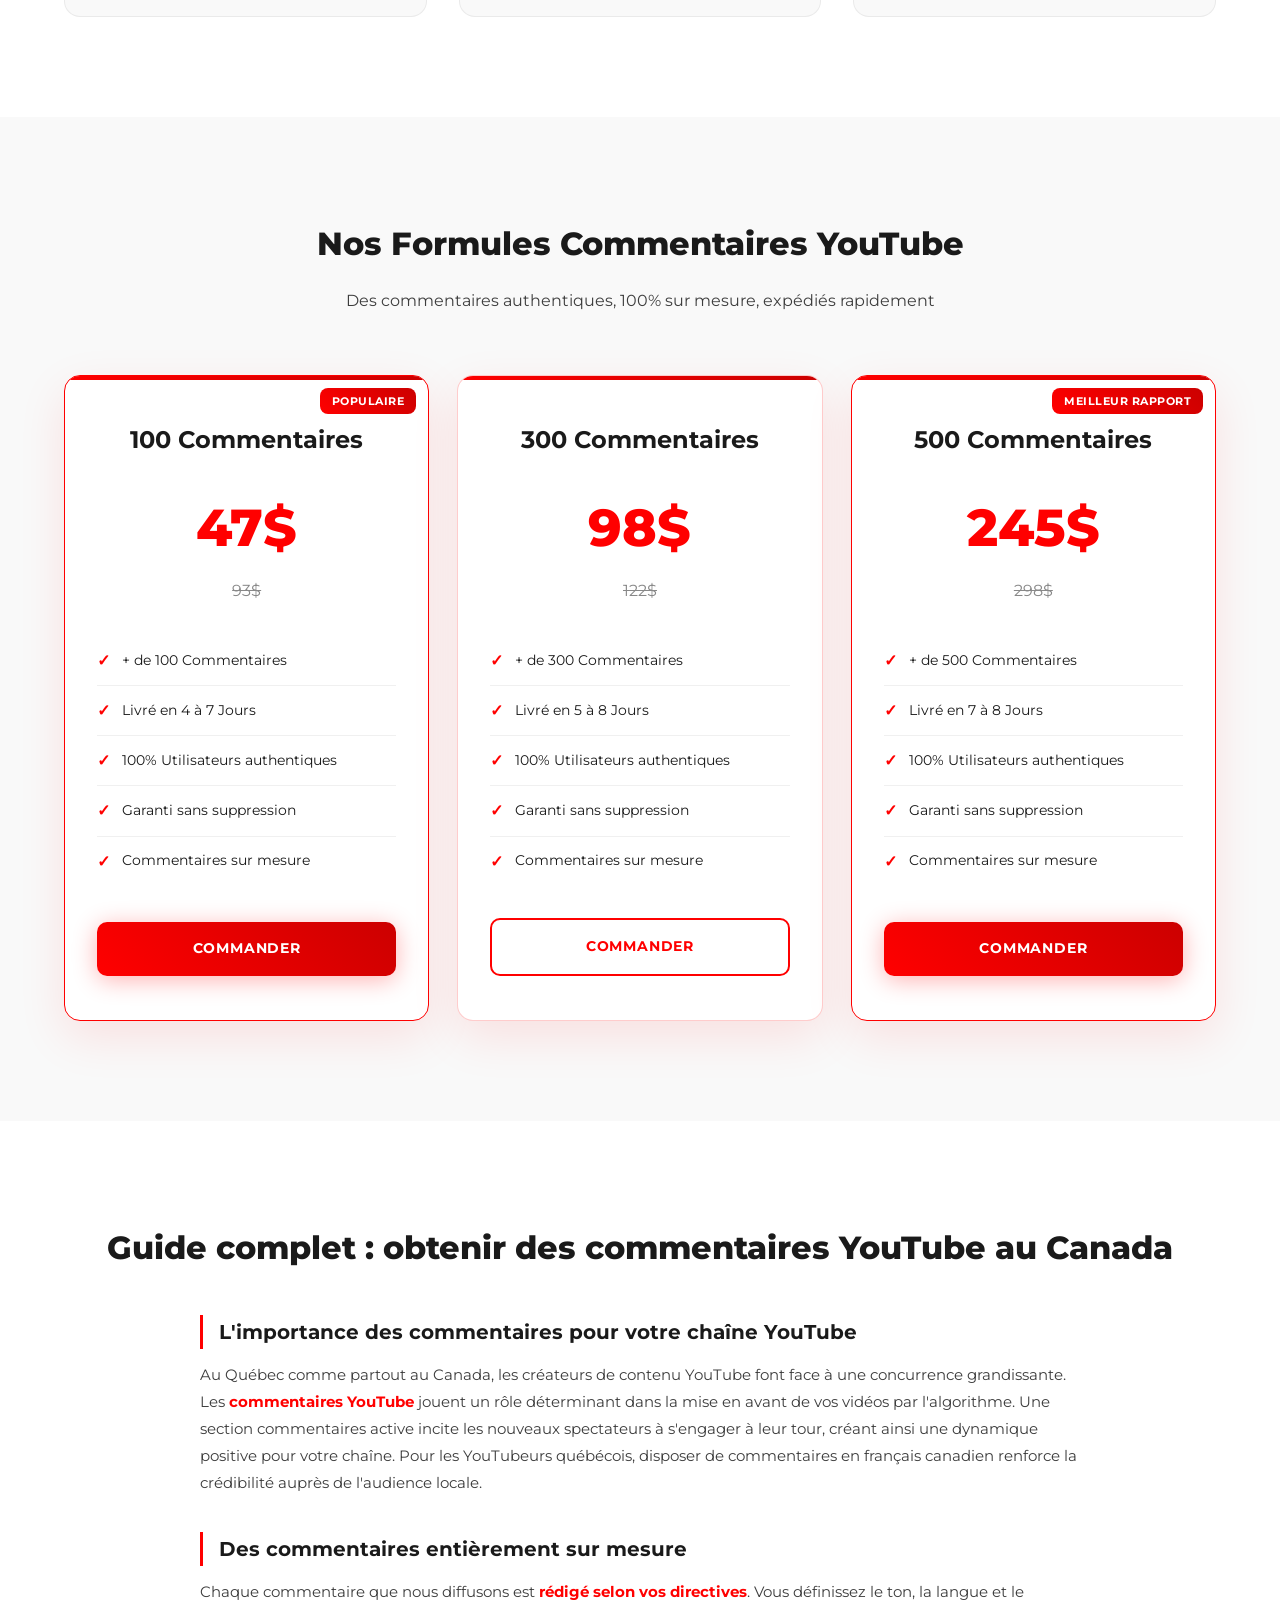
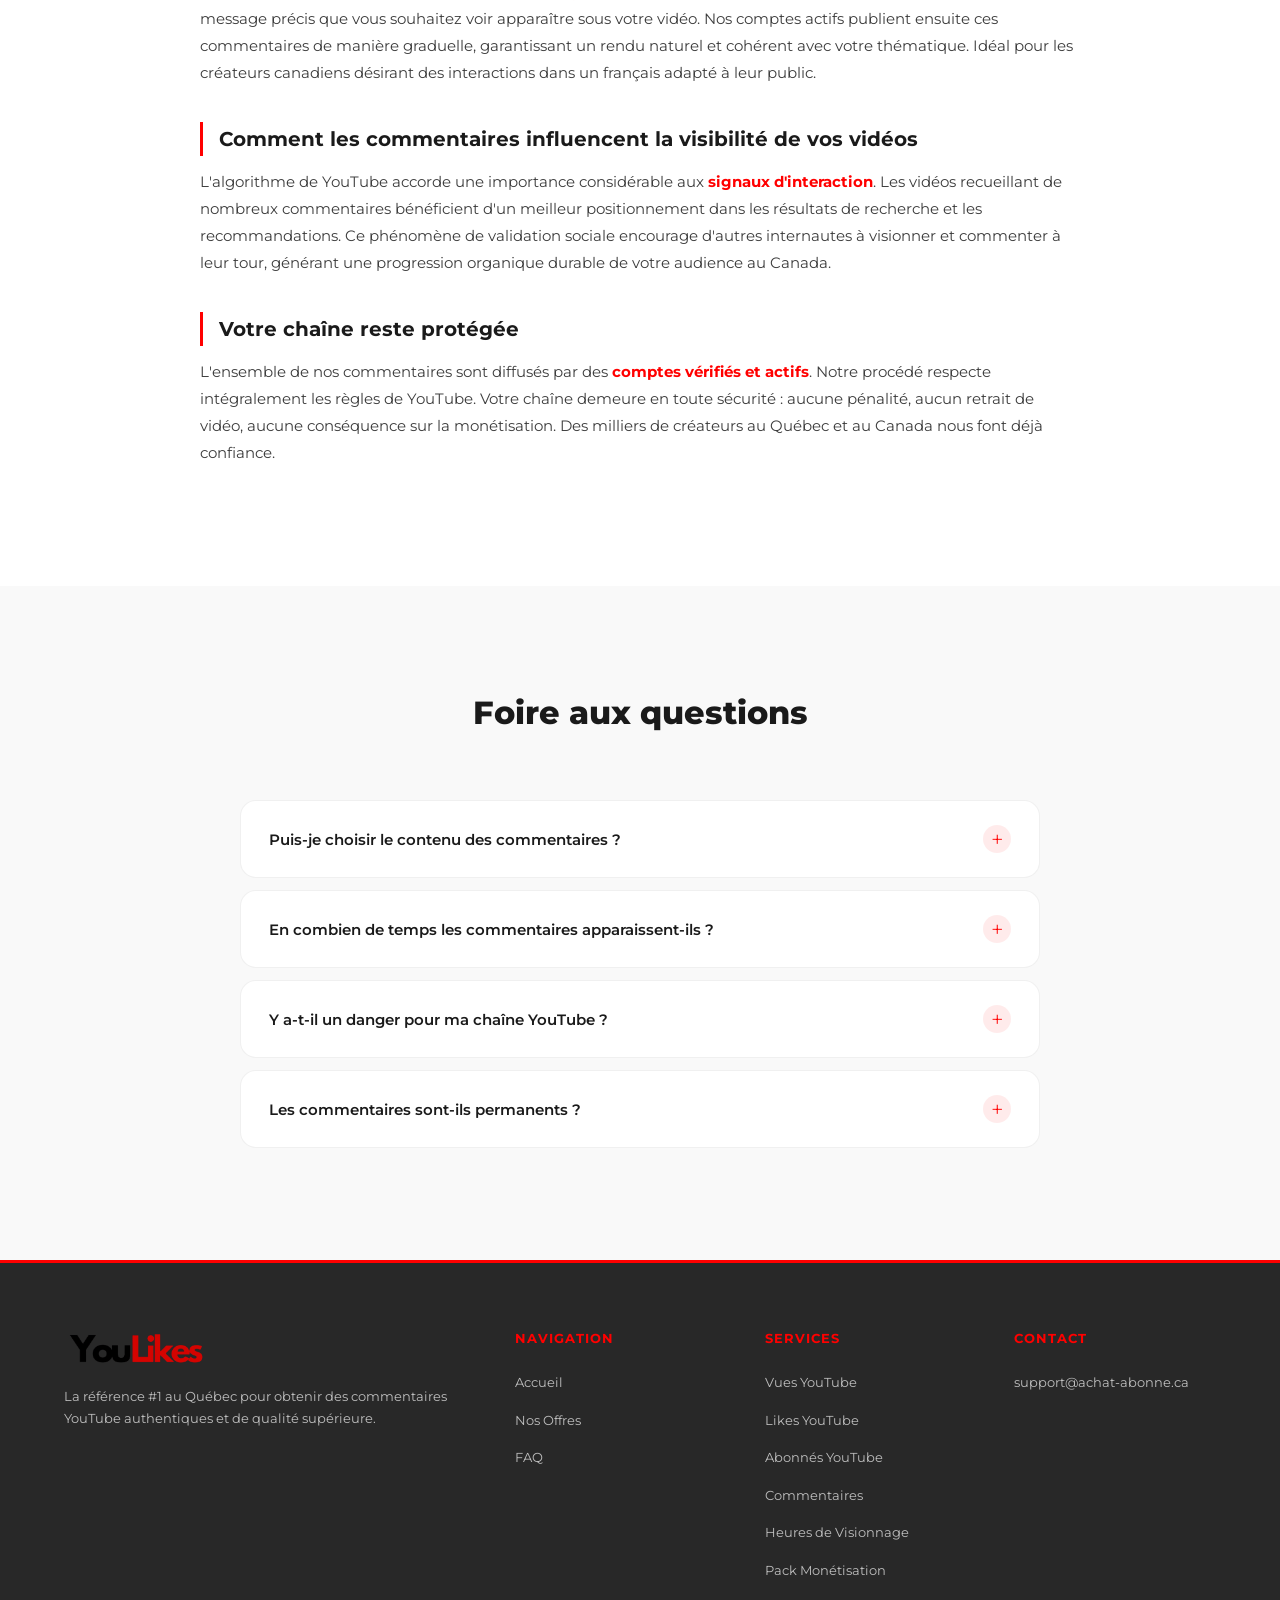
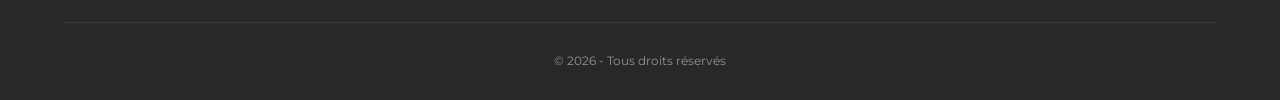
<file: acheter-commentaires-youtube.html>
﻿<!DOCTYPE html>
<html lang="fr">
<head>
    <meta charset="UTF-8">
    <meta name="viewport" content="width=device-width, initial-scale=1.0">
    <meta name="robots" content="index, follow">
    <title>Acheter Commentaires YouTube - Achat Commentaire YouTube</title>
    <meta name="description" content="Procurez-vous des commentaires YouTube personnalises 100% authentiques. Commentaires de qualite superieure, envoi rapide et securise. Des 47 dollars les 100 commentaires.">
    <link rel="canonical" href="https://achat-abonne.ca/acheter-commentaires-youtube.html"/>
    <link rel="alternate" hreflang="fr-CA" href="https://achat-abonne.ca/acheter-commentaires-youtube.html"/>
    <link rel="alternate" hreflang="x-default" href="https://achat-abonne.ca/acheter-commentaires-youtube.html"/>
    <meta property="og:type" content="website">
    <meta property="og:url" content="https://achat-abonne.ca/acheter-commentaires-youtube.html">
    <meta property="og:title" content="Acheter des Commentaires YouTube au Canada">
    <meta property="og:description" content="Procurez-vous des commentaires YouTube personnalises 100% authentiques. Commentaires de qualite superieure, envoi rapide et securise. Des 47 dollars les 100 commentaires.">
    <meta property="og:image" content="https://achat-abonne.ca/logo.png">
    <meta name="twitter:card" content="summary_large_image">
    <meta name="twitter:title" content="Commentaires YouTube au Canada">
    <meta name="twitter:description" content="Procurez-vous des commentaires YouTube personnalises pour amplifier l'interaction sur vos videos.">
    <meta name="twitter:image" content="https://achat-abonne.ca/logo.png">
    <link rel="preconnect" href="https://fonts.googleapis.com">
    <link rel="preconnect" href="https://fonts.gstatic.com" crossorigin>
    <link href="https://fonts.googleapis.com/css2?family=Montserrat:wght@400;500;600;700;800&display=swap" rel="stylesheet">
    <link rel="stylesheet" href="styles.css">
    <link rel="icon" type="image/x-icon" href="/favicon.ico">
    <link rel="apple-touch-icon" sizes="96x96" href="/logo/apple-icon-96x96.png">
    <link rel="icon" type="image/png" sizes="96x96" href="/logo/android-icon-96x96.png">
    <link rel="icon" type="image/png" sizes="32x32" href="/logo/android-icon-32x32.png">
    <meta name="msapplication-TileImage" content="/logo/ms-icon-96x96.png">
    <script type="application/ld+json">
    {
        "@context": "https://schema.org",
        "@graph": [
            {
                "@type": "FAQPage",
                "mainEntity": [
                    {
                        "@type": "Question",
                        "name": "Puis-je choisir le contenu des commentaires ?",
                        "acceptedAnswer": {
                            "@type": "Answer",
                            "text": "Absolument. Chaque commentaire est entierement sur mesure. Vous nous transmettez les messages souhaites et nous les diffusons sous votre video. Vous conservez un controle integral sur le contenu publie. Service disponible pour les createurs YouTube au Canada et au Quebec."
                        }
                    },
                    {
                        "@type": "Question",
                        "name": "En combien de temps les commentaires apparaissent-ils ?",
                        "acceptedAnswer": {
                            "@type": "Answer",
                            "text": "L'expedition debute dans un delai de 12 a 24 heures suivant votre commande. La duree totale varie selon la quantite commandee, allant de 12h pour 5 commentaires jusqu'a 6 jours pour 100 commentaires."
                        }
                    },
                    {
                        "@type": "Question",
                        "name": "Y a-t-il un danger pour ma chaine YouTube ?",
                        "acceptedAnswer": {
                            "@type": "Answer",
                            "text": "Aucunement. Nos commentaires proviennent de comptes verifies et actifs. Notre approche est naturelle et securitaire pour votre chaine YouTube. Aucune penalite n'est envisageable."
                        }
                    },
                    {
                        "@type": "Question",
                        "name": "Les commentaires sont-ils permanents ?",
                        "acceptedAnswer": {
                            "@type": "Answer",
                            "text": "Oui, les commentaires demeurent visibles de facon permanente sous votre video. Etant diffuses par des comptes authentiques et actifs, leur perennite est assuree dans le temps."
                        }
                    }
                ]
            },
            {
                "@type": "Product",
                "name": "Commentaires YouTube au Canada",
                "description": "Obtenez des commentaires YouTube sur mesure 100% authentiques au Canada et au Quebec. Commentaires de qualite superieure pour vos videos, expedition rapide et securisee. A partir de 47 dollars les 100 commentaires.",
                "brand": {
                    "@type": "Brand",
                    "name": "Achat-Abonne.ca"
                },
                "image": "https://achat-abonne.ca/logo.png",
                "offers": {
                    "@type": "AggregateOffer",
                    "priceCurrency": "CAD",
                    "lowPrice": "47",
                    "highPrice": "245",
                    "offerCount": "3",
                    "availability": "https://schema.org/InStock"
                }
            },
            {
                "@type": "Organization",
                "name": "Achat Abonne YouTube",
                "url": "https://achat-abonne.ca",
                "hasOfferCatalog": {
                    "@type": "OfferCatalog",
                    "name": "Nos services",
                    "itemListElement": [
                        {
                            "@type": "Offer",
                            "itemOffered": {
                                "@type": "Service",
                                "name": "acheter commentaires youtube",
                                "url": "https://achat-abonne.ca/acheter-commentaires-youtube.html"
                            }
                        }
                    ]
                }
            },
            {
                "@type": "ItemList",
                "name": "Offres",
                "itemListElement": [
                    {
                        "@type": "ListItem",
                        "position": 1,
                        "item": {
                            "@type": "Product",
                            "image": "https://achat-abonne.ca/logo.png",
                            "brand": {
                                "@type": "Brand",
                                "name": "Achat Abonne YouTube"
                            },
                            "name": "100 Commentaires",
                            "description": "Pack 100 Commentaires.",
                            "offers": {
                                "@type": "Offer",
                                "availability": "https://schema.org/InStock",
                                "price": "47",
                                "priceCurrency": "CAD"
                            }
                        }
                    },
                    {
                        "@type": "ListItem",
                        "position": 2,
                        "item": {
                            "@type": "Product",
                            "image": "https://achat-abonne.ca/logo.png",
                            "brand": {
                                "@type": "Brand",
                                "name": "Achat Abonne YouTube"
                            },
                            "name": "300 Commentaires",
                            "description": "Pack 300 Commentaires.",
                            "offers": {
                                "@type": "Offer",
                                "availability": "https://schema.org/InStock",
                                "price": "98",
                                "priceCurrency": "CAD"
                            }
                        }
                    },
                    {
                        "@type": "ListItem",
                        "position": 3,
                        "item": {
                            "@type": "Product",
                            "image": "https://achat-abonne.ca/logo.png",
                            "brand": {
                                "@type": "Brand",
                                "name": "Achat Abonne YouTube"
                            },
                            "name": "500 Commentaires",
                            "description": "Pack 500 Commentaires.",
                            "offers": {
                                "@type": "Offer",
                                "availability": "https://schema.org/InStock",
                                "price": "245",
                                "priceCurrency": "CAD"
                            }
                        }
                    }
                ]
            }
        ]
    }
    </script>
</head>
<body>
    <header class="header">
        <div class="container">
            <a href="https://achat-abonne.ca/" class="logo" title="Acheter Vues YouTube">
                <img src="logo.png" alt="Achat-Abonne.ca" title="Achat-Abonne.ca" class="logo-img" width="200" height="200">
            </a>
            <nav class="nav">
                <ul class="nav-list">
                    <li><a href="https://achat-abonne.ca/" class="nav-link" title="Accueil">Accueil</a></li>
                    <li class="nav-item dropdown">
                        <a href="#" class="nav-link" title="Nos Services">Nos Services <span class="dropdown-arrow">&#9660;</span></a>
                        <div class="dropdown-menu">
                            <a href="https://achat-abonne.ca/" title="acheter vues youtube">Vues YouTube</a>
                            <a href="https://achat-abonne.ca/acheter-des-likes-youtube.html" title="achat like youtube">Likes YouTube</a>
                            <a href="https://achat-abonne.ca/acheter-abonne-youtube.html" title="acheter abonnes youtube">Abonn&eacute;s YouTube</a>
                            <a href="https://achat-abonne.ca/acheter-commentaires-youtube.html" title="acheter commentaires youtube">Commentaires</a>
                            <a href="https://achat-abonne.ca/acheter-heures-visionnage-youtube.html" title="heure de visionnage youtube">Heures de Visionnage</a>
                            <a href="https://achat-abonne.ca/monetisation-youtube.html" title="youtube studio monetisation">Pack Mon&eacute;tisation</a>
                        </div>
                    </li>
                    <li><a href="#offres" class="nav-link" title="Tarifs">Tarifs</a></li>
                    <li><a href="#faq" class="nav-link" title="FAQ">FAQ</a></li>
                </ul>
            </nav>
            <button class="menu-toggle" aria-label="Menu">
                <span></span>
                <span></span>
                <span></span>
            </button>
        </div>
    </header>
    <div class="promo-bar">&#x26A1; -60% sur votre 1&egrave;re commande avec le code <span class="promo-code">YOUTUBE60</span></div>

    <section id="accueil" class="hero">
        <div class="container">
            <div class="hero-content">
                <h1>Acheter Commentaires YouTube<br><span class="highlight">Achat Commentaire YouTube</span></h1>
                <p class="hero-subtitle">Amplifiez l'interaction sur vos vid&eacute;os gr&acirc;ce &agrave; des commentaires personnalis&eacute;s de profils qu&eacute;b&eacute;cois et canadiens-fran&ccedil;ais. S&eacute;lectionnez votre r&eacute;gion lors du paiement s&eacute;curis&eacute; Stripe.</p>
                <a href="#offres" class="btn btn-primary" title="acheter commentaires youtube">Explorer nos formules</a>
            </div>
            <div class="hero-image">
                <img src="Que-es-YouTube.webp" alt="achat commentaire youtube" title="acheter commentaire youtube" class="hero-img" loading="eager" width="1400" height="787">
            </div>
        </div>
    </section>

    <section class="stats">
        <div class="container">
            <div class="stat-card">
                <div class="stat-number" data-target="0" data-static="100%">100%</div>
                <p>Commentaires authentiques</p>
            </div>
            <div class="stat-card">
                <div class="stat-number" data-target="0" data-static="24h">24h</div>
                <p>D&eacute;but de l'exp&eacute;dition</p>
            </div>
            <div class="stat-card">
                <div class="stat-number" data-target="0" data-static="0%">0%</div>
                <p>Danger pour votre cha&icirc;ne</p>
            </div>
            <div class="stat-card">
                <div class="stat-number" data-target="0" data-static="24/7">24/7</div>
                <p>Soutien client accessible</p>
            </div>
        </div>
    </section>

    <section class="how-it-works">
        <div class="container">
            <h2 class="section-title">Notre processus en 3 &eacute;tapes</h2>
            <div class="steps">
                <div class="step">
                    <div class="step-icon">
                        <span>1</span>
                    </div>
                    <h3>Optez pour votre formule</h3>
                    <p>D&eacute;terminez le nombre de commentaires d&eacute;sir&eacute; parmi nos formules. De 5 &agrave; 100 commentaires sur mesure disponibles.</p>
                </div>
                <div class="step">
                    <div class="step-icon">
                        <span>2</span>
                    </div>
                    <h3>Transmettez vos messages</h3>
                    <p>Partagez-nous l'URL de votre vid&eacute;o YouTube ainsi que le contenu des commentaires souhait&eacute;s. Vous gardez le plein contr&ocirc;le.</p>
                </div>
                <div class="step">
                    <div class="step-icon">
                        <span>3</span>
                    </div>
                    <h3>Obtenez vos commentaires</h3>
                    <p>Les commentaires apparaissent graduellement en 12 &agrave; 24 heures. V&eacute;rifiez leur publication directement sous votre vid&eacute;o.</p>
                </div>
            </div>
        </div>
    </section>

    <section id="offres" class="pricing">
        <div class="container">
            <h2 class="section-title">Nos Formules Commentaires YouTube</h2>
            <p class="section-subtitle">Des commentaires authentiques, 100% sur mesure, exp&eacute;di&eacute;s rapidement</p>
            <div class="pricing-cards" style="grid-template-columns: repeat(3, 1fr);">

                <div class="pricing-card featured">
                    <div class="pricing-badge">Populaire</div>
                    <div class="pricing-header">
                        <h3>100 Commentaires</h3>
                    </div>
                    <div class="pricing-price">
                        <span class="price">47$</span>
                        <span class="old-price">93$</span>
                    </div>
                    <ul class="pricing-features">
                        <li><span class="check">&#10003;</span> + de 100 Commentaires</li>
                        <li><span class="check">&#10003;</span> Livr&eacute; en 4 &agrave; 7 Jours</li>
                        <li><span class="check">&#10003;</span> 100% Utilisateurs authentiques</li>
                        <li><span class="check">&#10003;</span> Garanti sans suppression</li>
                        <li><span class="check">&#10003;</span> Commentaires sur mesure</li>
                    </ul>
                    <a href="https://buy.stripe.com/00w9ATgNY3Crfdcdmk6Na1W" class="btn btn-primary" title="Commander 100 commentaires" rel="noopener" target="_blank">Commander</a>
                </div>

                <div class="pricing-card">
                    <div class="pricing-header">
                        <h3>300 Commentaires</h3>
                    </div>
                    <div class="pricing-price">
                        <span class="price">98$</span>
                        <span class="old-price">122$</span>
                    </div>
                    <ul class="pricing-features">
                        <li><span class="check">&#10003;</span> + de 300 Commentaires</li>
                        <li><span class="check">&#10003;</span> Livr&eacute; en 5 &agrave; 8 Jours</li>
                        <li><span class="check">&#10003;</span> 100% Utilisateurs authentiques</li>
                        <li><span class="check">&#10003;</span> Garanti sans suppression</li>
                        <li><span class="check">&#10003;</span> Commentaires sur mesure</li>
                    </ul>
                    <a href="https://buy.stripe.com/bJe7sLfJU5Kz8OObec6Na1X" class="btn btn-outline" title="Commander 300 commentaires" rel="noopener" target="_blank">Commander</a>
                </div>

                <div class="pricing-card featured">
                    <div class="pricing-badge">Meilleur rapport</div>
                    <div class="pricing-header">
                        <h3>500 Commentaires</h3>
                    </div>
                    <div class="pricing-price">
                        <span class="price">245$</span>
                        <span class="old-price">298$</span>
                    </div>
                    <ul class="pricing-features">
                        <li><span class="check">&#10003;</span> + de 500 Commentaires</li>
                        <li><span class="check">&#10003;</span> Livr&eacute; en 7 &agrave; 8 Jours</li>
                        <li><span class="check">&#10003;</span> 100% Utilisateurs authentiques</li>
                        <li><span class="check">&#10003;</span> Garanti sans suppression</li>
                        <li><span class="check">&#10003;</span> Commentaires sur mesure</li>
                    </ul>
                    <a href="https://buy.stripe.com/dRmbJ1eFQgpd6GGbec6Na1Y" class="btn btn-primary" title="Commander 500 commentaires" rel="noopener" target="_blank">Commander</a>
                </div>

            </div>
        </div>
    </section>

    <section class="seo-content">
        <div class="container">
            <h2 class="section-title">Guide complet : obtenir des commentaires YouTube au Canada</h2>
            <div class="seo-text">
                <h3>L'importance des commentaires pour votre cha&icirc;ne YouTube</h3>
                <p>Au Qu&eacute;bec comme partout au Canada, les cr&eacute;ateurs de contenu YouTube font face &agrave; une concurrence grandissante. Les <strong>commentaires YouTube</strong> jouent un r&ocirc;le d&eacute;terminant dans la mise en avant de vos vid&eacute;os par l'algorithme. Une section commentaires active incite les nouveaux spectateurs &agrave; s'engager &agrave; leur tour, cr&eacute;ant ainsi une dynamique positive pour votre cha&icirc;ne. Pour les YouTubeurs qu&eacute;b&eacute;cois, disposer de commentaires en fran&ccedil;ais canadien renforce la cr&eacute;dibilit&eacute; aupr&egrave;s de l'audience locale.</p>

                <h3>Des commentaires enti&egrave;rement sur mesure</h3>
                <p>Chaque commentaire que nous diffusons est <strong>r&eacute;dig&eacute; selon vos directives</strong>. Vous d&eacute;finissez le ton, la langue et le message pr&eacute;cis que vous souhaitez voir appara&icirc;tre sous votre vid&eacute;o. Nos comptes actifs publient ensuite ces commentaires de mani&egrave;re graduelle, garantissant un rendu naturel et coh&eacute;rent avec votre th&eacute;matique. Id&eacute;al pour les cr&eacute;ateurs canadiens d&eacute;sirant des interactions dans un fran&ccedil;ais adapt&eacute; &agrave; leur public.</p>

                <h3>Comment les commentaires influencent la visibilit&eacute; de vos vid&eacute;os</h3>
                <p>L'algorithme de YouTube accorde une importance consid&eacute;rable aux <strong>signaux d'interaction</strong>. Les vid&eacute;os recueillant de nombreux commentaires b&eacute;n&eacute;ficient d'un meilleur positionnement dans les r&eacute;sultats de recherche et les recommandations. Ce ph&eacute;nom&egrave;ne de validation sociale encourage d'autres internautes &agrave; visionner et commenter &agrave; leur tour, g&eacute;n&eacute;rant une progression organique durable de votre audience au Canada.</p>

                <h3>Votre cha&icirc;ne reste prot&eacute;g&eacute;e</h3>
                <p>L'ensemble de nos commentaires sont diffus&eacute;s par des <strong>comptes v&eacute;rifi&eacute;s et actifs</strong>. Notre proc&eacute;d&eacute; respecte int&eacute;gralement les r&egrave;gles de YouTube. Votre cha&icirc;ne demeure en toute s&eacute;curit&eacute; : aucune p&eacute;nalit&eacute;, aucun retrait de vid&eacute;o, aucune cons&eacute;quence sur la mon&eacute;tisation. Des milliers de cr&eacute;ateurs au Qu&eacute;bec et au Canada nous font d&eacute;j&agrave; confiance.</p>
            </div>
        </div>
    </section>

    <section id="faq" class="faq">
        <div class="container">
            <h2 class="section-title">Foire aux questions</h2>
            <div class="faq-list">
                <div class="faq-item">
                    <button class="faq-question">
                        <span>Puis-je choisir le contenu des commentaires ?</span>
                        <span class="faq-icon">+</span>
                    </button>
                    <div class="faq-answer">
                        <p>Absolument. Chaque commentaire est enti&egrave;rement sur mesure. Vous nous transmettez les messages souhait&eacute;s et nous les diffusons sous votre vid&eacute;o. Vous conservez un contr&ocirc;le int&eacute;gral sur le contenu publi&eacute;.</p>
                    </div>
                </div>
                <div class="faq-item">
                    <button class="faq-question">
                        <span>En combien de temps les commentaires apparaissent-ils ?</span>
                        <span class="faq-icon">+</span>
                    </button>
                    <div class="faq-answer">
                        <p>L'exp&eacute;dition d&eacute;bute dans un d&eacute;lai de 12 &agrave; 24 heures suivant votre commande. La dur&eacute;e totale varie selon la quantit&eacute; command&eacute;e, allant de 12h pour 5 commentaires jusqu'&agrave; 6 jours pour 100 commentaires.</p>
                    </div>
                </div>
                <div class="faq-item">
                    <button class="faq-question">
                        <span>Y a-t-il un danger pour ma cha&icirc;ne YouTube ?</span>
                        <span class="faq-icon">+</span>
                    </button>
                    <div class="faq-answer">
                        <p>Aucunement. Nos commentaires proviennent de comptes v&eacute;rifi&eacute;s et actifs. Notre approche est naturelle et s&eacute;curitaire pour votre cha&icirc;ne YouTube. Aucune p&eacute;nalit&eacute; n'est envisageable.</p>
                    </div>
                </div>
                <div class="faq-item">
                    <button class="faq-question">
                        <span>Les commentaires sont-ils permanents ?</span>
                        <span class="faq-icon">+</span>
                    </button>
                    <div class="faq-answer">
                        <p>Oui, les commentaires demeurent visibles de fa&ccedil;on permanente sous votre vid&eacute;o. &Eacute;tant diffus&eacute;s par des comptes authentiques et actifs, leur p&eacute;rennit&eacute; est assur&eacute;e dans le temps.</p>
                    </div>
                </div>
            </div>
        </div>
    </section>

    <footer class="footer">
        <div class="container">
            <div class="footer-content">
                <div class="footer-brand">
                    <a href="https://achat-abonne.ca/" class="logo" title="Acheter Vues YouTube">
                        <img src="logo.png" alt="Achat-Abonne.ca" title="Achat-Abonne.ca" class="logo-img" width="200" height="200">
                    </a>
                    <p>La r&eacute;f&eacute;rence #1 au Qu&eacute;bec pour obtenir des commentaires YouTube authentiques et de qualit&eacute; sup&eacute;rieure.</p>
                </div>
                <div class="footer-links">
                    <h4>Navigation</h4>
                    <ul>
                        <li><a href="https://achat-abonne.ca/" title="Accueil">Accueil</a></li>
                        <li><a href="#offres" title="Nos Offres">Nos Offres</a></li>
                        <li><a href="#faq" title="FAQ">FAQ</a></li>
                    </ul>
                </div>
                <div class="footer-links">
                    <h4>Services</h4>
                    <ul>
                        <li><a href="https://achat-abonne.ca/" title="vue youtube prix">Vues YouTube</a></li>
                        <li><a href="https://achat-abonne.ca/acheter-des-likes-youtube.html" title="acheter des like youtube">Likes YouTube</a></li>
                        <li><a href="https://achat-abonne.ca/acheter-abonne-youtube.html" title="achat abonnes youtube">Abonn&eacute;s YouTube</a></li>
                        <li><a href="https://achat-abonne.ca/acheter-commentaires-youtube.html" title="acheter commentaire youtube">Commentaires</a></li>
                        <li><a href="https://achat-abonne.ca/acheter-heures-visionnage-youtube.html" title="4000 h de visionnage youtube">Heures de Visionnage</a></li>
                        <li><a href="https://achat-abonne.ca/monetisation-youtube.html" title="monetisation youtube">Pack Mon&eacute;tisation</a></li>
                    </ul>
                </div>
                <div class="footer-links">
                    <h4>Contact</h4>
                    <ul>
                        <li><a href="mailto:support@achat-abonne.ca" title="support@achat-abonne.ca">support@achat-abonne.ca</a></li>
                    </ul>
                </div>
            </div>
            <div class="footer-bottom">
                <p>&copy; 2026 - Tous droits r&eacute;serv&eacute;s</p>
            </div>
        </div>
    </footer>

    <script>
        document.addEventListener('DOMContentLoaded', function() {

            const menuToggle = document.querySelector('.menu-toggle');
            const nav = document.querySelector('.nav');

            if (menuToggle && nav) {
                menuToggle.addEventListener('click', function(e) {
                    e.stopPropagation();
                    nav.classList.toggle('active');
                    menuToggle.classList.toggle('active');
                });

                document.addEventListener('click', function(e) {
                    if (!nav.contains(e.target) && !menuToggle.contains(e.target)) {
                        nav.classList.remove('active');
                        menuToggle.classList.remove('active');
                        document.querySelectorAll('.nav-item.dropdown').forEach(d => d.classList.remove('active'));
                    }
                });

                const navLinks = document.querySelectorAll('.nav-link:not(.nav-item.dropdown > .nav-link)');
                navLinks.forEach(link => {
                    link.addEventListener('click', function() {
                        nav.classList.remove('active');
                        menuToggle.classList.remove('active');
                    });
                });
            }

            const dropdowns = document.querySelectorAll('.nav-item.dropdown');
            dropdowns.forEach(dropdown => {
                const dropdownLink = dropdown.querySelector('.nav-link');
                dropdownLink.addEventListener('click', function(e) {
                    if (window.innerWidth <= 768) {
                        e.preventDefault();
                        dropdown.classList.toggle('active');
                    }
                });
            });

            const dropdownMenuLinks = document.querySelectorAll('.dropdown-menu a');
            dropdownMenuLinks.forEach(link => {
                link.addEventListener('click', function() {
                    if (window.innerWidth <= 768) {
                        const nav = document.querySelector('.nav');
                        const menuToggle = document.querySelector('.menu-toggle');
                        nav.classList.remove('active');
                        menuToggle.classList.remove('active');
                        document.querySelectorAll('.nav-item.dropdown').forEach(d => d.classList.remove('active'));
                    }
                });
            });

            const anchorLinks = document.querySelectorAll('a[href^="#"]');
            anchorLinks.forEach(link => {
                link.addEventListener('click', function(e) {
                    e.preventDefault();
                    const targetId = this.getAttribute('href');
                    const targetElement = document.querySelector(targetId);
                    if (targetElement) {
                        const headerHeight = document.querySelector('.header').offsetHeight;
                        const targetPosition = targetElement.offsetTop - headerHeight;
                        window.scrollTo({ top: targetPosition, behavior: 'smooth' });
                    }
                });
            });

            const faqItems = document.querySelectorAll('.faq-item');
            faqItems.forEach(item => {
                const question = item.querySelector('.faq-question');
                question.addEventListener('click', function() {
                    faqItems.forEach(otherItem => {
                        if (otherItem !== item && otherItem.classList.contains('active')) {
                            otherItem.classList.remove('active');
                        }
                    });
                    item.classList.toggle('active');
                });
            });

            const animateElements = document.querySelectorAll('.stat-card, .step, .pricing-card, .faq-item');
            const observerOptions = { threshold: 0.1, rootMargin: '0px 0px -50px 0px' };
            const observer = new IntersectionObserver(function(entries) {
                entries.forEach(entry => {
                    if (entry.isIntersecting) {
                        entry.target.style.opacity = '1';
                        entry.target.style.transform = 'translateY(0)';
                    }
                });
            }, observerOptions);

            animateElements.forEach(element => {
                element.style.opacity = '0';
                element.style.transform = 'translateY(30px)';
                element.style.transition = 'opacity 0.6s ease, transform 0.6s ease';
                observer.observe(element);
            });

            const statNumbers = document.querySelectorAll('.stat-number');
            let animated = false;
            function animateCounters() {
                if (animated) return;
                statNumbers.forEach(stat => {
                    const staticText = stat.getAttribute('data-static');
                    if (staticText) { stat.textContent = staticText; return; }
                    const target = parseInt(stat.getAttribute('data-target') || stat.textContent);
                    const suffix = stat.getAttribute('data-suffix') || '%';
                    if (isNaN(target) || target <= 0) return;
                    let current = 0;
                    const increment = target / 50;
                    const duration = 2000;
                    const stepTime = duration / 50;
                    const counter = setInterval(() => {
                        current += increment;
                        if (current >= target) { stat.textContent = target + suffix; clearInterval(counter); }
                        else { stat.textContent = Math.floor(current) + suffix; }
                    }, stepTime);
                });
                animated = true;
            }
            const statsSection = document.querySelector('.stats');
            if (statsSection) {
                const statsObserver = new IntersectionObserver((entries) => {
                    entries.forEach(entry => { if (entry.isIntersecting) { animateCounters(); } });
                }, { threshold: 0.5 });
                statsObserver.observe(statsSection);
            }

        });
    </script>
</body>
</html>
</file>
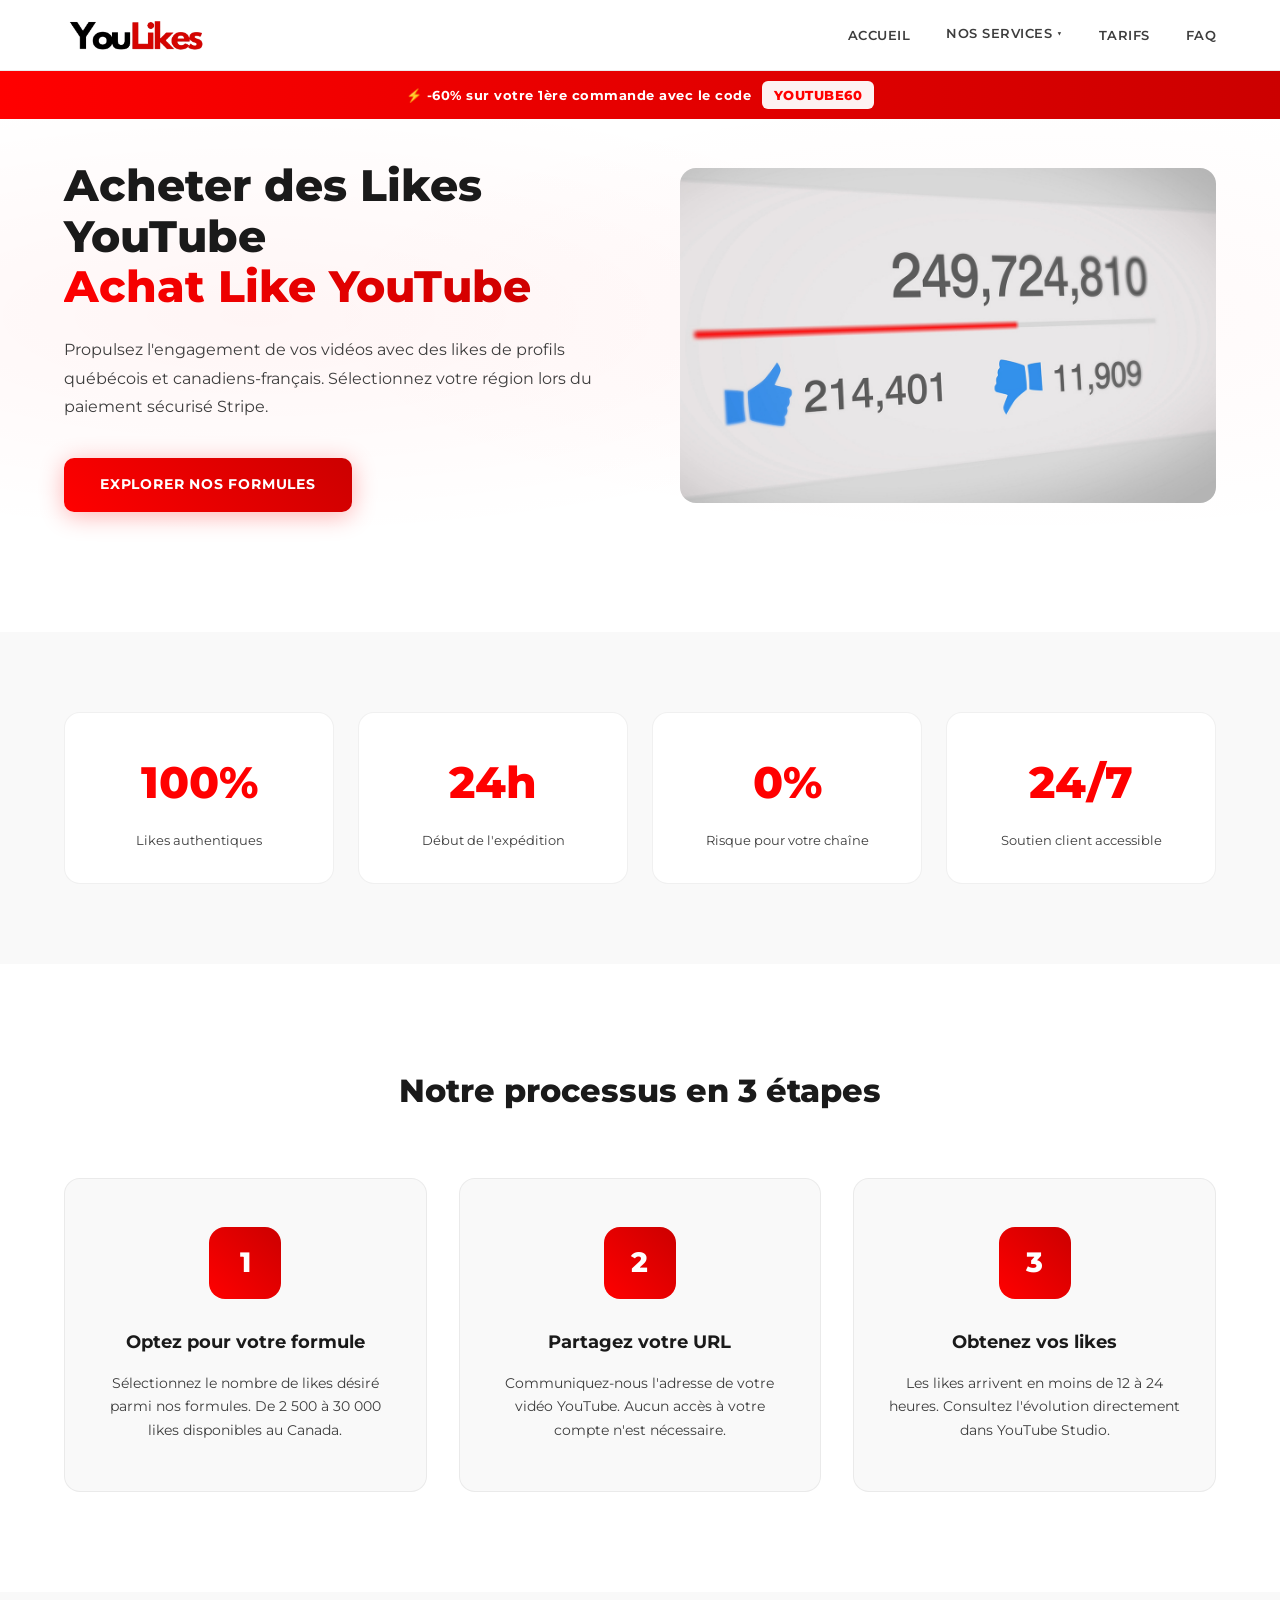
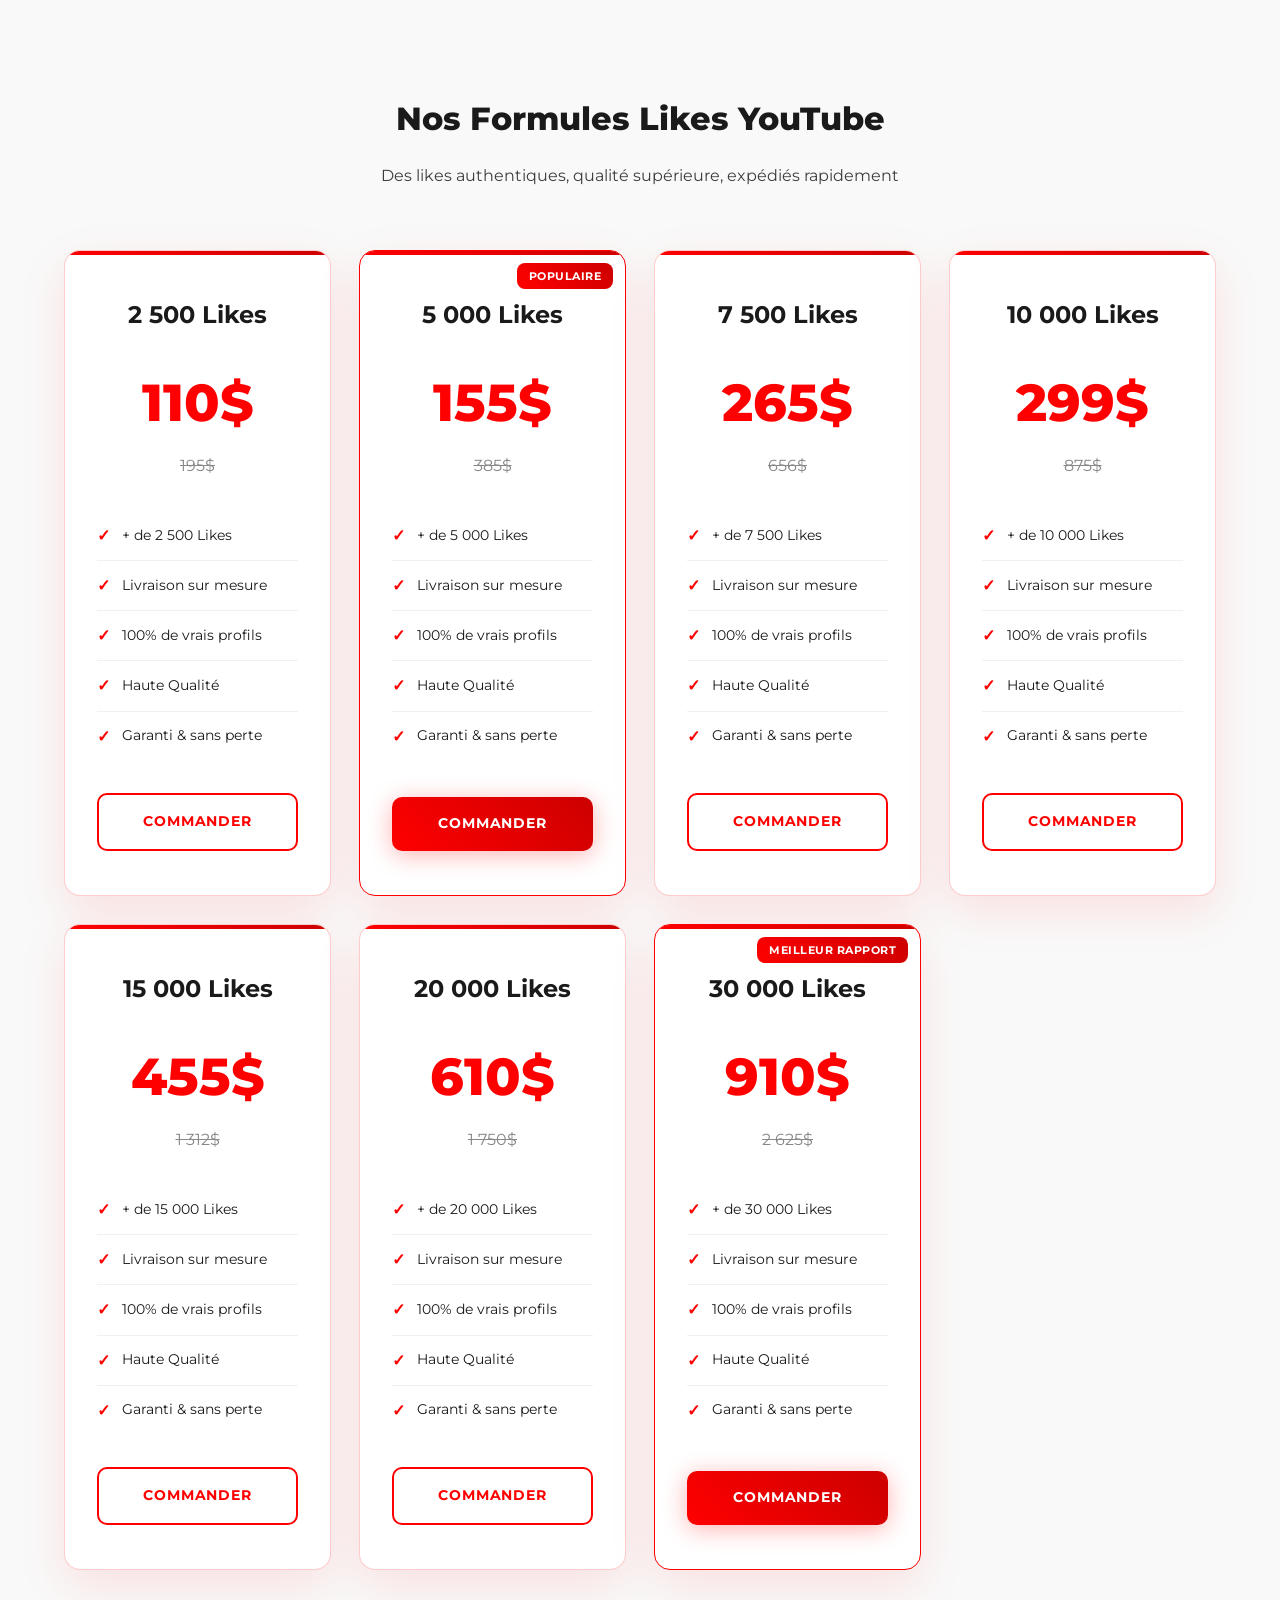
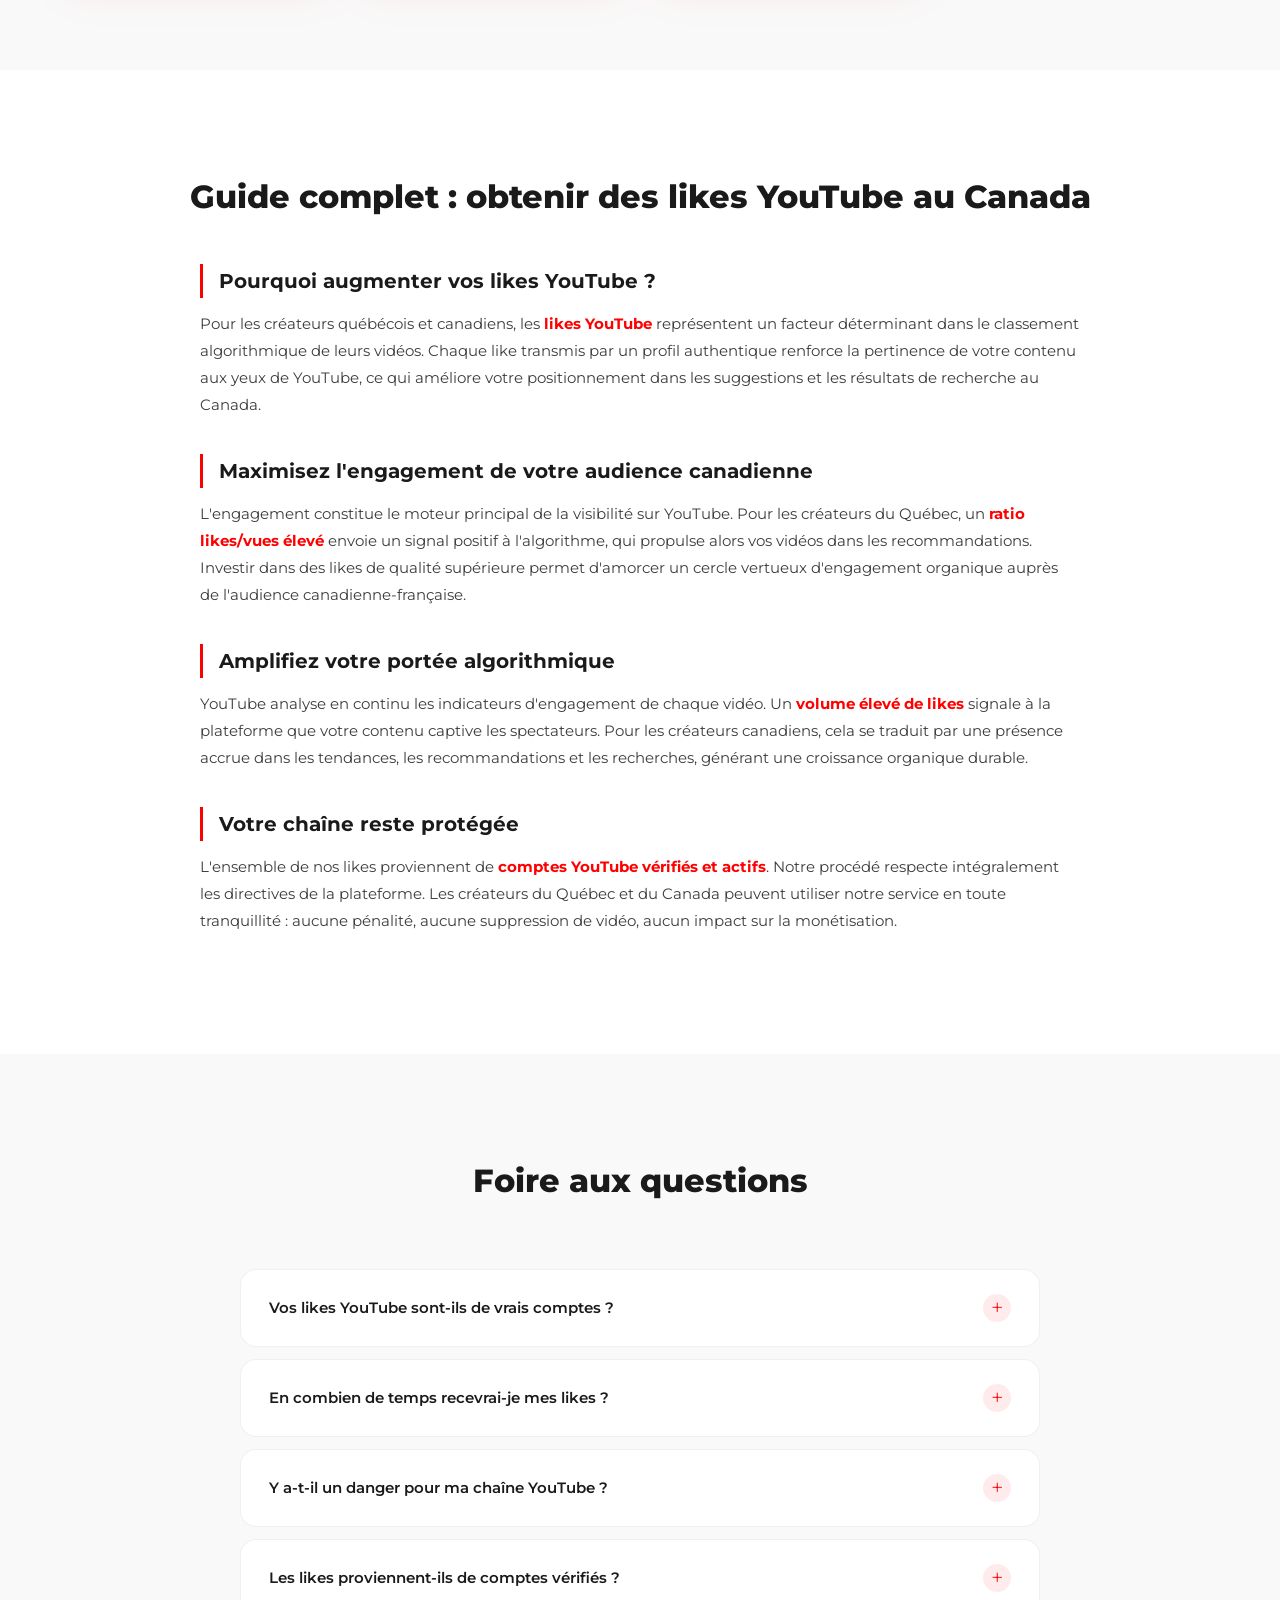
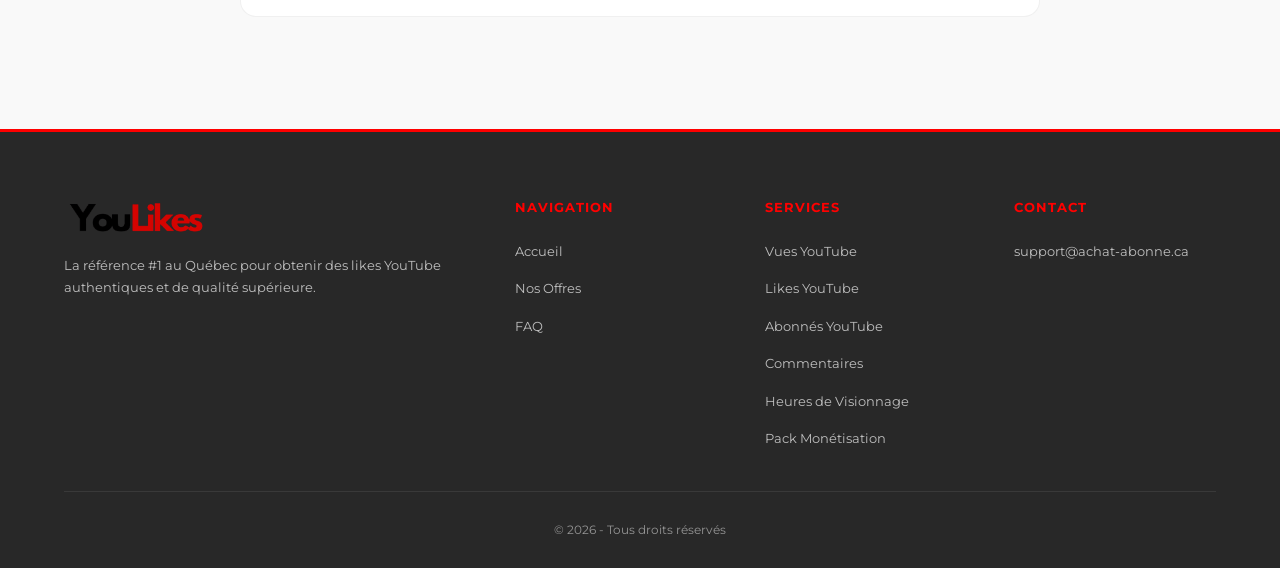
<file: acheter-des-likes-youtube.html>
﻿<!DOCTYPE html>
<html lang="fr">
<head>
    <meta charset="UTF-8">
    <meta name="viewport" content="width=device-width, initial-scale=1.0">
    <meta name="robots" content="index, follow">
    <title>Acheter des Likes YouTube - Achat Like YouTube</title>
    <meta name="description" content="Procurez-vous des likes YouTube authentiques au Quebec et au Canada. Likes de profils quebecois et canadiens-francais, expedition rapide et securisee. Des 110 dollars les 2500 likes.">
    <link rel="canonical" href="https://achat-abonne.ca/acheter-des-likes-youtube.html"/>
    <link rel="alternate" hreflang="fr-CA" href="https://achat-abonne.ca/acheter-des-likes-youtube.html"/>
    <link rel="alternate" hreflang="x-default" href="https://achat-abonne.ca/acheter-des-likes-youtube.html"/>
    <meta property="og:type" content="website">
    <meta property="og:url" content="https://achat-abonne.ca/acheter-des-likes-youtube.html">
    <meta property="og:title" content="Acheter des Likes YouTube au Canada">
    <meta property="og:description" content="Procurez-vous des likes YouTube authentiques au Quebec et au Canada. Likes de profils quebecois et canadiens-francais, expedition rapide et securisee. Des 110 dollars les 2500 likes.">
    <meta property="og:image" content="https://achat-abonne.ca/logo.png">
    <meta name="twitter:card" content="summary_large_image">
    <meta name="twitter:title" content="Acheter des Likes YouTube au Canada">
    <meta name="twitter:description" content="Obtenez des likes youtube authentiques au Quebec. Achat like youtube securise pour les createurs canadiens. Meilleur site pour obtenir des likes youtube au Canada.">
    <meta name="twitter:image" content="https://achat-abonne.ca/logo.png">
    <link rel="preconnect" href="https://fonts.googleapis.com">
    <link rel="preconnect" href="https://fonts.gstatic.com" crossorigin>
    <link href="https://fonts.googleapis.com/css2?family=Montserrat:wght@400;500;600;700;800&display=swap" rel="stylesheet">
    <link rel="stylesheet" href="styles.css">
    <link rel="icon" type="image/x-icon" href="/favicon.ico">
    <link rel="apple-touch-icon" sizes="96x96" href="/logo/apple-icon-96x96.png">
    <link rel="icon" type="image/png" sizes="96x96" href="/logo/android-icon-96x96.png">
    <link rel="icon" type="image/png" sizes="32x32" href="/logo/android-icon-32x32.png">
    <meta name="msapplication-TileImage" content="/logo/ms-icon-96x96.png">
    <script type="application/ld+json">
    {
        "@context": "https://schema.org",
        "@graph": [
            {
                "@type": "FAQPage",
                "mainEntity": [
                    {
                        "@type": "Question",
                        "name": "Vos likes YouTube sont-ils de vrais comptes ?",
                        "acceptedAnswer": {
                            "@type": "Answer",
                            "text": "Absolument. Chaque like provient d'un compte YouTube verifie et actif. Notre service au Canada garantit des likes 100% authentiques, conformes aux regles de YouTube."
                        }
                    },
                    {
                        "@type": "Question",
                        "name": "En combien de temps recevrai-je mes likes ?",
                        "acceptedAnswer": {
                            "@type": "Answer",
                            "text": "L'expedition debute dans les 12 a 24 heures suivant votre commande au Quebec ou ailleurs au Canada. La duree totale varie selon la quantite : comptez 12h pour 100 likes et jusqu'a 12 jours pour 100 000 likes."
                        }
                    },
                    {
                        "@type": "Question",
                        "name": "Y a-t-il un danger pour ma chaine YouTube ?",
                        "acceptedAnswer": {
                            "@type": "Answer",
                            "text": "Aucun danger. Nos likes sont issus de vrais comptes actifs. Le procede que nous utilisons est naturel et securitaire. Votre chaine YouTube reste entierement protegee."
                        }
                    },
                    {
                        "@type": "Question",
                        "name": "Les likes proviennent-ils de comptes verifies ?",
                        "acceptedAnswer": {
                            "@type": "Answer",
                            "text": "Oui, la totalite de nos likes proviennent de comptes YouTube authentiques et verifies. Nous garantissons des profils actifs pour les createurs du Quebec et du Canada."
                        }
                    }
                ]
            },
            {
                "@type": "Product",
                "name": "Obtenir des Likes YouTube au Canada",
                "description": "Obtenez des likes YouTube authentiques au Quebec et au Canada. Likes YouTube de qualite superieure a partir de 110 dollars. Service securise pour les createurs canadiens-francais. Formules de 2500 a 30000 likes YouTube. Meilleur site pour obtenir des likes YouTube au Canada et au Quebec.",
                "brand": {
                    "@type": "Brand",
                    "name": "Achat-Abonne.ca"
                },
                "image": "https://achat-abonne.ca/logo.png",
                "offers": {
                    "@type": "AggregateOffer",
                    "priceCurrency": "CAD",
                    "lowPrice": "110",
                    "highPrice": "910",
                    "offerCount": "7",
                    "availability": "https://schema.org/InStock"
                }
            },
            {
                "@type": "Organization",
                "name": "Achat Abonne YouTube",
                "url": "https://achat-abonne.ca",
                "hasOfferCatalog": {
                    "@type": "OfferCatalog",
                    "name": "Nos services",
                    "itemListElement": [
                        {
                            "@type": "Offer",
                            "itemOffered": {
                                "@type": "Service",
                                "name": "acheter des likes youtube",
                                "url": "https://achat-abonne.ca/acheter-des-likes-youtube.html"
                            }
                        }
                    ]
                }
            },
            {
                "@type": "ItemList",
                "name": "Offres",
                "itemListElement": [
                    {
                        "@type": "ListItem",
                        "position": 1,
                        "item": {
                            "@type": "Product",
                            "image": "https://achat-abonne.ca/logo.png",
                            "brand": {
                                "@type": "Brand",
                                "name": "Achat Abonne YouTube"
                            },
                            "name": "2 500 Likes",
                            "description": "Pack 2 500 Likes.",
                            "offers": {
                                "@type": "Offer",
                                "availability": "https://schema.org/InStock",
                                "price": "110",
                                "priceCurrency": "CAD"
                            }
                        }
                    },
                    {
                        "@type": "ListItem",
                        "position": 2,
                        "item": {
                            "@type": "Product",
                            "image": "https://achat-abonne.ca/logo.png",
                            "brand": {
                                "@type": "Brand",
                                "name": "Achat Abonne YouTube"
                            },
                            "name": "5 000 Likes",
                            "description": "Pack 5 000 Likes.",
                            "offers": {
                                "@type": "Offer",
                                "availability": "https://schema.org/InStock",
                                "price": "155",
                                "priceCurrency": "CAD"
                            }
                        }
                    },
                    {
                        "@type": "ListItem",
                        "position": 3,
                        "item": {
                            "@type": "Product",
                            "image": "https://achat-abonne.ca/logo.png",
                            "brand": {
                                "@type": "Brand",
                                "name": "Achat Abonne YouTube"
                            },
                            "name": "7 500 Likes",
                            "description": "Pack 7 500 Likes.",
                            "offers": {
                                "@type": "Offer",
                                "availability": "https://schema.org/InStock",
                                "price": "265",
                                "priceCurrency": "CAD"
                            }
                        }
                    },
                    {
                        "@type": "ListItem",
                        "position": 4,
                        "item": {
                            "@type": "Product",
                            "image": "https://achat-abonne.ca/logo.png",
                            "brand": {
                                "@type": "Brand",
                                "name": "Achat Abonne YouTube"
                            },
                            "name": "10 000 Likes",
                            "description": "Pack 10 000 Likes.",
                            "offers": {
                                "@type": "Offer",
                                "availability": "https://schema.org/InStock",
                                "price": "299",
                                "priceCurrency": "CAD"
                            }
                        }
                    },
                    {
                        "@type": "ListItem",
                        "position": 5,
                        "item": {
                            "@type": "Product",
                            "image": "https://achat-abonne.ca/logo.png",
                            "brand": {
                                "@type": "Brand",
                                "name": "Achat Abonne YouTube"
                            },
                            "name": "15 000 Likes",
                            "description": "Pack 15 000 Likes.",
                            "offers": {
                                "@type": "Offer",
                                "availability": "https://schema.org/InStock",
                                "price": "455",
                                "priceCurrency": "CAD"
                            }
                        }
                    },
                    {
                        "@type": "ListItem",
                        "position": 6,
                        "item": {
                            "@type": "Product",
                            "image": "https://achat-abonne.ca/logo.png",
                            "brand": {
                                "@type": "Brand",
                                "name": "Achat Abonne YouTube"
                            },
                            "name": "20 000 Likes",
                            "description": "Pack 20 000 Likes.",
                            "offers": {
                                "@type": "Offer",
                                "availability": "https://schema.org/InStock",
                                "price": "610",
                                "priceCurrency": "CAD"
                            }
                        }
                    },
                    {
                        "@type": "ListItem",
                        "position": 7,
                        "item": {
                            "@type": "Product",
                            "image": "https://achat-abonne.ca/logo.png",
                            "brand": {
                                "@type": "Brand",
                                "name": "Achat Abonne YouTube"
                            },
                            "name": "30 000 Likes",
                            "description": "Pack 30 000 Likes.",
                            "offers": {
                                "@type": "Offer",
                                "availability": "https://schema.org/InStock",
                                "price": "910",
                                "priceCurrency": "CAD"
                            }
                        }
                    }
                ]
            }
        ]
    }
    </script>
</head>
<body>
    <header class="header">
        <div class="container">
            <a href="https://achat-abonne.ca/" class="logo" title="Acheter Vues YouTube">
                <img src="logo.png" alt="Achat-Abonne.ca" title="Achat-Abonne.ca" class="logo-img" width="200" height="200">
            </a>
            <nav class="nav">
                <ul class="nav-list">
                    <li><a href="https://achat-abonne.ca/" class="nav-link" title="Accueil">Accueil</a></li>
                    <li class="nav-item dropdown">
                        <a href="#" class="nav-link" title="Nos Services">Nos Services <span class="dropdown-arrow">&#9660;</span></a>
                        <div class="dropdown-menu">
                            <a href="https://achat-abonne.ca/" title="achat vue youtube">Vues YouTube</a>
                            <a href="https://achat-abonne.ca/acheter-des-likes-youtube.html" title="acheter des likes youtube">Likes YouTube</a>
                            <a href="https://achat-abonne.ca/acheter-abonne-youtube.html" title="acheter abonne youtube">Abonn&eacute;s YouTube</a>
                            <a href="https://achat-abonne.ca/acheter-commentaires-youtube.html" title="achat commentaire youtube">Commentaires</a>
                            <a href="https://achat-abonne.ca/acheter-heures-visionnage-youtube.html" title="heure de visionnage youtube">Heures de Visionnage</a>
                            <a href="https://achat-abonne.ca/monetisation-youtube.html" title="monetisation youtube">Pack Mon&eacute;tisation</a>
                        </div>
                    </li>
                    <li><a href="#offres" class="nav-link" title="Tarifs">Tarifs</a></li>
                    <li><a href="#faq" class="nav-link" title="FAQ">FAQ</a></li>
                </ul>
            </nav>
            <button class="menu-toggle" aria-label="Menu">
                <span></span>
                <span></span>
                <span></span>
            </button>
        </div>
    </header>
    <div class="promo-bar">&#x26A1; -60% sur votre 1&egrave;re commande avec le code <span class="promo-code">YOUTUBE60</span></div>

    <section id="accueil" class="hero">
        <div class="container">
            <div class="hero-content">
                <h1>Acheter des Likes YouTube<br><span class="highlight">Achat Like YouTube</span></h1>
                <p class="hero-subtitle">Propulsez l'engagement de vos vid&eacute;os avec des likes de profils qu&eacute;b&eacute;cois et canadiens-fran&ccedil;ais. S&eacute;lectionnez votre r&eacute;gion lors du paiement s&eacute;curis&eacute; Stripe.</p>
                <a href="#offres" class="btn btn-primary" title="acheter likes youtube">Explorer nos formules</a>
            </div>
            <div class="hero-image">
                <img src="YouTube-compteur-de-vues-en-temps-reel.jpg" alt="achat like youtube" title="acheter des like youtube" class="hero-img" loading="eager" width="1200" height="800">
            </div>
        </div>
    </section>

    <section class="stats">
        <div class="container">
            <div class="stat-card">
                <div class="stat-number" data-target="0" data-static="100%">100%</div>
                <p>Likes authentiques</p>
            </div>
            <div class="stat-card">
                <div class="stat-number" data-target="0" data-static="24h">24h</div>
                <p>D&eacute;but de l'exp&eacute;dition</p>
            </div>
            <div class="stat-card">
                <div class="stat-number" data-target="0" data-static="0%">0%</div>
                <p>Risque pour votre cha&icirc;ne</p>
            </div>
            <div class="stat-card">
                <div class="stat-number" data-target="0" data-static="24/7">24/7</div>
                <p>Soutien client accessible</p>
            </div>
        </div>
    </section>

    <section class="how-it-works">
        <div class="container">
            <h2 class="section-title">Notre processus en 3 &eacute;tapes</h2>
            <div class="steps">
                <div class="step">
                    <div class="step-icon">
                        <span>1</span>
                    </div>
                    <h3>Optez pour votre formule</h3>
                    <p>S&eacute;lectionnez le nombre de likes d&eacute;sir&eacute; parmi nos formules. De 2 500 &agrave; 30 000 likes disponibles au Canada.</p>
                </div>
                <div class="step">
                    <div class="step-icon">
                        <span>2</span>
                    </div>
                    <h3>Partagez votre URL</h3>
                    <p>Communiquez-nous l'adresse de votre vid&eacute;o YouTube. Aucun acc&egrave;s &agrave; votre compte n'est n&eacute;cessaire.</p>
                </div>
                <div class="step">
                    <div class="step-icon">
                        <span>3</span>
                    </div>
                    <h3>Obtenez vos likes</h3>
                    <p>Les likes arrivent en moins de 12 &agrave; 24 heures. Consultez l'&eacute;volution directement dans YouTube Studio.</p>
                </div>
            </div>
        </div>
    </section>

    <section id="offres" class="pricing">
        <div class="container">
            <h2 class="section-title">Nos Formules Likes YouTube</h2>
            <p class="section-subtitle">Des likes authentiques, qualit&eacute; sup&eacute;rieure, exp&eacute;di&eacute;s rapidement</p>
            <div class="pricing-cards" style="grid-template-columns: repeat(4, 1fr);">

                <div class="pricing-card">
                    <div class="pricing-header">
                        <h3>2 500 Likes</h3>
                    </div>
                    <div class="pricing-price">
                        <span class="price">110$</span>
                        <span class="old-price">195$</span>
                    </div>
                    <ul class="pricing-features">
                        <li><span class="check">&#10003;</span> + de 2 500 Likes</li>
                        <li><span class="check">&#10003;</span> Livraison sur mesure</li>
                        <li><span class="check">&#10003;</span> 100% de vrais profils</li>
                        <li><span class="check">&#10003;</span> Haute Qualit&eacute;</li>
                        <li><span class="check">&#10003;</span> Garanti &amp; sans perte</li>
                    </ul>
                    <a href="https://buy.stripe.com/6oU7sLapAfl90ii6XW6Na1P" class="btn btn-outline" title="Commander" rel="noopener" target="_blank">Commander</a>
                </div>

                <div class="pricing-card featured">
                    <div class="pricing-badge">Populaire</div>
                    <div class="pricing-header">
                        <h3>5 000 Likes</h3>
                    </div>
                    <div class="pricing-price">
                        <span class="price">155$</span>
                        <span class="old-price">385$</span>
                    </div>
                    <ul class="pricing-features">
                        <li><span class="check">&#10003;</span> + de 5 000 Likes</li>
                        <li><span class="check">&#10003;</span> Livraison sur mesure</li>
                        <li><span class="check">&#10003;</span> 100% de vrais profils</li>
                        <li><span class="check">&#10003;</span> Haute Qualit&eacute;</li>
                        <li><span class="check">&#10003;</span> Garanti &amp; sans perte</li>
                    </ul>
                    <a href="https://buy.stripe.com/bJeaEXgNY8WLe981DC6Na1Q" class="btn btn-primary" title="Commander" rel="noopener" target="_blank">Commander</a>
                </div>

                <div class="pricing-card">
                    <div class="pricing-header">
                        <h3>7 500 Likes</h3>
                    </div>
                    <div class="pricing-price">
                        <span class="price">265$</span>
                        <span class="old-price">656$</span>
                    </div>
                    <ul class="pricing-features">
                        <li><span class="check">&#10003;</span> + de 7 500 Likes</li>
                        <li><span class="check">&#10003;</span> Livraison sur mesure</li>
                        <li><span class="check">&#10003;</span> 100% de vrais profils</li>
                        <li><span class="check">&#10003;</span> Haute Qualit&eacute;</li>
                        <li><span class="check">&#10003;</span> Garanti &amp; sans perte</li>
                    </ul>
                    <a href="https://buy.stripe.com/fZu00jcxIgpd8OOaa86Na1R" class="btn btn-outline" title="Commander" rel="noopener" target="_blank">Commander</a>
                </div>

                <div class="pricing-card">
                    <div class="pricing-header">
                        <h3>10 000 Likes</h3>
                    </div>
                    <div class="pricing-price">
                        <span class="price">299$</span>
                        <span class="old-price">875$</span>
                    </div>
                    <ul class="pricing-features">
                        <li><span class="check">&#10003;</span> + de 10 000 Likes</li>
                        <li><span class="check">&#10003;</span> Livraison sur mesure</li>
                        <li><span class="check">&#10003;</span> 100% de vrais profils</li>
                        <li><span class="check">&#10003;</span> Haute Qualit&eacute;</li>
                        <li><span class="check">&#10003;</span> Garanti &amp; sans perte</li>
                    </ul>
                    <a href="https://buy.stripe.com/bJe00jcxIa0P2qq8206Na1S" class="btn btn-outline" title="Commander" rel="noopener" target="_blank">Commander</a>
                </div>

                <div class="pricing-card">
                    <div class="pricing-header">
                        <h3>15 000 Likes</h3>
                    </div>
                    <div class="pricing-price">
                        <span class="price">455$</span>
                        <span class="old-price">1 312$</span>
                    </div>
                    <ul class="pricing-features">
                        <li><span class="check">&#10003;</span> + de 15 000 Likes</li>
                        <li><span class="check">&#10003;</span> Livraison sur mesure</li>
                        <li><span class="check">&#10003;</span> 100% de vrais profils</li>
                        <li><span class="check">&#10003;</span> Haute Qualit&eacute;</li>
                        <li><span class="check">&#10003;</span> Garanti &amp; sans perte</li>
                    </ul>
                    <a href="https://buy.stripe.com/aFa28r7doeh55CC9646Na1T" class="btn btn-outline" title="Commander" rel="noopener" target="_blank">Commander</a>
                </div>

                <div class="pricing-card">
                    <div class="pricing-header">
                        <h3>20 000 Likes</h3>
                    </div>
                    <div class="pricing-price">
                        <span class="price">610$</span>
                        <span class="old-price">1 750$</span>
                    </div>
                    <ul class="pricing-features">
                        <li><span class="check">&#10003;</span> + de 20 000 Likes</li>
                        <li><span class="check">&#10003;</span> Livraison sur mesure</li>
                        <li><span class="check">&#10003;</span> 100% de vrais profils</li>
                        <li><span class="check">&#10003;</span> Haute Qualit&eacute;</li>
                        <li><span class="check">&#10003;</span> Garanti &amp; sans perte</li>
                    </ul>
                    <a href="https://buy.stripe.com/4gM28r0P07SH0iieqo6Na1U" class="btn btn-outline" title="Commander" rel="noopener" target="_blank">Commander</a>
                </div>

                <div class="pricing-card featured">
                    <div class="pricing-badge">Meilleur rapport</div>
                    <div class="pricing-header">
                        <h3>30 000 Likes</h3>
                    </div>
                    <div class="pricing-price">
                        <span class="price">910$</span>
                        <span class="old-price">2 625$</span>
                    </div>
                    <ul class="pricing-features">
                        <li><span class="check">&#10003;</span> + de 30 000 Likes</li>
                        <li><span class="check">&#10003;</span> Livraison sur mesure</li>
                        <li><span class="check">&#10003;</span> 100% de vrais profils</li>
                        <li><span class="check">&#10003;</span> Haute Qualit&eacute;</li>
                        <li><span class="check">&#10003;</span> Garanti &amp; sans perte</li>
                    </ul>
                    <a href="https://buy.stripe.com/8x2dR9dBM3Cr7KKeqo6Na1V" class="btn btn-primary" title="Commander" rel="noopener" target="_blank">Commander</a>
                </div>

            </div>
        </div>
    </section>

    <section class="seo-content">
        <div class="container">
            <h2 class="section-title">Guide complet : obtenir des likes YouTube au Canada</h2>
            <div class="seo-text">
                <h3>Pourquoi augmenter vos likes YouTube ?</h3>
                <p>Pour les cr&eacute;ateurs qu&eacute;b&eacute;cois et canadiens, les <strong>likes YouTube</strong> repr&eacute;sentent un facteur d&eacute;terminant dans le classement algorithmique de leurs vid&eacute;os. Chaque like transmis par un profil authentique renforce la pertinence de votre contenu aux yeux de YouTube, ce qui am&eacute;liore votre positionnement dans les suggestions et les r&eacute;sultats de recherche au Canada.</p>

                <h3>Maximisez l'engagement de votre audience canadienne</h3>
                <p>L'engagement constitue le moteur principal de la visibilit&eacute; sur YouTube. Pour les cr&eacute;ateurs du Qu&eacute;bec, un <strong>ratio likes/vues &eacute;lev&eacute;</strong> envoie un signal positif &agrave; l'algorithme, qui propulse alors vos vid&eacute;os dans les recommandations. Investir dans des likes de qualit&eacute; sup&eacute;rieure permet d'amorcer un cercle vertueux d'engagement organique aupr&egrave;s de l'audience canadienne-fran&ccedil;aise.</p>

                <h3>Amplifiez votre port&eacute;e algorithmique</h3>
                <p>YouTube analyse en continu les indicateurs d'engagement de chaque vid&eacute;o. Un <strong>volume &eacute;lev&eacute; de likes</strong> signale &agrave; la plateforme que votre contenu captive les spectateurs. Pour les cr&eacute;ateurs canadiens, cela se traduit par une pr&eacute;sence accrue dans les tendances, les recommandations et les recherches, g&eacute;n&eacute;rant une croissance organique durable.</p>

                <h3>Votre cha&icirc;ne reste prot&eacute;g&eacute;e</h3>
                <p>L'ensemble de nos likes proviennent de <strong>comptes YouTube v&eacute;rifi&eacute;s et actifs</strong>. Notre proc&eacute;d&eacute; respecte int&eacute;gralement les directives de la plateforme. Les cr&eacute;ateurs du Qu&eacute;bec et du Canada peuvent utiliser notre service en toute tranquillit&eacute; : aucune p&eacute;nalit&eacute;, aucune suppression de vid&eacute;o, aucun impact sur la mon&eacute;tisation.</p>
            </div>
        </div>
    </section>

    <section id="faq" class="faq">
        <div class="container">
            <h2 class="section-title">Foire aux questions</h2>
            <div class="faq-list">
                <div class="faq-item">
                    <button class="faq-question">
                        <span>Vos likes YouTube sont-ils de vrais comptes ?</span>
                        <span class="faq-icon">+</span>
                    </button>
                    <div class="faq-answer">
                        <p>Absolument. Chaque like provient d'un compte YouTube v&eacute;rifi&eacute; et actif. Notre service au Canada garantit des likes 100% authentiques, conformes aux r&egrave;gles de YouTube.</p>
                    </div>
                </div>
                <div class="faq-item">
                    <button class="faq-question">
                        <span>En combien de temps recevrai-je mes likes ?</span>
                        <span class="faq-icon">+</span>
                    </button>
                    <div class="faq-answer">
                        <p>L'exp&eacute;dition d&eacute;bute dans les 12 &agrave; 24 heures suivant votre commande. La dur&eacute;e totale varie selon la quantit&eacute; : comptez 12h pour 100 likes et jusqu'&agrave; 12 jours pour 100 000 likes.</p>
                    </div>
                </div>
                <div class="faq-item">
                    <button class="faq-question">
                        <span>Y a-t-il un danger pour ma cha&icirc;ne YouTube ?</span>
                        <span class="faq-icon">+</span>
                    </button>
                    <div class="faq-answer">
                        <p>Aucun danger. Nos likes sont issus de vrais comptes actifs. Le proc&eacute;d&eacute; que nous utilisons est naturel et s&eacute;curitaire. Votre cha&icirc;ne YouTube reste enti&egrave;rement prot&eacute;g&eacute;e.</p>
                    </div>
                </div>
                <div class="faq-item">
                    <button class="faq-question">
                        <span>Les likes proviennent-ils de comptes v&eacute;rifi&eacute;s ?</span>
                        <span class="faq-icon">+</span>
                    </button>
                    <div class="faq-answer">
                        <p>Oui, la totalit&eacute; de nos likes proviennent de comptes YouTube authentiques et v&eacute;rifi&eacute;s. Nous garantissons des profils actifs pour les cr&eacute;ateurs du Qu&eacute;bec et du Canada.</p>
                    </div>
                </div>
            </div>
        </div>
    </section>

    <footer class="footer">
        <div class="container">
            <div class="footer-content">
                <div class="footer-brand">
                    <a href="https://achat-abonne.ca/" class="logo" title="Acheter Vues YouTube">
                        <img src="logo.png" alt="Achat-Abonne.ca" title="Achat-Abonne.ca" class="logo-img" width="200" height="200">
                    </a>
                    <p>La r&eacute;f&eacute;rence #1 au Qu&eacute;bec pour obtenir des likes YouTube authentiques et de qualit&eacute; sup&eacute;rieure.</p>
                </div>
                <div class="footer-links">
                    <h4>Navigation</h4>
                    <ul>
                        <li><a href="https://achat-abonne.ca/" title="Accueil">Accueil</a></li>
                        <li><a href="#offres" title="Nos Offres">Nos Offres</a></li>
                        <li><a href="#faq" title="FAQ">FAQ</a></li>
                    </ul>
                </div>
                <div class="footer-links">
                    <h4>Services</h4>
                    <ul>
                        <li><a href="https://achat-abonne.ca/" title="acheter des vues youtube">Vues YouTube</a></li>
                        <li><a href="https://achat-abonne.ca/acheter-des-likes-youtube.html" title="acheter likes youtube">Likes YouTube</a></li>
                        <li><a href="https://achat-abonne.ca/acheter-abonne-youtube.html" title="acheter des abonnes youtube">Abonn&eacute;s YouTube</a></li>
                        <li><a href="https://achat-abonne.ca/acheter-commentaires-youtube.html" title="acheter commentaire youtube">Commentaires</a></li>
                        <li><a href="https://achat-abonne.ca/acheter-heures-visionnage-youtube.html" title="4000 h de visionnage youtube">Heures de Visionnage</a></li>
                        <li><a href="https://achat-abonne.ca/monetisation-youtube.html" title="monetiser youtube">Pack Mon&eacute;tisation</a></li>
                    </ul>
                </div>
                <div class="footer-links">
                    <h4>Contact</h4>
                    <ul>
                        <li><a href="mailto:support@achat-abonne.ca" title="support@achat-abonne.ca">support@achat-abonne.ca</a></li>
                    </ul>
                </div>
            </div>
            <div class="footer-bottom">
                <p>&copy; 2026 - Tous droits r&eacute;serv&eacute;s</p>
            </div>
        </div>
    </footer>

    <script>
        document.addEventListener('DOMContentLoaded', function() {

            const menuToggle = document.querySelector('.menu-toggle');
            const nav = document.querySelector('.nav');

            if (menuToggle && nav) {
                menuToggle.addEventListener('click', function(e) {
                    e.stopPropagation();
                    nav.classList.toggle('active');
                    menuToggle.classList.toggle('active');
                });

                document.addEventListener('click', function(e) {
                    if (!nav.contains(e.target) && !menuToggle.contains(e.target)) {
                        nav.classList.remove('active');
                        menuToggle.classList.remove('active');
                        document.querySelectorAll('.nav-item.dropdown').forEach(d => d.classList.remove('active'));
                    }
                });

                const navLinks = document.querySelectorAll('.nav-link:not(.nav-item.dropdown > .nav-link)');
                navLinks.forEach(link => {
                    link.addEventListener('click', function() {
                        nav.classList.remove('active');
                        menuToggle.classList.remove('active');
                    });
                });
            }

            const dropdowns = document.querySelectorAll('.nav-item.dropdown');
            dropdowns.forEach(dropdown => {
                const dropdownLink = dropdown.querySelector('.nav-link');
                dropdownLink.addEventListener('click', function(e) {
                    if (window.innerWidth <= 768) {
                        e.preventDefault();
                        dropdown.classList.toggle('active');
                    }
                });
            });

            const dropdownMenuLinks = document.querySelectorAll('.dropdown-menu a');
            dropdownMenuLinks.forEach(link => {
                link.addEventListener('click', function() {
                    if (window.innerWidth <= 768) {
                        const nav = document.querySelector('.nav');
                        const menuToggle = document.querySelector('.menu-toggle');
                        nav.classList.remove('active');
                        menuToggle.classList.remove('active');
                        document.querySelectorAll('.nav-item.dropdown').forEach(d => d.classList.remove('active'));
                    }
                });
            });

            const anchorLinks = document.querySelectorAll('a[href^="#"]');
            anchorLinks.forEach(link => {
                link.addEventListener('click', function(e) {
                    e.preventDefault();
                    const targetId = this.getAttribute('href');
                    const targetElement = document.querySelector(targetId);
                    if (targetElement) {
                        const headerHeight = document.querySelector('.header').offsetHeight;
                        const targetPosition = targetElement.offsetTop - headerHeight;
                        window.scrollTo({ top: targetPosition, behavior: 'smooth' });
                    }
                });
            });

            const faqItems = document.querySelectorAll('.faq-item');
            faqItems.forEach(item => {
                const question = item.querySelector('.faq-question');
                question.addEventListener('click', function() {
                    faqItems.forEach(otherItem => {
                        if (otherItem !== item && otherItem.classList.contains('active')) {
                            otherItem.classList.remove('active');
                        }
                    });
                    item.classList.toggle('active');
                });
            });

            const animateElements = document.querySelectorAll('.stat-card, .step, .pricing-card, .faq-item');
            const observerOptions = { threshold: 0.1, rootMargin: '0px 0px -50px 0px' };
            const observer = new IntersectionObserver(function(entries) {
                entries.forEach(entry => {
                    if (entry.isIntersecting) {
                        entry.target.style.opacity = '1';
                        entry.target.style.transform = 'translateY(0)';
                    }
                });
            }, observerOptions);

            animateElements.forEach(element => {
                element.style.opacity = '0';
                element.style.transform = 'translateY(30px)';
                element.style.transition = 'opacity 0.6s ease, transform 0.6s ease';
                observer.observe(element);
            });

            const statNumbers = document.querySelectorAll('.stat-number');
            let animated = false;
            function animateCounters() {
                if (animated) return;
                statNumbers.forEach(stat => {
                    const staticText = stat.getAttribute('data-static');
                    if (staticText) { stat.textContent = staticText; return; }
                    const target = parseInt(stat.getAttribute('data-target') || stat.textContent);
                    const suffix = stat.getAttribute('data-suffix') || '%';
                    if (isNaN(target) || target <= 0) return;
                    let current = 0;
                    const increment = target / 50;
                    const duration = 2000;
                    const stepTime = duration / 50;
                    const counter = setInterval(() => {
                        current += increment;
                        if (current >= target) { stat.textContent = target + suffix; clearInterval(counter); }
                        else { stat.textContent = Math.floor(current) + suffix; }
                    }, stepTime);
                });
                animated = true;
            }
            const statsSection = document.querySelector('.stats');
            if (statsSection) {
                const statsObserver = new IntersectionObserver((entries) => {
                    entries.forEach(entry => { if (entry.isIntersecting) { animateCounters(); } });
                }, { threshold: 0.5 });
                statsObserver.observe(statsSection);
            }

        });
    </script>
</body>
</html>
</file>
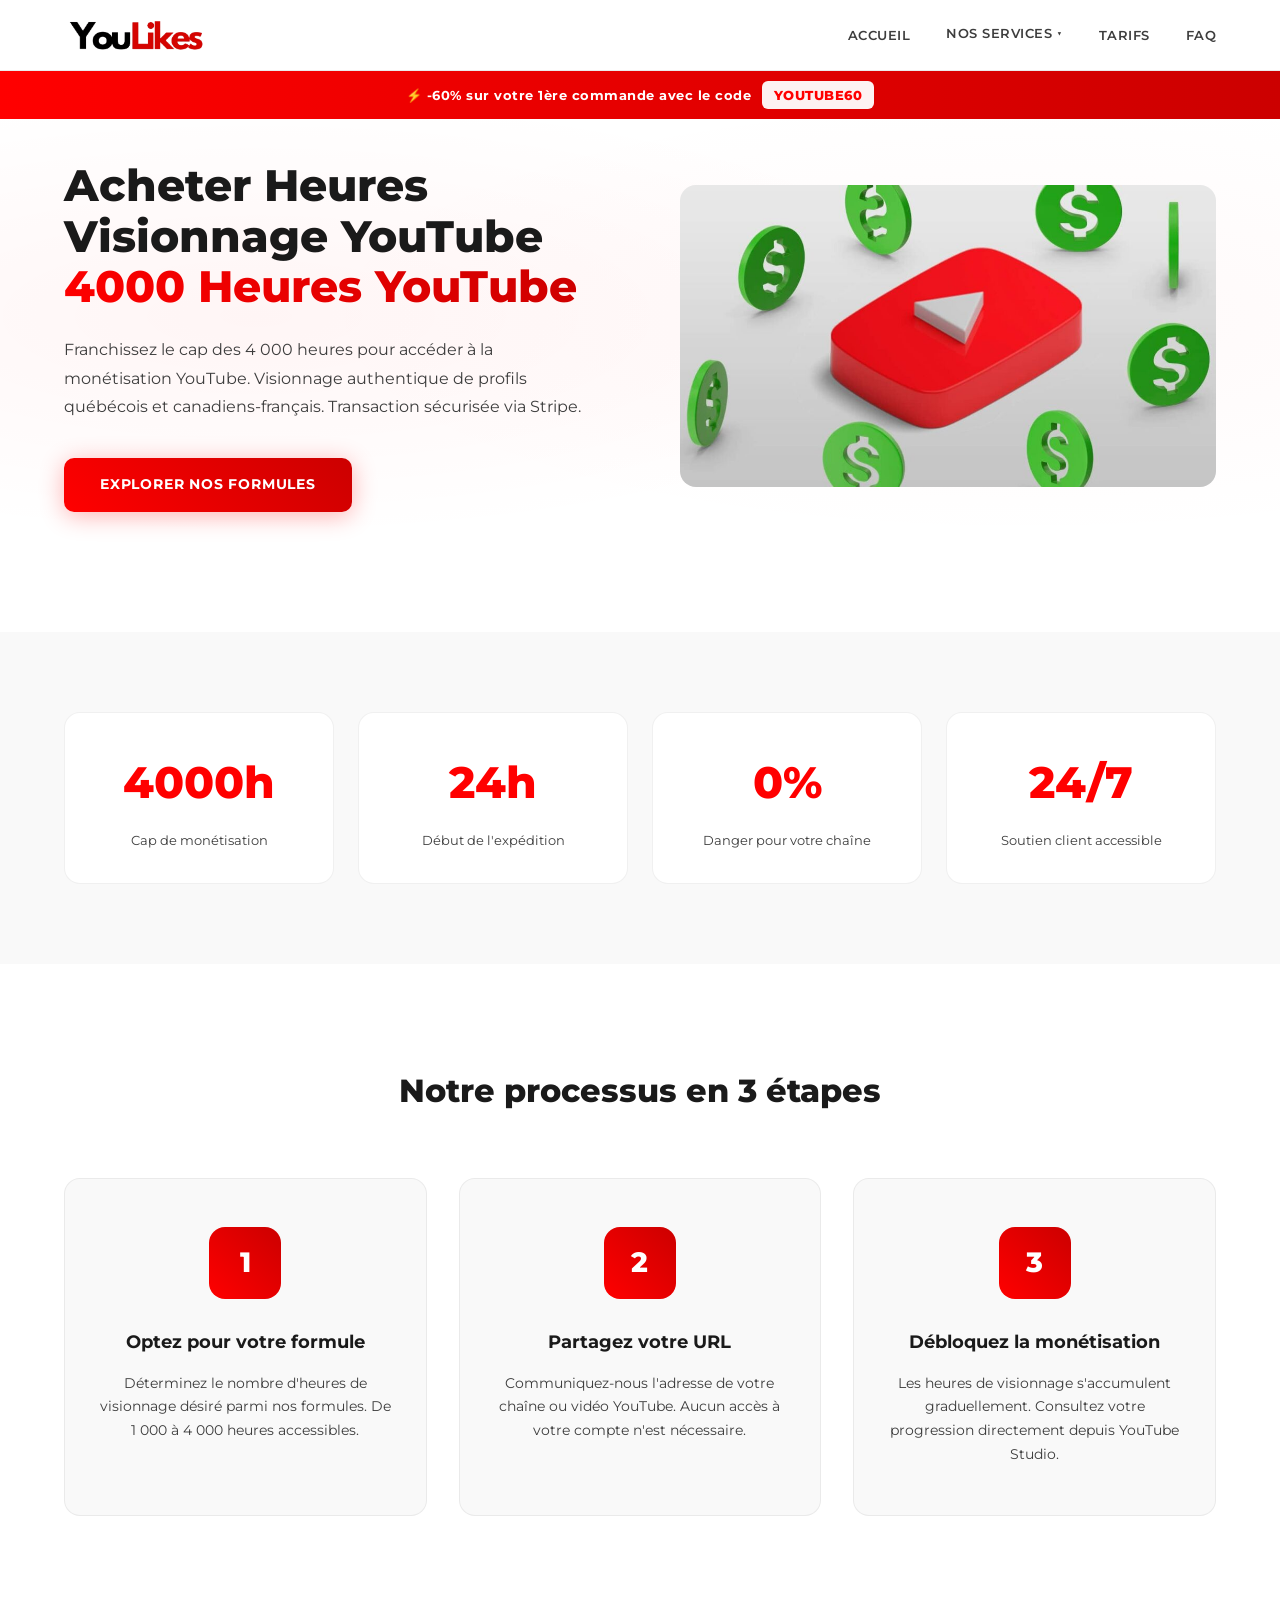
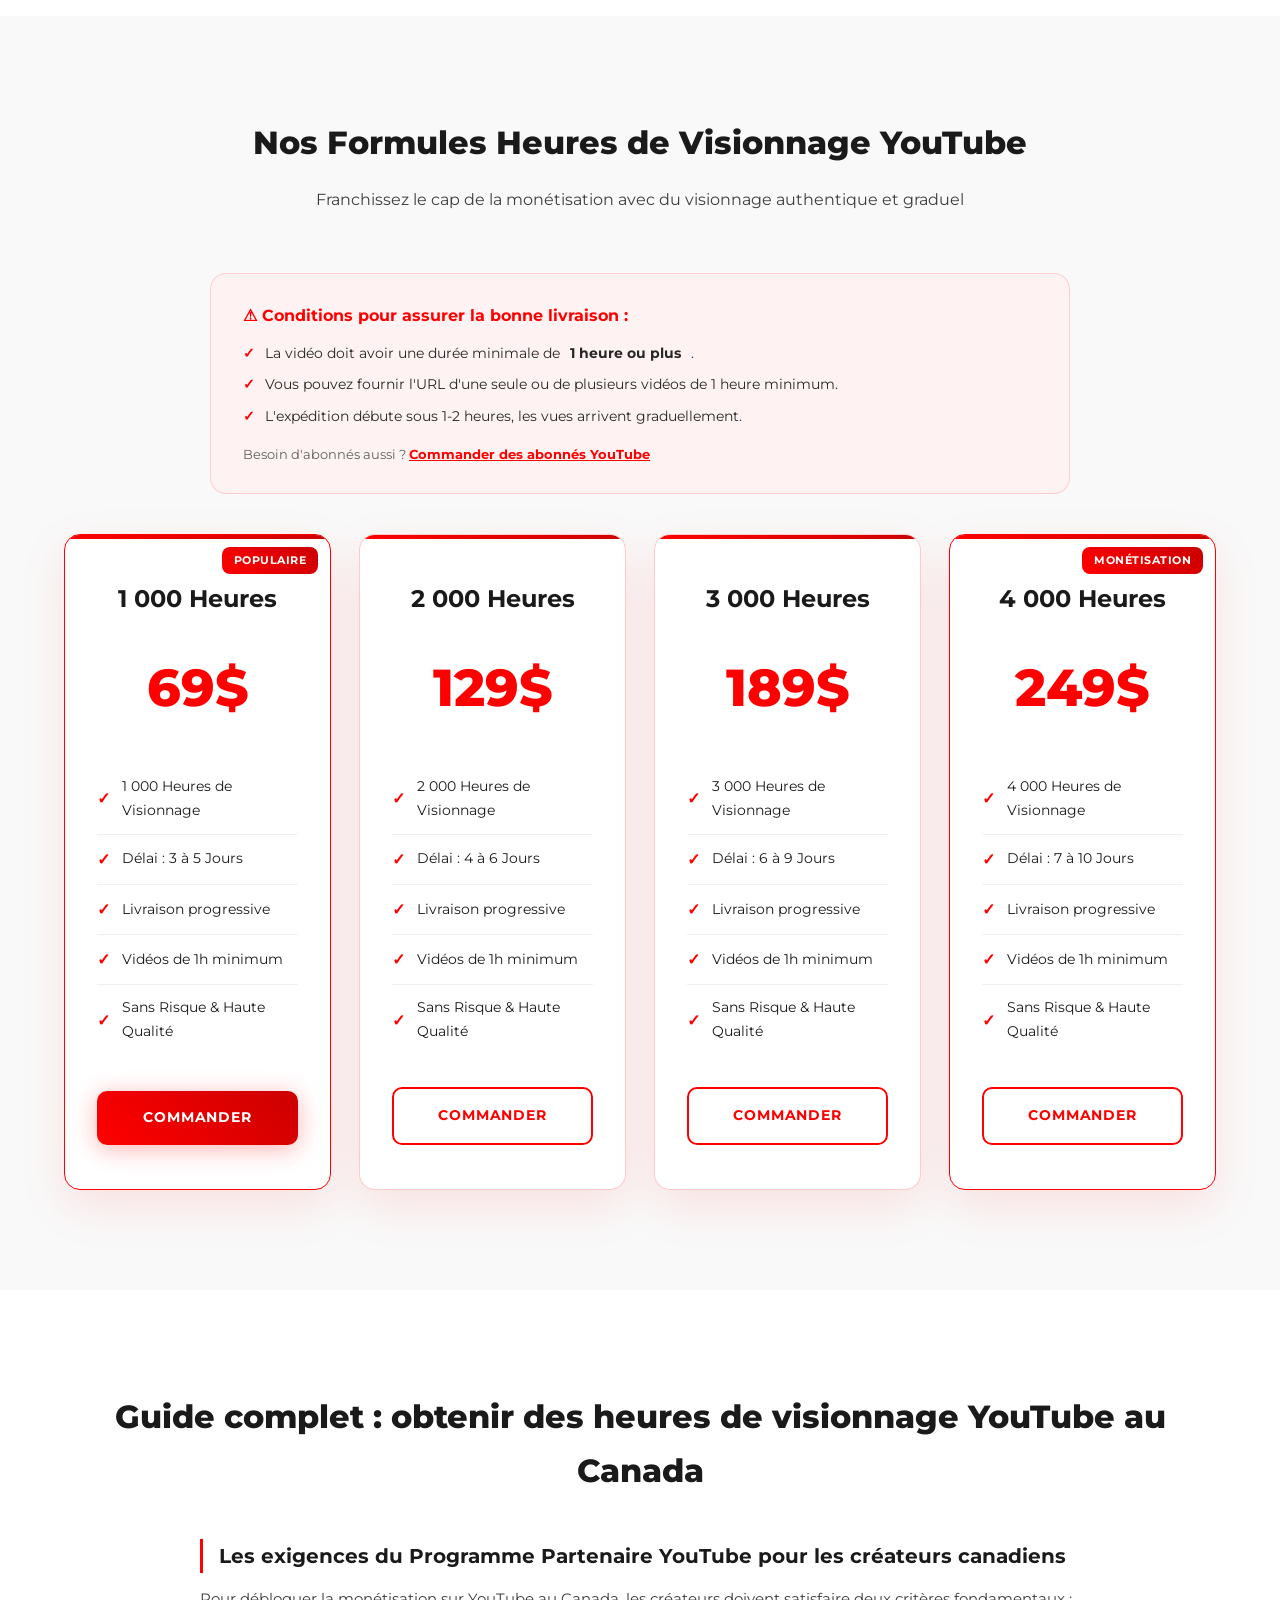
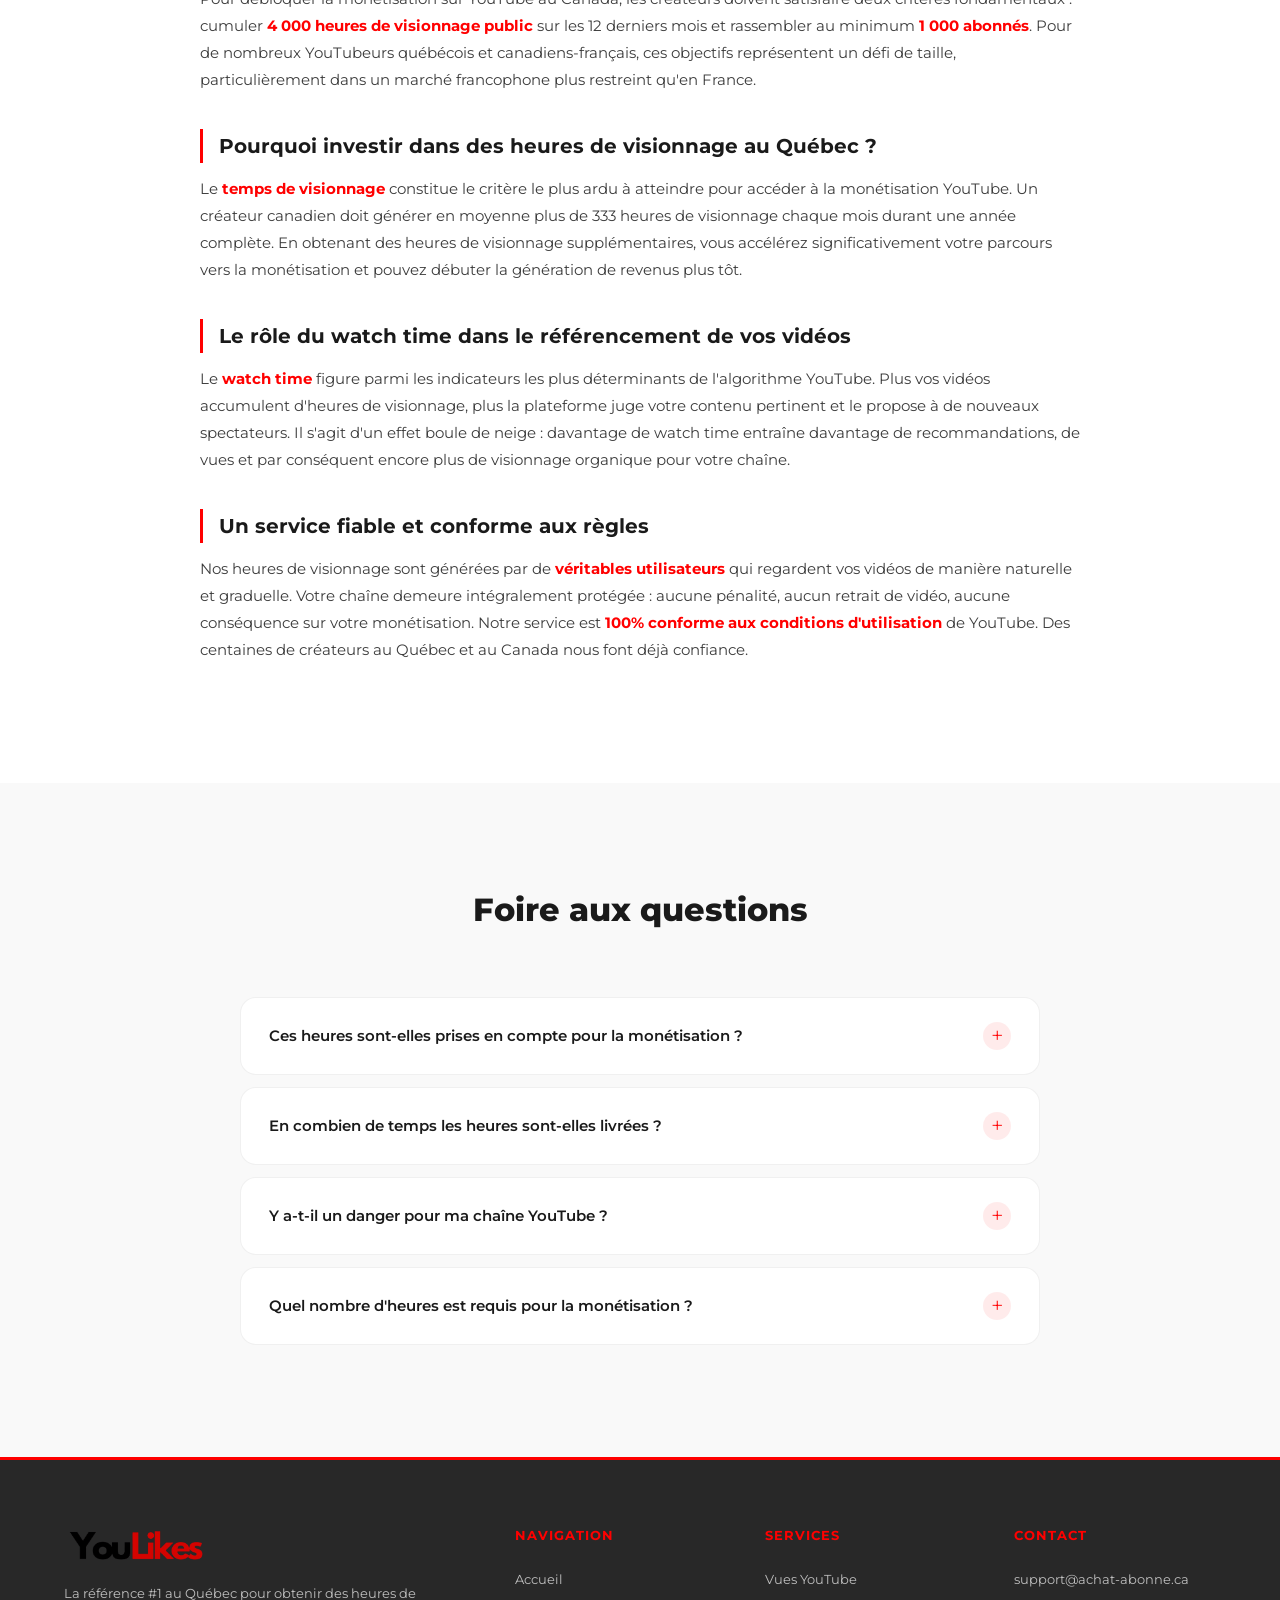
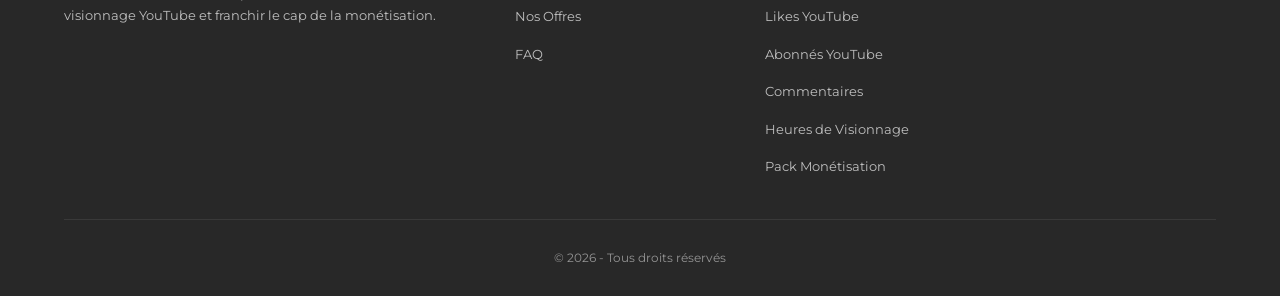
<file: acheter-heures-visionnage-youtube.html>
﻿<!DOCTYPE html>
<html lang="fr">
<head>
    <meta charset="UTF-8">
    <meta name="viewport" content="width=device-width, initial-scale=1.0">
    <meta name="robots" content="index, follow">
    <title>Acheter Heures Visionnage YouTube - 4000 Heures YouTube</title>
    <meta name="description" content="Procurez-vous des heures de visionnage YouTube pour franchir le seuil de 4000 heures necessaire a la monetisation. Visionnage authentique, envoi rapide et securise.">
    <link rel="canonical" href="https://achat-abonne.ca/acheter-heures-visionnage-youtube.html"/>
    <link rel="alternate" hreflang="fr-CA" href="https://achat-abonne.ca/acheter-heures-visionnage-youtube.html"/>
    <link rel="alternate" hreflang="x-default" href="https://achat-abonne.ca/acheter-heures-visionnage-youtube.html"/>
    <meta property="og:type" content="website">
    <meta property="og:url" content="https://achat-abonne.ca/acheter-heures-visionnage-youtube.html">
    <meta property="og:title" content="Heures de Visionnage YouTube au Canada">
    <meta property="og:description" content="Procurez-vous des heures de visionnage YouTube pour franchir le seuil de 4000 heures necessaire a la monetisation. Visionnage authentique, envoi rapide et securise.">
    <meta property="og:image" content="https://achat-abonne.ca/logo.png">
    <meta name="twitter:card" content="summary_large_image">
    <meta name="twitter:title" content="Heures de Visionnage YouTube au Canada">
    <meta name="twitter:description" content="Procurez-vous des heures de visionnage YouTube pour franchir le cap de la monetisation.">
    <meta name="twitter:image" content="https://achat-abonne.ca/logo.png">
    <link rel="preconnect" href="https://fonts.googleapis.com">
    <link rel="preconnect" href="https://fonts.gstatic.com" crossorigin>
    <link href="https://fonts.googleapis.com/css2?family=Montserrat:wght@400;500;600;700;800&display=swap" rel="stylesheet">
    <link rel="stylesheet" href="styles.css">
    <link rel="icon" type="image/x-icon" href="/favicon.ico">
    <link rel="apple-touch-icon" sizes="96x96" href="/logo/apple-icon-96x96.png">
    <link rel="icon" type="image/png" sizes="96x96" href="/logo/android-icon-96x96.png">
    <link rel="icon" type="image/png" sizes="32x32" href="/logo/android-icon-32x32.png">
    <meta name="msapplication-TileImage" content="/logo/ms-icon-96x96.png">
    <script type="application/ld+json">
    {
        "@context": "https://schema.org",
        "@graph": [
            {
                "@type": "FAQPage",
                "mainEntity": [
                    {
                        "@type": "Question",
                        "name": "Ces heures sont-elles prises en compte pour la monetisation ?",
                        "acceptedAnswer": {
                            "@type": "Answer",
                            "text": "Oui, la totalite des heures de visionnage que nous livrons sont reconnues par YouTube et contribuent directement a franchir le cap des 4000 heures exige par le Programme Partenaire YouTube. Service disponible pour les createurs au Canada et au Quebec."
                        }
                    },
                    {
                        "@type": "Question",
                        "name": "En combien de temps les heures sont-elles livrees ?",
                        "acceptedAnswer": {
                            "@type": "Answer",
                            "text": "L'expedition debute dans les 24 heures suivant votre commande. La duree totale depend de la formule retenue, allant de 3 jours pour 1000 heures a 10 jours pour 4000 heures de visionnage."
                        }
                    },
                    {
                        "@type": "Question",
                        "name": "Y a-t-il un danger pour ma chaine YouTube ?",
                        "acceptedAnswer": {
                            "@type": "Answer",
                            "text": "Aucunement. Nos heures de visionnage proviennent d'utilisateurs authentiques. Notre methode est integralement conforme aux regles de YouTube. Votre chaine demeure en toute securite."
                        }
                    },
                    {
                        "@type": "Question",
                        "name": "Quel nombre d'heures est requis pour la monetisation ?",
                        "acceptedAnswer": {
                            "@type": "Answer",
                            "text": "YouTube requiert 4000 heures de visionnage public au cours des 12 derniers mois, en plus d'un minimum de 1000 abonnes, pour acceder au Programme Partenaire YouTube et debloquer la monetisation."
                        }
                    }
                ]
            },
            {
                "@type": "Product",
                "name": "Heures de Visionnage YouTube au Canada",
                "description": "Obtenez des heures de visionnage YouTube au Canada et au Quebec pour franchir le cap de la monetisation. 4000 heures de visionnage requises pour le Programme Partenaire. Visionnage authentique, expedition rapide et securisee.",
                "brand": {
                    "@type": "Brand",
                    "name": "Achat-Abonne.ca"
                },
                "image": "https://achat-abonne.ca/logo.png",
                "offers": {
                    "@type": "AggregateOffer",
                    "priceCurrency": "CAD",
                    "lowPrice": "69",
                    "highPrice": "249",
                    "offerCount": "4",
                    "availability": "https://schema.org/InStock"
                }
            },
            {
                "@type": "Organization",
                "name": "Achat Abonne YouTube",
                "url": "https://achat-abonne.ca",
                "hasOfferCatalog": {
                    "@type": "OfferCatalog",
                    "name": "Nos services",
                    "itemListElement": [
                        {
                            "@type": "Offer",
                            "itemOffered": {
                                "@type": "Service",
                                "name": "acheter heures visionnage youtube",
                                "url": "https://achat-abonne.ca/acheter-heures-visionnage-youtube.html"
                            }
                        }
                    ]
                }
            },
            {
                "@type": "ItemList",
                "name": "Offres",
                "itemListElement": [
                    {
                        "@type": "ListItem",
                        "position": 1,
                        "item": {
                            "@type": "Product",
                            "image": "https://achat-abonne.ca/logo.png",
                            "brand": {
                                "@type": "Brand",
                                "name": "Achat Abonne YouTube"
                            },
                            "name": "1 000 Heures",
                            "description": "Pack 1 000 Heures.",
                            "offers": {
                                "@type": "Offer",
                                "availability": "https://schema.org/InStock",
                                "price": "69",
                                "priceCurrency": "CAD"
                            }
                        }
                    },
                    {
                        "@type": "ListItem",
                        "position": 2,
                        "item": {
                            "@type": "Product",
                            "image": "https://achat-abonne.ca/logo.png",
                            "brand": {
                                "@type": "Brand",
                                "name": "Achat Abonne YouTube"
                            },
                            "name": "2 000 Heures",
                            "description": "Pack 2 000 Heures.",
                            "offers": {
                                "@type": "Offer",
                                "availability": "https://schema.org/InStock",
                                "price": "129",
                                "priceCurrency": "CAD"
                            }
                        }
                    },
                    {
                        "@type": "ListItem",
                        "position": 3,
                        "item": {
                            "@type": "Product",
                            "image": "https://achat-abonne.ca/logo.png",
                            "brand": {
                                "@type": "Brand",
                                "name": "Achat Abonne YouTube"
                            },
                            "name": "3 000 Heures",
                            "description": "Pack 3 000 Heures.",
                            "offers": {
                                "@type": "Offer",
                                "availability": "https://schema.org/InStock",
                                "price": "189",
                                "priceCurrency": "CAD"
                            }
                        }
                    },
                    {
                        "@type": "ListItem",
                        "position": 4,
                        "item": {
                            "@type": "Product",
                            "image": "https://achat-abonne.ca/logo.png",
                            "brand": {
                                "@type": "Brand",
                                "name": "Achat Abonne YouTube"
                            },
                            "name": "4 000 Heures",
                            "description": "Pack 4 000 Heures.",
                            "offers": {
                                "@type": "Offer",
                                "availability": "https://schema.org/InStock",
                                "price": "249",
                                "priceCurrency": "CAD"
                            }
                        }
                    }
                ]
            }
        ]
    }
    </script>
</head>
<body>
    <header class="header">
        <div class="container">
            <a href="https://achat-abonne.ca/" class="logo" title="Acheter Vues YouTube">
                <img src="logo.png" alt="Achat-Abonne.ca" title="Achat-Abonne.ca" class="logo-img" width="200" height="200">
            </a>
            <nav class="nav">
                <ul class="nav-list">
                    <li><a href="https://achat-abonne.ca/" class="nav-link" title="Accueil">Accueil</a></li>
                    <li class="nav-item dropdown">
                        <a href="#" class="nav-link" title="Nos Services">Nos Services <span class="dropdown-arrow">&#9660;</span></a>
                        <div class="dropdown-menu">
                            <a href="https://achat-abonne.ca/" title="achat vue youtube">Vues YouTube</a>
                            <a href="https://achat-abonne.ca/acheter-des-likes-youtube.html" title="achat de like youtube">Likes YouTube</a>
                            <a href="https://achat-abonne.ca/acheter-abonne-youtube.html" title="acheter followers youtube">Abonn&eacute;s YouTube</a>
                            <a href="https://achat-abonne.ca/acheter-commentaires-youtube.html" title="acheter commentaires youtube">Commentaires</a>
                            <a href="https://achat-abonne.ca/acheter-heures-visionnage-youtube.html" title="heure de visionnage youtube">Heures de Visionnage</a>
                            <a href="https://achat-abonne.ca/monetisation-youtube.html" title="monetiser sa chaine youtube">Pack Mon&eacute;tisation</a>
                        </div>
                    </li>
                    <li><a href="#offres" class="nav-link" title="Tarifs">Tarifs</a></li>
                    <li><a href="#faq" class="nav-link" title="FAQ">FAQ</a></li>
                </ul>
            </nav>
            <button class="menu-toggle" aria-label="Menu">
                <span></span>
                <span></span>
                <span></span>
            </button>
        </div>
    </header>
    <div class="promo-bar">&#x26A1; -60% sur votre 1&egrave;re commande avec le code <span class="promo-code">YOUTUBE60</span></div>

    <section id="accueil" class="hero">
        <div class="container">
            <div class="hero-content">
                <h1>Acheter Heures Visionnage YouTube<br><span class="highlight">4000 Heures YouTube</span></h1>
                <p class="hero-subtitle">Franchissez le cap des 4 000 heures pour acc&eacute;der &agrave; la mon&eacute;tisation YouTube. Visionnage authentique de profils qu&eacute;b&eacute;cois et canadiens-fran&ccedil;ais. Transaction s&eacute;curis&eacute;e via Stripe.</p>
                <a href="#offres" class="btn btn-primary" title="achat heure visionnage youtube">Explorer nos formules</a>
            </div>
            <div class="hero-image">
                <img src="monetisation-youtube.jpg" alt="4000 h de visionnage youtube" title="achat heure visionnage youtube" class="hero-img" loading="eager" width="1200" height="675">
            </div>
        </div>
    </section>

    <section class="stats">
        <div class="container">
            <div class="stat-card">
                <div class="stat-number" data-target="0" data-static="4000h">4000h</div>
                <p>Cap de mon&eacute;tisation</p>
            </div>
            <div class="stat-card">
                <div class="stat-number" data-target="0" data-static="24h">24h</div>
                <p>D&eacute;but de l'exp&eacute;dition</p>
            </div>
            <div class="stat-card">
                <div class="stat-number" data-target="0" data-static="0%">0%</div>
                <p>Danger pour votre cha&icirc;ne</p>
            </div>
            <div class="stat-card">
                <div class="stat-number" data-target="0" data-static="24/7">24/7</div>
                <p>Soutien client accessible</p>
            </div>
        </div>
    </section>

    <section class="how-it-works">
        <div class="container">
            <h2 class="section-title">Notre processus en 3 &eacute;tapes</h2>
            <div class="steps">
                <div class="step">
                    <div class="step-icon">
                        <span>1</span>
                    </div>
                    <h3>Optez pour votre formule</h3>
                    <p>D&eacute;terminez le nombre d'heures de visionnage d&eacute;sir&eacute; parmi nos formules. De 1 000 &agrave; 4 000 heures accessibles.</p>
                </div>
                <div class="step">
                    <div class="step-icon">
                        <span>2</span>
                    </div>
                    <h3>Partagez votre URL</h3>
                    <p>Communiquez-nous l'adresse de votre cha&icirc;ne ou vid&eacute;o YouTube. Aucun acc&egrave;s &agrave; votre compte n'est n&eacute;cessaire.</p>
                </div>
                <div class="step">
                    <div class="step-icon">
                        <span>3</span>
                    </div>
                    <h3>D&eacute;bloquez la mon&eacute;tisation</h3>
                    <p>Les heures de visionnage s'accumulent graduellement. Consultez votre progression directement depuis YouTube Studio.</p>
                </div>
            </div>
        </div>
    </section>

    <section id="offres" class="pricing">
        <div class="container">
            <h2 class="section-title">Nos Formules Heures de Visionnage YouTube</h2>
            <p class="section-subtitle">Franchissez le cap de la mon&eacute;tisation avec du visionnage authentique et graduel</p>
            <div style="max-width:860px;margin:0 auto 40px;background:#FEF2F2;border:1px solid rgba(255,0,0,0.15);border-radius:16px;padding:28px 32px;">
                <h3 style="font-size:16px;font-weight:700;color:#FF0000;margin-bottom:12px;">&#9888; Conditions pour assurer la bonne livraison :</h3>
                <ul style="list-style:none;display:flex;flex-direction:column;gap:8px;">
                    <li style="font-size:14px;color:#282828;display:flex;align-items:center;gap:10px;"><span style="color:#FF0000;font-weight:700;">&#10003;</span> La vid&eacute;o doit avoir une dur&eacute;e minimale de <strong>1 heure ou plus</strong>.</li>
                    <li style="font-size:14px;color:#282828;display:flex;align-items:center;gap:10px;"><span style="color:#FF0000;font-weight:700;">&#10003;</span> Vous pouvez fournir l'URL d'une seule ou de plusieurs vid&eacute;os de 1 heure minimum.</li>
                    <li style="font-size:14px;color:#282828;display:flex;align-items:center;gap:10px;"><span style="color:#FF0000;font-weight:700;">&#10003;</span> L'exp&eacute;dition d&eacute;bute sous 1-2 heures, les vues arrivent graduellement.</li>
                </ul>
                <p style="font-size:13px;color:#606060;margin-top:14px;">Besoin d'abonn&eacute;s aussi ? <a href="https://achat-abonne.ca/acheter-abonne-youtube.html" style="color:#FF0000;font-weight:700;text-decoration:underline;" title="Commander des abonn&eacute;s YouTube">Commander des abonn&eacute;s YouTube</a></p>
            </div>
            <div class="pricing-cards" style="grid-template-columns: repeat(4, 1fr);">

                <div class="pricing-card featured">
                    <div class="pricing-badge">Populaire</div>
                    <div class="pricing-header">
                        <h3>1 000 Heures</h3>
                    </div>
                    <div class="pricing-price">
                        <span class="price">69$</span>
                    </div>
                    <ul class="pricing-features">
                        <li><span class="check">&#10003;</span> 1 000 Heures de Visionnage</li>
                        <li><span class="check">&#10003;</span> D&eacute;lai : 3 &agrave; 5 Jours</li>
                        <li><span class="check">&#10003;</span> Livraison progressive</li>
                        <li><span class="check">&#10003;</span> Vid&eacute;os de 1h minimum</li>
                        <li><span class="check">&#10003;</span> Sans Risque &amp; Haute Qualit&eacute;</li>
                    </ul>
                    <a href="https://buy.stripe.com/cNifZh55gb4Tfdc5TS6Na1Z" class="btn btn-primary" title="Commander 1000 heures" rel="noopener" target="_blank">Commander</a>
                </div>

                <div class="pricing-card">
                    <div class="pricing-header">
                        <h3>2 000 Heures</h3>
                    </div>
                    <div class="pricing-price">
                        <span class="price">129$</span>
                    </div>
                    <ul class="pricing-features">
                        <li><span class="check">&#10003;</span> 2 000 Heures de Visionnage</li>
                        <li><span class="check">&#10003;</span> D&eacute;lai : 4 &agrave; 6 Jours</li>
                        <li><span class="check">&#10003;</span> Livraison progressive</li>
                        <li><span class="check">&#10003;</span> Vid&eacute;os de 1h minimum</li>
                        <li><span class="check">&#10003;</span> Sans Risque &amp; Haute Qualit&eacute;</li>
                    </ul>
                    <a href="https://buy.stripe.com/3cI5kDbtE2yn7KK5TS6Na20" class="btn btn-outline" title="Commander 2000 heures" rel="noopener" target="_blank">Commander</a>
                </div>

                <div class="pricing-card">
                    <div class="pricing-header">
                        <h3>3 000 Heures</h3>
                    </div>
                    <div class="pricing-price">
                        <span class="price">189$</span>
                    </div>
                    <ul class="pricing-features">
                        <li><span class="check">&#10003;</span> 3 000 Heures de Visionnage</li>
                        <li><span class="check">&#10003;</span> D&eacute;lai : 6 &agrave; 9 Jours</li>
                        <li><span class="check">&#10003;</span> Livraison progressive</li>
                        <li><span class="check">&#10003;</span> Vid&eacute;os de 1h minimum</li>
                        <li><span class="check">&#10003;</span> Sans Risque &amp; Haute Qualit&eacute;</li>
                    </ul>
                    <a href="https://buy.stripe.com/bJeaEX41c6OD8OOgyw6Na21" class="btn btn-outline" title="Commander 3000 heures" rel="noopener" target="_blank">Commander</a>
                </div>

                <div class="pricing-card featured">
                    <div class="pricing-badge">Mon&eacute;tisation</div>
                    <div class="pricing-header">
                        <h3>4 000 Heures</h3>
                    </div>
                    <div class="pricing-price">
                        <span class="price">249$</span>
                    </div>
                    <ul class="pricing-features">
                        <li><span class="check">&#10003;</span> 4 000 Heures de Visionnage</li>
                        <li><span class="check">&#10003;</span> D&eacute;lai : 7 &agrave; 10 Jours</li>
                        <li><span class="check">&#10003;</span> Livraison progressive</li>
                        <li><span class="check">&#10003;</span> Vid&eacute;os de 1h minimum</li>
                        <li><span class="check">&#10003;</span> Sans Risque &amp; Haute Qualit&eacute;</li>
                    </ul>
                    <a href="https://buy.stripe.com/14A00j1T48WLd543LK6Na22" class="btn btn-outline" title="Commander 4000 heures" rel="noopener" target="_blank">Commander</a>
                </div>

            </div>
        </div>
    </section>

    <section class="seo-content">
        <div class="container">
            <h2 class="section-title">Guide complet : obtenir des heures de visionnage YouTube au Canada</h2>
            <div class="seo-text">
                <h3>Les exigences du Programme Partenaire YouTube pour les cr&eacute;ateurs canadiens</h3>
                <p>Pour d&eacute;bloquer la mon&eacute;tisation sur YouTube au Canada, les cr&eacute;ateurs doivent satisfaire deux crit&egrave;res fondamentaux : cumuler <strong>4 000 heures de visionnage public</strong> sur les 12 derniers mois et rassembler au minimum <strong>1 000 abonn&eacute;s</strong>. Pour de nombreux YouTubeurs qu&eacute;b&eacute;cois et canadiens-fran&ccedil;ais, ces objectifs repr&eacute;sentent un d&eacute;fi de taille, particuli&egrave;rement dans un march&eacute; francophone plus restreint qu'en France.</p>

                <h3>Pourquoi investir dans des heures de visionnage au Qu&eacute;bec ?</h3>
                <p>Le <strong>temps de visionnage</strong> constitue le crit&egrave;re le plus ardu &agrave; atteindre pour acc&eacute;der &agrave; la mon&eacute;tisation YouTube. Un cr&eacute;ateur canadien doit g&eacute;n&eacute;rer en moyenne plus de 333 heures de visionnage chaque mois durant une ann&eacute;e compl&egrave;te. En obtenant des heures de visionnage suppl&eacute;mentaires, vous acc&eacute;l&eacute;rez significativement votre parcours vers la mon&eacute;tisation et pouvez d&eacute;buter la g&eacute;n&eacute;ration de revenus plus t&ocirc;t.</p>

                <h3>Le r&ocirc;le du watch time dans le r&eacute;f&eacute;rencement de vos vid&eacute;os</h3>
                <p>Le <strong>watch time</strong> figure parmi les indicateurs les plus d&eacute;terminants de l'algorithme YouTube. Plus vos vid&eacute;os accumulent d'heures de visionnage, plus la plateforme juge votre contenu pertinent et le propose &agrave; de nouveaux spectateurs. Il s'agit d'un effet boule de neige : davantage de watch time entra&icirc;ne davantage de recommandations, de vues et par cons&eacute;quent encore plus de visionnage organique pour votre cha&icirc;ne.</p>

                <h3>Un service fiable et conforme aux r&egrave;gles</h3>
                <p>Nos heures de visionnage sont g&eacute;n&eacute;r&eacute;es par de <strong>v&eacute;ritables utilisateurs</strong> qui regardent vos vid&eacute;os de mani&egrave;re naturelle et graduelle. Votre cha&icirc;ne demeure int&eacute;gralement prot&eacute;g&eacute;e : aucune p&eacute;nalit&eacute;, aucun retrait de vid&eacute;o, aucune cons&eacute;quence sur votre mon&eacute;tisation. Notre service est <strong>100% conforme aux conditions d'utilisation</strong> de YouTube. Des centaines de cr&eacute;ateurs au Qu&eacute;bec et au Canada nous font d&eacute;j&agrave; confiance.</p>
            </div>
        </div>
    </section>

    <section id="faq" class="faq">
        <div class="container">
            <h2 class="section-title">Foire aux questions</h2>
            <div class="faq-list">
                <div class="faq-item">
                    <button class="faq-question">
                        <span>Ces heures sont-elles prises en compte pour la mon&eacute;tisation ?</span>
                        <span class="faq-icon">+</span>
                    </button>
                    <div class="faq-answer">
                        <p>Oui, la totalit&eacute; des heures de visionnage que nous livrons sont reconnues par YouTube et contribuent directement &agrave; franchir le cap des 4 000 heures exig&eacute; par le Programme Partenaire YouTube.</p>
                    </div>
                </div>
                <div class="faq-item">
                    <button class="faq-question">
                        <span>En combien de temps les heures sont-elles livr&eacute;es ?</span>
                        <span class="faq-icon">+</span>
                    </button>
                    <div class="faq-answer">
                        <p>L'exp&eacute;dition d&eacute;bute dans les 24 heures suivant votre commande. La dur&eacute;e totale d&eacute;pend de la formule retenue, allant de 3 jours pour 1 000 heures &agrave; 10 jours pour 4 000 heures de visionnage.</p>
                    </div>
                </div>
                <div class="faq-item">
                    <button class="faq-question">
                        <span>Y a-t-il un danger pour ma cha&icirc;ne YouTube ?</span>
                        <span class="faq-icon">+</span>
                    </button>
                    <div class="faq-answer">
                        <p>Aucunement. Nos heures de visionnage proviennent d'utilisateurs authentiques. Notre m&eacute;thode est int&eacute;gralement conforme aux r&egrave;gles de YouTube. Votre cha&icirc;ne demeure en toute s&eacute;curit&eacute;.</p>
                    </div>
                </div>
                <div class="faq-item">
                    <button class="faq-question">
                        <span>Quel nombre d'heures est requis pour la mon&eacute;tisation ?</span>
                        <span class="faq-icon">+</span>
                    </button>
                    <div class="faq-answer">
                        <p>YouTube requiert 4 000 heures de visionnage public au cours des 12 derniers mois, en plus d'un minimum de 1 000 abonn&eacute;s, pour acc&eacute;der au Programme Partenaire YouTube et d&eacute;bloquer la mon&eacute;tisation.</p>
                    </div>
                </div>
            </div>
        </div>
    </section>

    <footer class="footer">
        <div class="container">
            <div class="footer-content">
                <div class="footer-brand">
                    <a href="https://achat-abonne.ca/" class="logo" title="Acheter Vues YouTube">
                        <img src="logo.png" alt="Achat-Abonne.ca" title="Achat-Abonne.ca" class="logo-img" width="200" height="200">
                    </a>
                    <p>La r&eacute;f&eacute;rence #1 au Qu&eacute;bec pour obtenir des heures de visionnage YouTube et franchir le cap de la mon&eacute;tisation.</p>
                </div>
                <div class="footer-links">
                    <h4>Navigation</h4>
                    <ul>
                        <li><a href="https://achat-abonne.ca/" title="Accueil">Accueil</a></li>
                        <li><a href="#offres" title="Nos Offres">Nos Offres</a></li>
                        <li><a href="#faq" title="FAQ">FAQ</a></li>
                    </ul>
                </div>
                <div class="footer-links">
                    <h4>Services</h4>
                    <ul>
                        <li><a href="https://achat-abonne.ca/" title="acheter des vues youtube">Vues YouTube</a></li>
                        <li><a href="https://achat-abonne.ca/acheter-des-likes-youtube.html" title="acheter des likes youtube">Likes YouTube</a></li>
                        <li><a href="https://achat-abonne.ca/acheter-abonne-youtube.html" title="achat d abonnes youtube">Abonn&eacute;s YouTube</a></li>
                        <li><a href="https://achat-abonne.ca/acheter-commentaires-youtube.html" title="achat commentaire youtube">Commentaires</a></li>
                        <li><a href="https://achat-abonne.ca/acheter-heures-visionnage-youtube.html" title="4000 h de visionnage youtube">Heures de Visionnage</a></li>
                        <li><a href="https://achat-abonne.ca/monetisation-youtube.html" title="monetiser youtube">Pack Mon&eacute;tisation</a></li>
                    </ul>
                </div>
                <div class="footer-links">
                    <h4>Contact</h4>
                    <ul>
                        <li><a href="mailto:support@achat-abonne.ca" title="support@achat-abonne.ca">support@achat-abonne.ca</a></li>
                    </ul>
                </div>
            </div>
            <div class="footer-bottom">
                <p>&copy; 2026 - Tous droits r&eacute;serv&eacute;s</p>
            </div>
        </div>
    </footer>

    <script>
        document.addEventListener('DOMContentLoaded', function() {

            const menuToggle = document.querySelector('.menu-toggle');
            const nav = document.querySelector('.nav');

            if (menuToggle && nav) {
                menuToggle.addEventListener('click', function(e) {
                    e.stopPropagation();
                    nav.classList.toggle('active');
                    menuToggle.classList.toggle('active');
                });

                document.addEventListener('click', function(e) {
                    if (!nav.contains(e.target) && !menuToggle.contains(e.target)) {
                        nav.classList.remove('active');
                        menuToggle.classList.remove('active');
                        document.querySelectorAll('.nav-item.dropdown').forEach(d => d.classList.remove('active'));
                    }
                });

                const navLinks = document.querySelectorAll('.nav-link:not(.nav-item.dropdown > .nav-link)');
                navLinks.forEach(link => {
                    link.addEventListener('click', function() {
                        nav.classList.remove('active');
                        menuToggle.classList.remove('active');
                    });
                });
            }

            const dropdowns = document.querySelectorAll('.nav-item.dropdown');
            dropdowns.forEach(dropdown => {
                const dropdownLink = dropdown.querySelector('.nav-link');
                dropdownLink.addEventListener('click', function(e) {
                    if (window.innerWidth <= 768) {
                        e.preventDefault();
                        dropdown.classList.toggle('active');
                    }
                });
            });

            const dropdownMenuLinks = document.querySelectorAll('.dropdown-menu a');
            dropdownMenuLinks.forEach(link => {
                link.addEventListener('click', function() {
                    if (window.innerWidth <= 768) {
                        const nav = document.querySelector('.nav');
                        const menuToggle = document.querySelector('.menu-toggle');
                        nav.classList.remove('active');
                        menuToggle.classList.remove('active');
                        document.querySelectorAll('.nav-item.dropdown').forEach(d => d.classList.remove('active'));
                    }
                });
            });

            const anchorLinks = document.querySelectorAll('a[href^="#"]');
            anchorLinks.forEach(link => {
                link.addEventListener('click', function(e) {
                    e.preventDefault();
                    const targetId = this.getAttribute('href');
                    const targetElement = document.querySelector(targetId);
                    if (targetElement) {
                        const headerHeight = document.querySelector('.header').offsetHeight;
                        const targetPosition = targetElement.offsetTop - headerHeight;
                        window.scrollTo({ top: targetPosition, behavior: 'smooth' });
                    }
                });
            });

            const faqItems = document.querySelectorAll('.faq-item');
            faqItems.forEach(item => {
                const question = item.querySelector('.faq-question');
                question.addEventListener('click', function() {
                    faqItems.forEach(otherItem => {
                        if (otherItem !== item && otherItem.classList.contains('active')) {
                            otherItem.classList.remove('active');
                        }
                    });
                    item.classList.toggle('active');
                });
            });

            const animateElements = document.querySelectorAll('.stat-card, .step, .pricing-card, .faq-item');
            const observerOptions = { threshold: 0.1, rootMargin: '0px 0px -50px 0px' };
            const observer = new IntersectionObserver(function(entries) {
                entries.forEach(entry => {
                    if (entry.isIntersecting) {
                        entry.target.style.opacity = '1';
                        entry.target.style.transform = 'translateY(0)';
                    }
                });
            }, observerOptions);

            animateElements.forEach(element => {
                element.style.opacity = '0';
                element.style.transform = 'translateY(30px)';
                element.style.transition = 'opacity 0.6s ease, transform 0.6s ease';
                observer.observe(element);
            });

            const statNumbers = document.querySelectorAll('.stat-number');
            let animated = false;
            function animateCounters() {
                if (animated) return;
                statNumbers.forEach(stat => {
                    const staticText = stat.getAttribute('data-static');
                    if (staticText) { stat.textContent = staticText; return; }
                    const target = parseInt(stat.getAttribute('data-target') || stat.textContent);
                    const suffix = stat.getAttribute('data-suffix') || '%';
                    if (isNaN(target) || target <= 0) return;
                    let current = 0;
                    const increment = target / 50;
                    const duration = 2000;
                    const stepTime = duration / 50;
                    const counter = setInterval(() => {
                        current += increment;
                        if (current >= target) { stat.textContent = target + suffix; clearInterval(counter); }
                        else { stat.textContent = Math.floor(current) + suffix; }
                    }, stepTime);
                });
                animated = true;
            }
            const statsSection = document.querySelector('.stats');
            if (statsSection) {
                const statsObserver = new IntersectionObserver((entries) => {
                    entries.forEach(entry => { if (entry.isIntersecting) { animateCounters(); } });
                }, { threshold: 0.5 });
                statsObserver.observe(statsSection);
            }

        });
    </script>
</body>
</html>
</file>
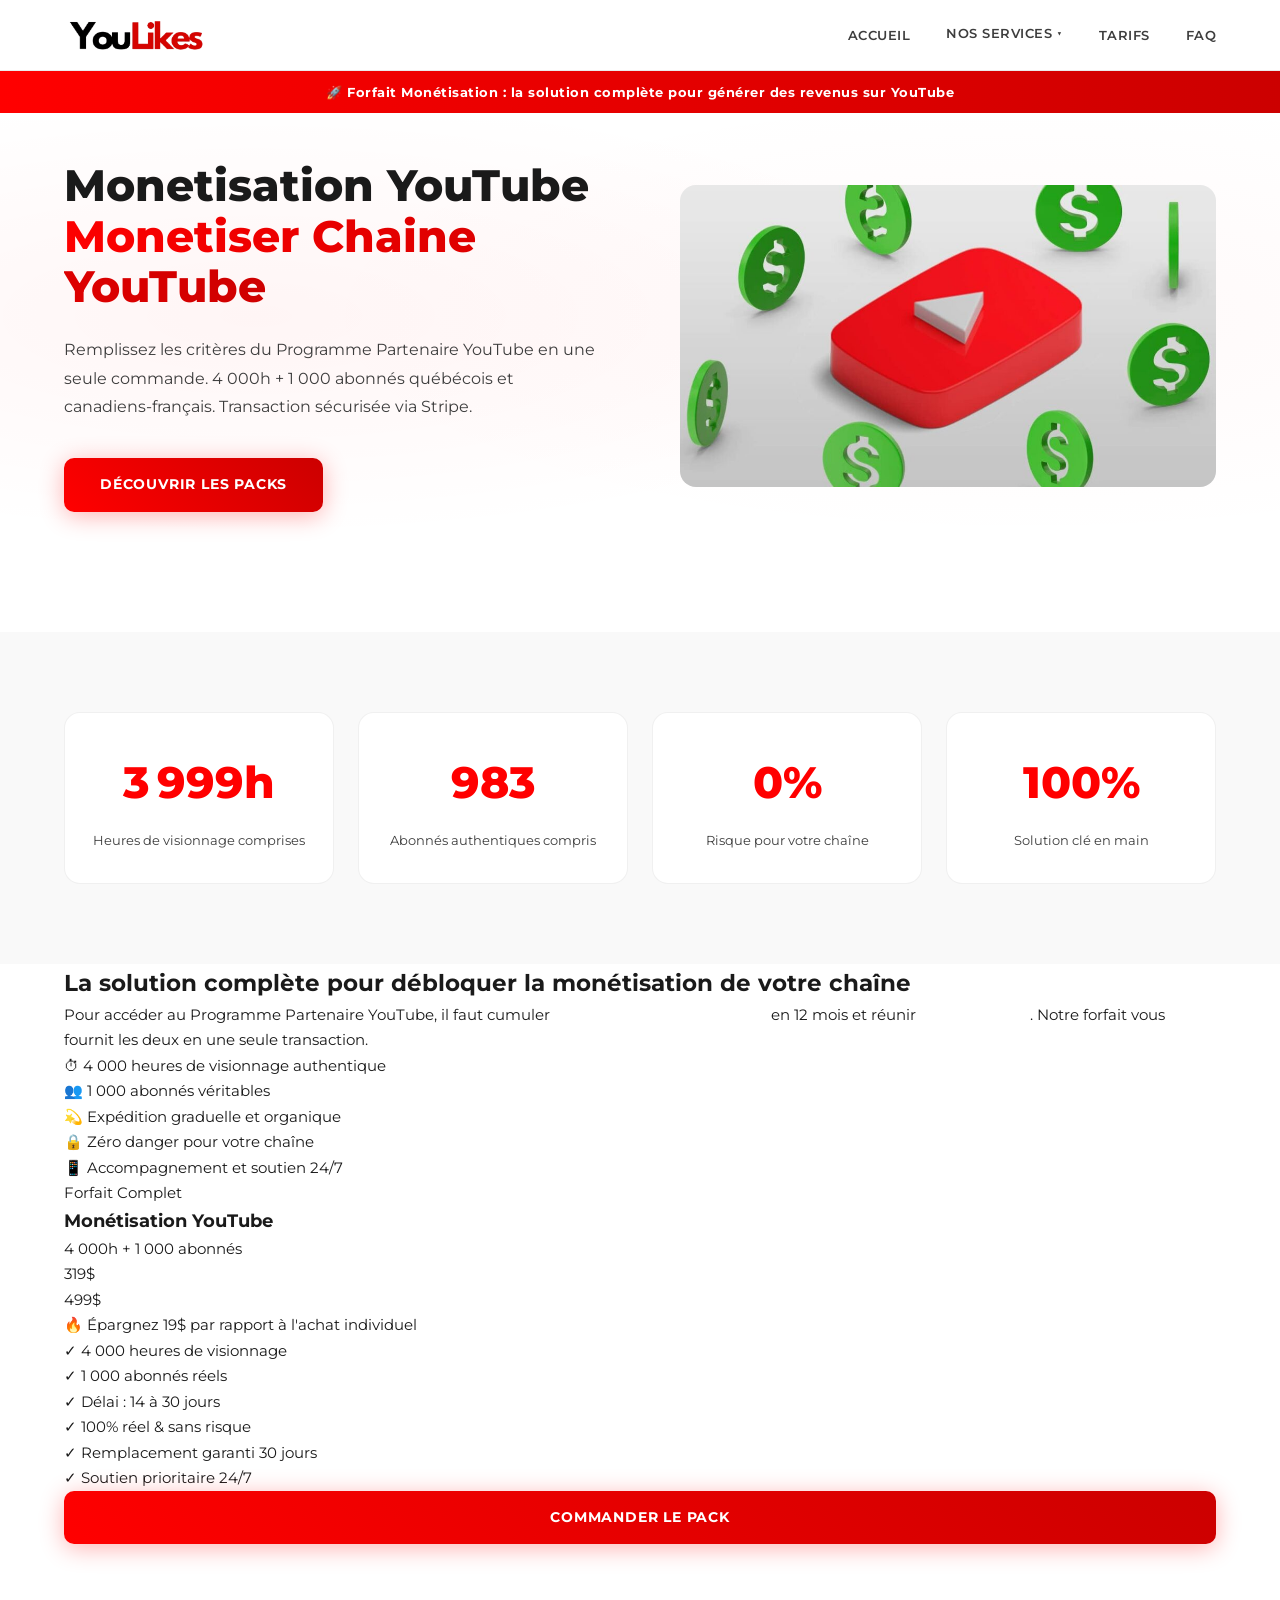
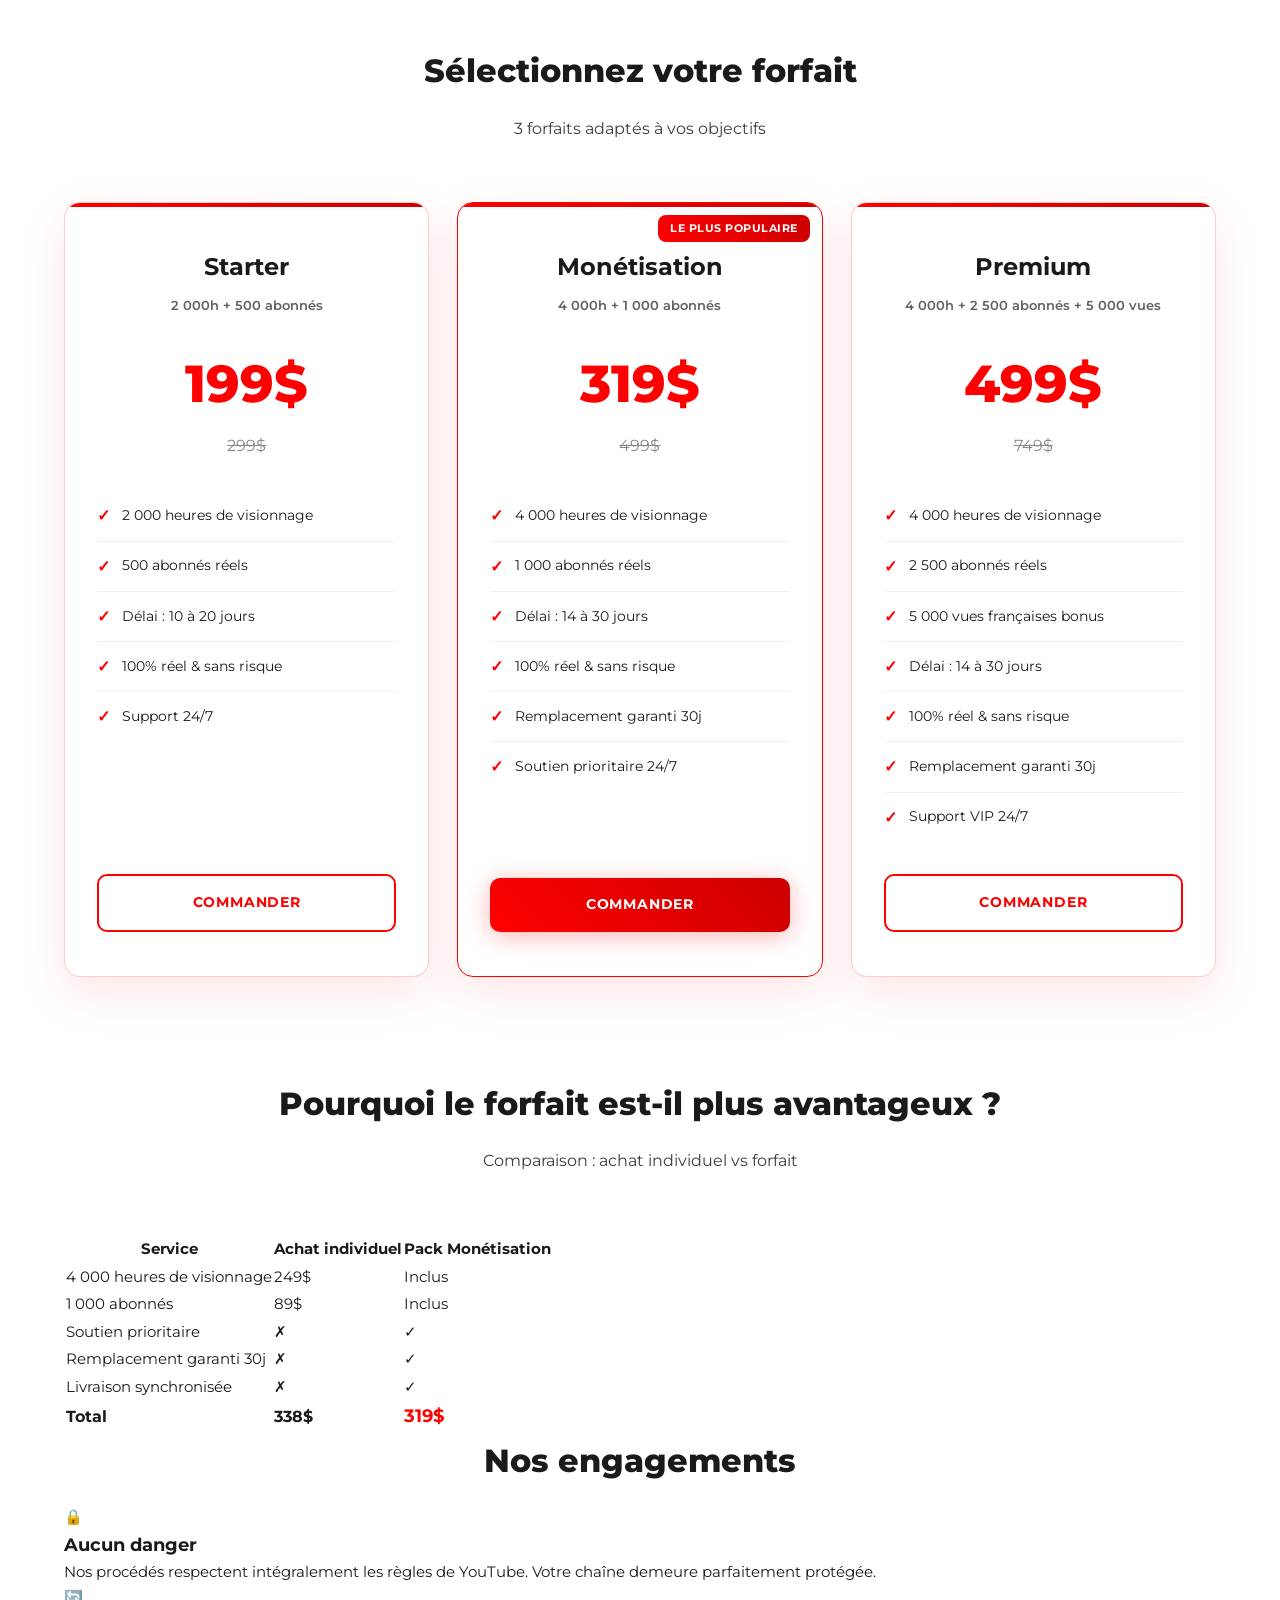
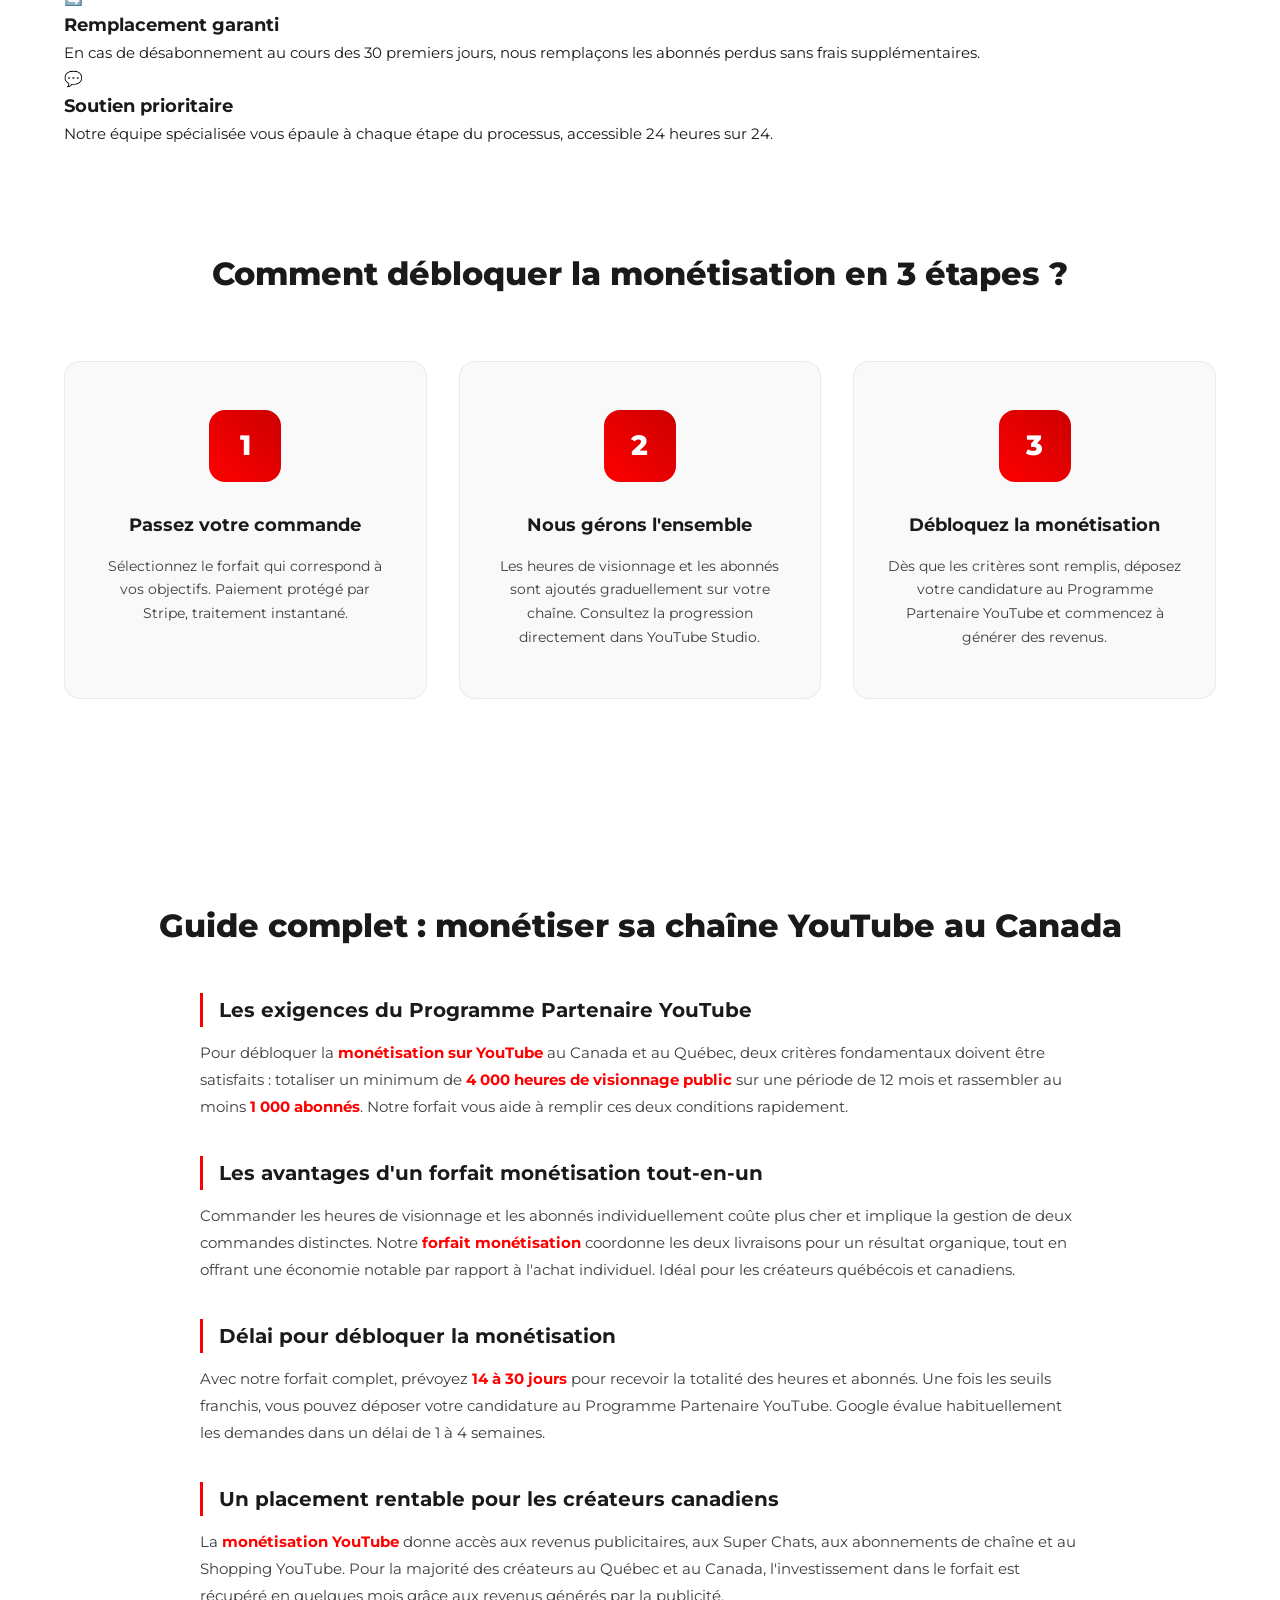
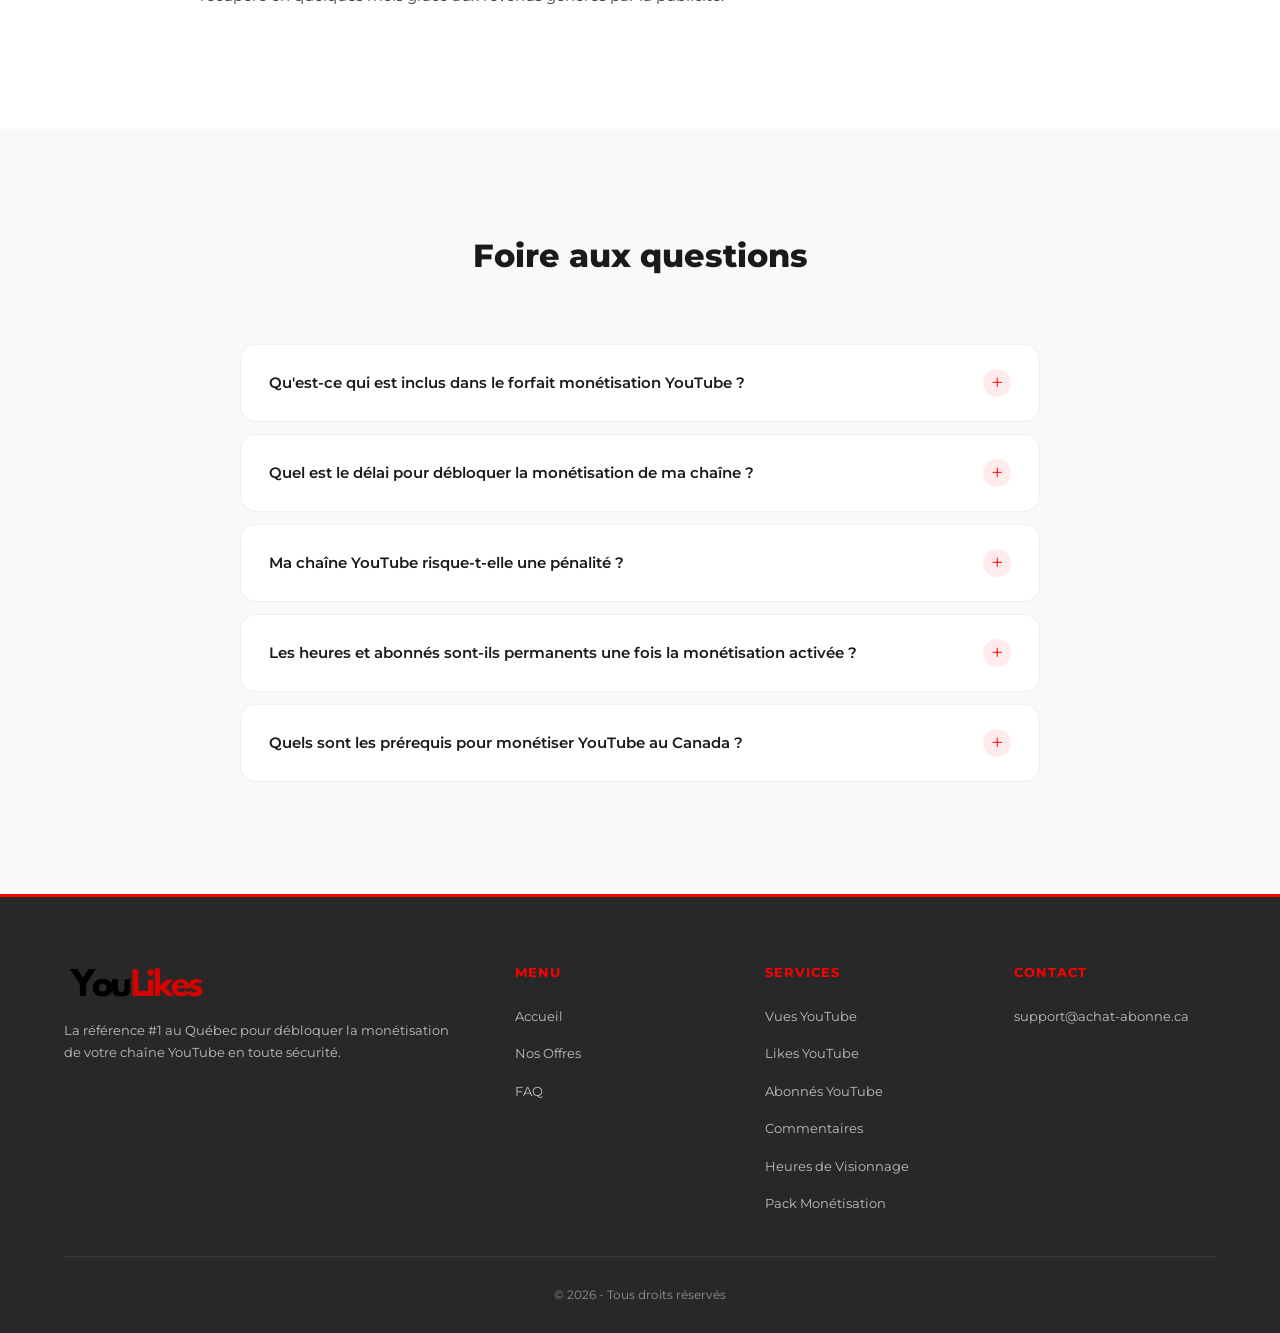
<file: monetisation-youtube.html>
﻿<!DOCTYPE html>
<html lang="fr">
<head>
    <meta charset="UTF-8">
    <meta name="viewport" content="width=device-width, initial-scale=1.0">
    <meta name="robots" content="index, follow">
    <title>Monetisation YouTube - Monetiser Chaine YouTube</title>
    <meta name="description" content="Forfait mon&eacute;tisation YouTube au Canada : 4000 heures de visionnage + 1000 abonn&eacute;s qu&eacute;b&eacute;cois pour d&eacute;bloquer le Programme Partenaire. Solution cl&eacute; en main, z&eacute;ro risque, exp&eacute;dition rapide.">
    <link rel="canonical" href="https://achat-abonne.ca/monetisation-youtube.html"/>
    <link rel="alternate" hreflang="fr-CA" href="https://achat-abonne.ca/monetisation-youtube.html"/>
    <link rel="alternate" hreflang="x-default" href="https://achat-abonne.ca/monetisation-youtube.html"/>
    <meta property="og:type" content="website">
    <meta property="og:url" content="https://achat-abonne.ca/monetisation-youtube.html">
    <meta property="og:title" content="Monetiser YouTube">
    <meta property="og:description" content="Forfait mon&eacute;tisation YouTube pour le Qu&eacute;bec et le Canada : 4000 heures de visionnage + 1000 abonn&eacute;s pour d&eacute;bloquer la mon&eacute;tisation. Solution cl&eacute; en main, sans danger, exp&eacute;dition rapide. &Agrave; partir de 199 dollars.">
    <meta property="og:image" content="https://achat-abonne.ca/logo.png">
    <meta name="twitter:card" content="summary_large_image">
    <meta name="twitter:title" content="Monetiser Chaine YouTube">
    <meta name="twitter:description" content="Forfait mon&eacute;tisation YouTube pour cr&eacute;ateurs canadiens : 4000 heures de visionnage + 1000 abonn&eacute;s pour activer les revenus sur votre cha&icirc;ne.">
    <meta name="twitter:image" content="https://achat-abonne.ca/logo.png">
    <link rel="preconnect" href="https://fonts.googleapis.com">
    <link rel="preconnect" href="https://fonts.gstatic.com" crossorigin>
    <link href="https://fonts.googleapis.com/css2?family=Montserrat:wght@400;500;600;700;800&display=swap" rel="stylesheet">
    <link rel="stylesheet" href="styles.css">
    <link rel="icon" type="image/x-icon" href="/favicon.ico">
    <link rel="apple-touch-icon" sizes="96x96" href="/logo/apple-icon-96x96.png">
    <link rel="icon" type="image/png" sizes="96x96" href="/logo/android-icon-96x96.png">
    <link rel="icon" type="image/png" sizes="32x32" href="/logo/android-icon-32x32.png">
    <meta name="msapplication-TileImage" content="/logo/ms-icon-96x96.png">
    <script type="application/ld+json">
    {
        "@context": "https://schema.org",
        "@graph": [
            {
                "@type": "FAQPage",
                "mainEntity": [
                    {
                        "@type": "Question",
                        "name": "Qu'inclut le forfait monetisation YouTube ?",
                        "acceptedAnswer": {
                            "@type": "Answer",
                            "text": "Le forfait monetisation regroupe les 4000 heures de visionnage public ainsi que les 1000 abonnes requis pour acceder au Programme Partenaire YouTube et debloquer la monetisation de votre chaine au Canada et au Quebec."
                        }
                    },
                    {
                        "@type": "Question",
                        "name": "Quel est le delai pour debloquer la monetisation de ma chaine ?",
                        "acceptedAnswer": {
                            "@type": "Answer",
                            "text": "Grace a notre forfait complet, prevoyez de 14 a 30 jours pour obtenir la totalite des heures et abonnes. Vous pouvez ensuite deposer votre candidature au Programme Partenaire YouTube, qui est generalement evaluee sous 1 a 4 semaines."
                        }
                    },
                    {
                        "@type": "Question",
                        "name": "Ma chaine YouTube risque-t-elle une penalite ?",
                        "acceptedAnswer": {
                            "@type": "Answer",
                            "text": "Aucunement. Nos heures de visionnage et abonnes canadiens proviennent d'utilisateurs reels. Notre approche respecte integralement les conditions d'utilisation de YouTube. Zero danger pour votre chaine."
                        }
                    },
                    {
                        "@type": "Question",
                        "name": "Les heures et abonnes sont-ils permanents apres la monetisation ?",
                        "acceptedAnswer": {
                            "@type": "Answer",
                            "text": "Absolument, les heures de visionnage sont comptabilisees de maniere permanente par YouTube. Concernant les abonnes, nous proposons un remplacement garanti pendant 30 jours en cas de diminution."
                        }
                    },
                    {
                        "@type": "Question",
                        "name": "Quels sont les prerequis pour monetiser YouTube au Canada ?",
                        "acceptedAnswer": {
                            "@type": "Answer",
                            "text": "YouTube demande 4000 heures de visionnage public sur les 12 derniers mois, un minimum de 1000 abonnes, un compte AdSense associe, et le respect des regles communautaires. Notre forfait prend en charge les deux criteres les plus ardus a remplir pour les createurs quebecois et canadiens."
                        }
                    }
                ]
            },
            {
                "@type": "Product",
                "name": "Monetisation YouTube",
                "description": "Monetisation youtube cle en main au Canada et au Quebec. Monetiser youtube rapidement avec notre forfait complet. Monetiser chaine youtube avec 4000 heures de visionnage + 1000 abonnes canadiens. Monetiser sa chaine youtube sans risque. YouTube studio monetisation activee en 14 a 30 jours.",
                "brand": {
                    "@type": "Brand",
                    "name": "Achat-Abonne.ca"
                },
                "image": "https://achat-abonne.ca/logo.png",
                "offers": {
                    "@type": "AggregateOffer",
                    "priceCurrency": "CAD",
                    "lowPrice": "199",
                    "highPrice": "499",
                    "offerCount": "3",
                    "availability": "https://schema.org/InStock"
                }
            },
            {
                "@type": "Organization",
                "name": "Achat Abonne YouTube",
                "url": "https://achat-abonne.ca",
                "hasOfferCatalog": {
                    "@type": "OfferCatalog",
                    "name": "Nos services",
                    "itemListElement": [
                        {
                            "@type": "Offer",
                            "itemOffered": {
                                "@type": "Service",
                                "name": "monetisation youtube",
                                "url": "https://achat-abonne.ca/monetisation-youtube.html"
                            }
                        }
                    ]
                }
            },
            {
                "@type": "ItemList",
                "name": "Offres",
                "itemListElement": [
                    {
                        "@type": "ListItem",
                        "position": 1,
                        "item": {
                            "@type": "Product",
                            "image": "https://achat-abonne.ca/logo.png",
                            "brand": {
                                "@type": "Brand",
                                "name": "Achat Abonne YouTube"
                            },
                            "name": "Starter",
                            "description": "Pack Starter.",
                            "offers": {
                                "@type": "Offer",
                                "availability": "https://schema.org/InStock",
                                "price": "199",
                                "priceCurrency": "CAD"
                            }
                        }
                    },
                    {
                        "@type": "ListItem",
                        "position": 2,
                        "item": {
                            "@type": "Product",
                            "image": "https://achat-abonne.ca/logo.png",
                            "brand": {
                                "@type": "Brand",
                                "name": "Achat Abonne YouTube"
                            },
                            "name": "Monétisation",
                            "description": "Pack Monétisation.",
                            "offers": {
                                "@type": "Offer",
                                "availability": "https://schema.org/InStock",
                                "price": "319",
                                "priceCurrency": "CAD"
                            }
                        }
                    },
                    {
                        "@type": "ListItem",
                        "position": 3,
                        "item": {
                            "@type": "Product",
                            "image": "https://achat-abonne.ca/logo.png",
                            "brand": {
                                "@type": "Brand",
                                "name": "Achat Abonne YouTube"
                            },
                            "name": "Premium",
                            "description": "Pack Premium.",
                            "offers": {
                                "@type": "Offer",
                                "availability": "https://schema.org/InStock",
                                "price": "499",
                                "priceCurrency": "CAD"
                            }
                        }
                    }
                ]
            }
        ]
    }
    </script>
</head>
<body>
    <header class="header">
        <div class="container">
            <a href="https://achat-abonne.ca/" class="logo" title="Acheter Vues YouTube">
                <img src="logo.png" alt="YouLikes" title="YouLikes" class="logo-img" width="200" height="200">
            </a>
            <nav class="nav">
                <ul class="nav-list">
                    <li><a href="https://achat-abonne.ca/" class="nav-link" title="Accueil">Accueil</a></li>
                    <li class="nav-item dropdown">
                        <a href="#" class="nav-link" title="Nos Services">Nos Services <span class="dropdown-arrow">&#9660;</span></a>
                        <div class="dropdown-menu">
                            <a href="https://achat-abonne.ca/" title="acheter vue youtube pas cher">Vues YouTube</a>
                            <a href="https://achat-abonne.ca/acheter-des-likes-youtube.html" title="acheter likes youtube">Likes YouTube</a>
                            <a href="https://achat-abonne.ca/acheter-abonne-youtube.html" title="abonnes youtube pas cher">Abonn&eacute;s YouTube</a>
                            <a href="https://achat-abonne.ca/acheter-commentaires-youtube.html" title="acheter commentaires youtube">Commentaires</a>
                            <a href="https://achat-abonne.ca/acheter-heures-visionnage-youtube.html" title="heure de visionnage youtube">Heures de Visionnage</a>
                            <a href="https://achat-abonne.ca/monetisation-youtube.html" title="monetisation youtube">Pack Mon&eacute;tisation</a>
                        </div>
                    </li>
                    <li><a href="#offres" class="nav-link" title="Tarifs">Tarifs</a></li>
                    <li><a href="#faq" class="nav-link" title="FAQ">FAQ</a></li>
                </ul>
            </nav>
            <button class="menu-toggle" aria-label="Menu">
                <span></span>
                <span></span>
                <span></span>
            </button>
        </div>
    </header>
    <div class="promo-bar">&#x1F680; Forfait Mon&eacute;tisation : la solution compl&egrave;te pour g&eacute;n&eacute;rer des revenus sur YouTube</div>

    <section id="accueil" class="hero">
        <div class="container">
            <div class="hero-content">
                <h1>Monetisation YouTube<br><span class="highlight">Monetiser Chaine YouTube</span></h1>
                <p class="hero-subtitle">Remplissez les crit&egrave;res du Programme Partenaire YouTube en une seule commande. 4 000h + 1 000 abonn&eacute;s qu&eacute;b&eacute;cois et canadiens-fran&ccedil;ais. Transaction s&eacute;curis&eacute;e via Stripe.</p>
                <a href="#offres" class="btn btn-primary" title="monetiser youtube">D&eacute;couvrir les Packs</a>
            </div>
            <div class="hero-image">
                <img src="monetisation-youtube.jpg" alt="monetiser sa chaine youtube" title="youtube studio monetisation" class="hero-img" loading="eager" width="1200" height="675">
            </div>
        </div>
    </section>

    <section class="stats">
        <div class="container">
            <div class="stat-card">
                <div class="stat-number" data-target="4000" data-suffix="h">4000h</div>
                <p>Heures de visionnage comprises</p>
            </div>
            <div class="stat-card">
                <div class="stat-number" data-target="1000" data-suffix="">1000</div>
                <p>Abonn&eacute;s authentiques compris</p>
            </div>
            <div class="stat-card">
                <div class="stat-number" data-target="0" data-static="0%">0%</div>
                <p>Risque pour votre cha&icirc;ne</p>
            </div>
            <div class="stat-card">
                <div class="stat-number" data-target="0" data-static="100%">100%</div>
                <p>Solution cl&eacute; en main</p>
            </div>
        </div>
    </section>

    <section id="offres" class="pack-highlight">
        <div class="container">
            <div class="pack-grid">
                <div class="pack-info">
                    <h2>La solution compl&egrave;te pour d&eacute;bloquer la mon&eacute;tisation de votre cha&icirc;ne</h2>
                    <p>Pour acc&eacute;der au Programme Partenaire YouTube, il faut cumuler <strong style="color:#fff">4 000 heures de visionnage</strong> en 12 mois et r&eacute;unir <strong style="color:#fff">1 000 abonn&eacute;s</strong>. Notre forfait vous fournit les deux en une seule transaction.</p>
                    <ul class="pack-includes">
                        <li><span class="icon">&#9201;</span> 4 000 heures de visionnage authentique</li>
                        <li><span class="icon">&#128101;</span> 1 000 abonn&eacute;s v&eacute;ritables</li>
                        <li><span class="icon">&#128171;</span> Exp&eacute;dition graduelle et organique</li>
                        <li><span class="icon">&#128274;</span> Z&eacute;ro danger pour votre cha&icirc;ne</li>
                        <li><span class="icon">&#128241;</span> Accompagnement et soutien 24/7</li>
                    </ul>
                </div>
                <div class="pack-card-main">
                    <span class="pack-label">Forfait Complet</span>
                    <h3>Mon&eacute;tisation YouTube</h3>
                    <p class="pack-subtitle">4 000h + 1 000 abonn&eacute;s</p>
                    <div class="pack-price">319$</div>
                    <div class="pack-old-price">499$</div>
                    <div class="pack-economy">&#128293; &Eacute;pargnez 19$ par rapport &agrave; l'achat individuel</div>
                    <ul class="pack-details">
                        <li><span class="check">&#10003;</span> 4 000 heures de visionnage</li>
                        <li><span class="check">&#10003;</span> 1 000 abonn&eacute;s r&eacute;els</li>
                        <li><span class="check">&#10003;</span> D&eacute;lai : 14 &agrave; 30 jours</li>
                        <li><span class="check">&#10003;</span> 100% r&eacute;el &amp; sans risque</li>
                        <li><span class="check">&#10003;</span> Remplacement garanti 30 jours</li>
                        <li><span class="check">&#10003;</span> Soutien prioritaire 24/7</li>
                    </ul>
                    <a href="https://buy.stripe.com/dRmaEXgNYc8X7KK1DC6Na24" class="btn btn-primary btn-full" title="Commander le Pack Mon&eacute;tisation" rel="noopener" target="_blank">Commander le Pack</a>
                </div>
            </div>
        </div>
    </section>

    <section class="pricing" style="background:#ffffff;">
        <div class="container">
            <h2 class="section-title">S&eacute;lectionnez votre forfait</h2>
            <p class="section-subtitle">3 forfaits adapt&eacute;s &agrave; vos objectifs</p>
            <div class="pricing-cards">
                <div class="pricing-card">
                    <div class="pricing-header">
                        <h3>Starter</h3>
                        <div class="pricing-bonus" style="text-decoration:none;color:#606060;">2 000h + 500 abonn&eacute;s</div>
                    </div>
                    <div class="pricing-price">
                        <span class="price">199$</span>
                        <span class="old-price">299$</span>
                    </div>
                    <ul class="pricing-features">
                        <li><span class="check">&#10003;</span> 2 000 heures de visionnage</li>
                        <li><span class="check">&#10003;</span> 500 abonn&eacute;s r&eacute;els</li>
                        <li><span class="check">&#10003;</span> D&eacute;lai : 10 &agrave; 20 jours</li>
                        <li><span class="check">&#10003;</span> 100% r&eacute;el &amp; sans risque</li>
                        <li><span class="check">&#10003;</span> Support 24/7</li>
                    </ul>
                    <a href="https://buy.stripe.com/cNieVd7dob4T0iigyw6Na23" class="btn btn-outline" title="Commander le pack Starter" rel="noopener" target="_blank">Commander</a>
                </div>

                <div class="pricing-card featured">
                    <div class="pricing-badge">Le plus populaire</div>
                    <div class="pricing-header">
                        <h3>Mon&eacute;tisation</h3>
                        <div class="pricing-bonus" style="text-decoration:none;color:#606060;">4 000h + 1 000 abonn&eacute;s</div>
                    </div>
                    <div class="pricing-price">
                        <span class="price">319$</span>
                        <span class="old-price">499$</span>
                    </div>
                    <ul class="pricing-features">
                        <li><span class="check">&#10003;</span> 4 000 heures de visionnage</li>
                        <li><span class="check">&#10003;</span> 1 000 abonn&eacute;s r&eacute;els</li>
                        <li><span class="check">&#10003;</span> D&eacute;lai : 14 &agrave; 30 jours</li>
                        <li><span class="check">&#10003;</span> 100% r&eacute;el &amp; sans risque</li>
                        <li><span class="check">&#10003;</span> Remplacement garanti 30j</li>
                        <li><span class="check">&#10003;</span> Soutien prioritaire 24/7</li>
                    </ul>
                    <a href="https://buy.stripe.com/dRmaEXgNYc8X7KK1DC6Na24" class="btn btn-primary" title="Commander le pack Mon&eacute;tisation" rel="noopener" target="_blank">Commander</a>
                </div>

                <div class="pricing-card">
                    <div class="pricing-header">
                        <h3>Premium</h3>
                        <div class="pricing-bonus" style="text-decoration:none;color:#606060;">4 000h + 2 500 abonn&eacute;s + 5 000 vues</div>
                    </div>
                    <div class="pricing-price">
                        <span class="price">499$</span>
                        <span class="old-price">749$</span>
                    </div>
                    <ul class="pricing-features">
                        <li><span class="check">&#10003;</span> 4 000 heures de visionnage</li>
                        <li><span class="check">&#10003;</span> 2 500 abonn&eacute;s r&eacute;els</li>
                        <li><span class="check">&#10003;</span> 5 000 vues fran&ccedil;aises bonus</li>
                        <li><span class="check">&#10003;</span> D&eacute;lai : 14 &agrave; 30 jours</li>
                        <li><span class="check">&#10003;</span> 100% r&eacute;el &amp; sans risque</li>
                        <li><span class="check">&#10003;</span> Remplacement garanti 30j</li>
                        <li><span class="check">&#10003;</span> Support VIP 24/7</li>
                    </ul>
                    <a href="https://buy.stripe.com/8x29AT0P05Kzfdc1DC6Na25" class="btn btn-outline" title="Commander le pack Premium" rel="noopener" target="_blank">Commander</a>
                </div>
            </div>
        </div>
    </section>

    <section class="comparison">
        <div class="container">
            <h2 class="section-title">Pourquoi le forfait est-il plus avantageux ?</h2>
            <p class="section-subtitle">Comparaison : achat individuel vs forfait</p>
            <table class="comparison-table">
                <thead>
                    <tr>
                        <th>Service</th>
                        <th>Achat individuel</th>
                        <th>Pack Mon&eacute;tisation</th>
                    </tr>
                </thead>
                <tbody>
                    <tr>
                        <td>4 000 heures de visionnage</td>
                        <td>249$</td>
                        <td class="pack-featured">Inclus</td>
                    </tr>
                    <tr>
                        <td>1 000 abonn&eacute;s</td>
                        <td>89$</td>
                        <td class="pack-featured">Inclus</td>
                    </tr>
                    <tr>
                        <td>Soutien prioritaire</td>
                        <td class="no">&#10007;</td>
                        <td class="pack-featured"><span class="yes">&#10003;</span></td>
                    </tr>
                    <tr>
                        <td>Remplacement garanti 30j</td>
                        <td class="no">&#10007;</td>
                        <td class="pack-featured"><span class="yes">&#10003;</span></td>
                    </tr>
                    <tr>
                        <td>Livraison synchronis&eacute;e</td>
                        <td class="no">&#10007;</td>
                        <td class="pack-featured"><span class="yes">&#10003;</span></td>
                    </tr>
                    <tr style="font-weight:700;font-size:16px;">
                        <td>Total</td>
                        <td>338$</td>
                        <td class="pack-featured" style="color:#FF0000;font-size:18px;">319$</td>
                    </tr>
                </tbody>
            </table>
        </div>
    </section>

    <section class="guarantee-section">
        <div class="container">
            <h2 class="section-title">Nos engagements</h2>
            <div class="guarantee-grid">
                <div class="guarantee-card">
                    <div class="guarantee-icon">&#128274;</div>
                    <h3>Aucun danger</h3>
                    <p>Nos proc&eacute;d&eacute;s respectent int&eacute;gralement les r&egrave;gles de YouTube. Votre cha&icirc;ne demeure parfaitement prot&eacute;g&eacute;e.</p>
                </div>
                <div class="guarantee-card">
                    <div class="guarantee-icon">&#128260;</div>
                    <h3>Remplacement garanti</h3>
                    <p>En cas de d&eacute;sabonnement au cours des 30 premiers jours, nous rempla&ccedil;ons les abonn&eacute;s perdus sans frais suppl&eacute;mentaires.</p>
                </div>
                <div class="guarantee-card">
                    <div class="guarantee-icon">&#128172;</div>
                    <h3>Soutien prioritaire</h3>
                    <p>Notre &eacute;quipe sp&eacute;cialis&eacute;e vous &eacute;paule &agrave; chaque &eacute;tape du processus, accessible 24 heures sur 24.</p>
                </div>
            </div>
        </div>
    </section>

    <section class="how-it-works">
        <div class="container">
            <h2 class="section-title">Comment d&eacute;bloquer la mon&eacute;tisation en 3 &eacute;tapes ?</h2>
            <div class="steps">
                <div class="step">
                    <div class="step-icon">
                        <span>1</span>
                    </div>
                    <h3>Passez votre commande</h3>
                    <p>S&eacute;lectionnez le forfait qui correspond &agrave; vos objectifs. Paiement prot&eacute;g&eacute; par Stripe, traitement instantan&eacute;.</p>
                </div>
                <div class="step">
                    <div class="step-icon">
                        <span>2</span>
                    </div>
                    <h3>Nous g&eacute;rons l'ensemble</h3>
                    <p>Les heures de visionnage et les abonn&eacute;s sont ajout&eacute;s graduellement sur votre cha&icirc;ne. Consultez la progression directement dans YouTube Studio.</p>
                </div>
                <div class="step">
                    <div class="step-icon">
                        <span>3</span>
                    </div>
                    <h3>D&eacute;bloquez la mon&eacute;tisation</h3>
                    <p>D&egrave;s que les crit&egrave;res sont remplis, d&eacute;posez votre candidature au Programme Partenaire YouTube et commencez &agrave; g&eacute;n&eacute;rer des revenus.</p>
                </div>
            </div>
        </div>
    </section>

    <section class="seo-content">
        <div class="container">
            <h2 class="section-title">Guide complet : mon&eacute;tiser sa cha&icirc;ne YouTube au Canada</h2>
            <div class="seo-text">
                <h3>Les exigences du Programme Partenaire YouTube</h3>
                <p>Pour d&eacute;bloquer la <strong>mon&eacute;tisation sur YouTube</strong> au Canada et au Qu&eacute;bec, deux crit&egrave;res fondamentaux doivent &ecirc;tre satisfaits : totaliser un minimum de <strong>4 000 heures de visionnage public</strong> sur une p&eacute;riode de 12 mois et rassembler au moins <strong>1 000 abonn&eacute;s</strong>. Notre forfait vous aide &agrave; remplir ces deux conditions rapidement.</p>

                <h3>Les avantages d'un forfait mon&eacute;tisation tout-en-un</h3>
                <p>Commander les heures de visionnage et les abonn&eacute;s individuellement co&ucirc;te plus cher et implique la gestion de deux commandes distinctes. Notre <strong>forfait mon&eacute;tisation</strong> coordonne les deux livraisons pour un r&eacute;sultat organique, tout en offrant une &eacute;conomie notable par rapport &agrave; l'achat individuel. Id&eacute;al pour les cr&eacute;ateurs qu&eacute;b&eacute;cois et canadiens.</p>

                <h3>D&eacute;lai pour d&eacute;bloquer la mon&eacute;tisation</h3>
                <p>Avec notre forfait complet, pr&eacute;voyez <strong>14 &agrave; 30 jours</strong> pour recevoir la totalit&eacute; des heures et abonn&eacute;s. Une fois les seuils franchis, vous pouvez d&eacute;poser votre candidature au Programme Partenaire YouTube. Google &eacute;value habituellement les demandes dans un d&eacute;lai de 1 &agrave; 4 semaines.</p>

                <h3>Un placement rentable pour les cr&eacute;ateurs canadiens</h3>
                <p>La <strong>mon&eacute;tisation YouTube</strong> donne acc&egrave;s aux revenus publicitaires, aux Super Chats, aux abonnements de cha&icirc;ne et au Shopping YouTube. Pour la majorit&eacute; des cr&eacute;ateurs au Qu&eacute;bec et au Canada, l'investissement dans le forfait est r&eacute;cup&eacute;r&eacute; en quelques mois gr&acirc;ce aux revenus g&eacute;n&eacute;r&eacute;s par la publicit&eacute;.</p>
            </div>
        </div>
    </section>

    <section id="faq" class="faq">
        <div class="container">
            <h2 class="section-title">Foire aux questions</h2>
            <div class="faq-list">
                <div class="faq-item">
                    <button class="faq-question">
                        <span>Qu'est-ce qui est inclus dans le forfait mon&eacute;tisation YouTube ?</span>
                        <span class="faq-icon">+</span>
                    </button>
                    <div class="faq-answer">
                        <p>Le forfait regroupe les 4 000 heures de visionnage public ainsi que les 1 000 abonn&eacute;s requis pour acc&eacute;der au Programme Partenaire YouTube et d&eacute;bloquer la mon&eacute;tisation de votre cha&icirc;ne.</p>
                    </div>
                </div>
                <div class="faq-item">
                    <button class="faq-question">
                        <span>Quel est le d&eacute;lai pour d&eacute;bloquer la mon&eacute;tisation de ma cha&icirc;ne ?</span>
                        <span class="faq-icon">+</span>
                    </button>
                    <div class="faq-answer">
                        <p>Pr&eacute;voyez de 14 &agrave; 30 jours pour obtenir la totalit&eacute; des heures et abonn&eacute;s. Votre candidature au Programme Partenaire YouTube peut ensuite &ecirc;tre d&eacute;pos&eacute;e, et Google l'&eacute;value g&eacute;n&eacute;ralement sous 1 &agrave; 4 semaines.</p>
                    </div>
                </div>
                <div class="faq-item">
                    <button class="faq-question">
                        <span>Ma cha&icirc;ne YouTube risque-t-elle une p&eacute;nalit&eacute; ?</span>
                        <span class="faq-icon">+</span>
                    </button>
                    <div class="faq-answer">
                        <p>Aucunement. Nos heures de visionnage et abonn&eacute;s proviennent d'utilisateurs authentiques. Notre approche respecte int&eacute;gralement les conditions d'utilisation de YouTube. Z&eacute;ro danger pour votre cha&icirc;ne.</p>
                    </div>
                </div>
                <div class="faq-item">
                    <button class="faq-question">
                        <span>Les heures et abonn&eacute;s sont-ils permanents une fois la mon&eacute;tisation activ&eacute;e ?</span>
                        <span class="faq-icon">+</span>
                    </button>
                    <div class="faq-answer">
                        <p>Absolument. Les heures de visionnage sont enregistr&eacute;es de fa&ccedil;on permanente par YouTube. Quant aux abonn&eacute;s, nous proposons un remplacement garanti pendant 30 jours en cas de diminution.</p>
                    </div>
                </div>
                <div class="faq-item">
                    <button class="faq-question">
                        <span>Quels sont les pr&eacute;requis pour mon&eacute;tiser YouTube au Canada ?</span>
                        <span class="faq-icon">+</span>
                    </button>
                    <div class="faq-answer">
                        <p>YouTube demande 4 000 heures de visionnage public sur les 12 derniers mois, un minimum de 1 000 abonn&eacute;s, un compte AdSense associ&eacute;, et le respect des r&egrave;gles communautaires. Notre forfait prend en charge les deux crit&egrave;res les plus ardus &agrave; remplir.</p>
                    </div>
                </div>
            </div>
        </div>
    </section>

    <footer class="footer">
        <div class="container">
            <div class="footer-content">
                <div class="footer-brand">
                    <a href="https://achat-abonne.ca/" class="logo" title="Acheter Vues YouTube">
                        <img src="logo.png" alt="YouLikes" title="YouLikes" class="logo-img" width="200" height="200">
                    </a>
                    <p>La r&eacute;f&eacute;rence #1 au Qu&eacute;bec pour d&eacute;bloquer la mon&eacute;tisation de votre cha&icirc;ne YouTube en toute s&eacute;curit&eacute;.</p>
                </div>
                <div class="footer-links">
                    <h4>Menu</h4>
                    <ul>
                        <li><a href="https://achat-abonne.ca/" title="Accueil">Accueil</a></li>
                        <li><a href="#offres" title="Nos Offres">Nos Offres</a></li>
                        <li><a href="#faq" title="FAQ">FAQ</a></li>
                    </ul>
                </div>
                <div class="footer-links">
                    <h4>Services</h4>
                    <ul>
                        <li><a href="https://achat-abonne.ca/" title="youtube acheter des vues">Vues YouTube</a></li>
                        <li><a href="https://achat-abonne.ca/acheter-des-likes-youtube.html" title="achat like youtube">Likes YouTube</a></li>
                        <li><a href="https://achat-abonne.ca/acheter-abonne-youtube.html" title="acheter 1000 abonnes youtube">Abonn&eacute;s YouTube</a></li>
                        <li><a href="https://achat-abonne.ca/acheter-commentaires-youtube.html" title="achat commentaire youtube">Commentaires</a></li>
                        <li><a href="https://achat-abonne.ca/acheter-heures-visionnage-youtube.html" title="4000 h de visionnage youtube">Heures de Visionnage</a></li>
                        <li><a href="https://achat-abonne.ca/monetisation-youtube.html" title="monetiser chaine youtube">Pack Mon&eacute;tisation</a></li>
                    </ul>
                </div>
                <div class="footer-links">
                    <h4>Contact</h4>
                    <ul>
                        <li><a href="mailto:support@achat-abonne.ca" title="support@achat-abonne.ca">support@achat-abonne.ca</a></li>
                    </ul>
                </div>
            </div>
            <div class="footer-bottom">
                <p>&copy; 2026 - Tous droits r&eacute;serv&eacute;s</p>
            </div>
        </div>
    </footer>

    <script>
        document.addEventListener('DOMContentLoaded', function() {
            const menuToggle = document.querySelector('.menu-toggle');
            const nav = document.querySelector('.nav');
            if (menuToggle && nav) {
                menuToggle.addEventListener('click', function(e) {
                    e.stopPropagation();
                    nav.classList.toggle('active');
                    menuToggle.classList.toggle('active');
                });

                document.addEventListener('click', function(e) {
                    if (!nav.contains(e.target) && !menuToggle.contains(e.target)) {
                        nav.classList.remove('active');
                        menuToggle.classList.remove('active');
                        document.querySelectorAll('.nav-item.dropdown').forEach(d => d.classList.remove('active'));
                    }
                });
                const navLinks = document.querySelectorAll('.nav-link:not(.nav-item.dropdown > .nav-link)');
                navLinks.forEach(link => {
                    link.addEventListener('click', function() {
                        nav.classList.remove('active');
                        menuToggle.classList.remove('active');
                    });
                });
            }
            const dropdowns = document.querySelectorAll('.nav-item.dropdown');
            dropdowns.forEach(dropdown => {
                const dropdownLink = dropdown.querySelector('.nav-link');
                dropdownLink.addEventListener('click', function(e) {
                    if (window.innerWidth <= 768) {
                        e.preventDefault();
                        dropdown.classList.toggle('active');
                    }
                });
            });
            const dropdownMenuLinks = document.querySelectorAll('.dropdown-menu a');
            dropdownMenuLinks.forEach(link => {
                link.addEventListener('click', function() {
                    if (window.innerWidth <= 768) {
                        nav.classList.remove('active');
                        menuToggle.classList.remove('active');
                        document.querySelectorAll('.nav-item.dropdown').forEach(d => d.classList.remove('active'));
                    }
                });
            });
            const anchorLinks = document.querySelectorAll('a[href^="#"]');
            anchorLinks.forEach(link => {
                link.addEventListener('click', function(e) {
                    e.preventDefault();
                    const targetId = this.getAttribute('href');
                    const targetElement = document.querySelector(targetId);
                    if (targetElement) {
                        const headerHeight = document.querySelector('.header').offsetHeight;
                        const targetPosition = targetElement.offsetTop - headerHeight;
                        window.scrollTo({ top: targetPosition, behavior: 'smooth' });
                    }
                });
            });
            const faqItems = document.querySelectorAll('.faq-item');
            faqItems.forEach(item => {
                const question = item.querySelector('.faq-question');
                question.addEventListener('click', function() {
                    faqItems.forEach(otherItem => {
                        if (otherItem !== item && otherItem.classList.contains('active')) {
                            otherItem.classList.remove('active');
                        }
                    });
                    item.classList.toggle('active');
                });
            });
            const animateElements = document.querySelectorAll('.stat-card, .step, .pricing-card, .faq-item, .guarantee-card');
            const observer = new IntersectionObserver(function(entries) {
                entries.forEach(entry => {
                    if (entry.isIntersecting) {
                        entry.target.style.opacity = '1';
                        entry.target.style.transform = 'translateY(0)';
                    }
                });
            }, { threshold: 0.1, rootMargin: '0px 0px -50px 0px' });
            animateElements.forEach(element => {
                element.style.opacity = '0';
                element.style.transform = 'translateY(30px)';
                element.style.transition = 'opacity 0.6s ease, transform 0.6s ease';
                observer.observe(element);
            });
            const statNumbers = document.querySelectorAll('.stat-number');
            let animated = false;
            function animateCounters() {
                if (animated) return;
                statNumbers.forEach(stat => {
                    const staticText = stat.getAttribute('data-static');
                    if (staticText) { stat.textContent = staticText; return; }
                    const target = parseInt(stat.getAttribute('data-target') || stat.textContent);
                    const suffix = stat.getAttribute('data-suffix') || '';
                    if (isNaN(target) || target <= 0) return;
                    let current = 0;
                    const increment = target / 60;
                    const stepTime = 2000 / 60;
                    const counter = setInterval(() => {
                        current += increment;
                        if (current >= target) { stat.textContent = target.toLocaleString('fr-FR') + suffix; clearInterval(counter); }
                        else { stat.textContent = Math.floor(current).toLocaleString('fr-FR') + suffix; }
                    }, stepTime);
                });
                animated = true;
            }
            const statsSection = document.querySelector('.stats');
            if (statsSection) {
                const statsObserver = new IntersectionObserver((entries) => {
                    entries.forEach(entry => { if (entry.isIntersecting) { animateCounters(); } });
                }, { threshold: 0.5 });
                statsObserver.observe(statsSection);
            }
        });
    </script>
</body>
</html>
</file>
<file: styles.css>
:root {
    --primary: #FF0000;
    --primary-dark: #CC0000;
    --secondary: #FF4444;
    --dark: #1a1a1a;
    --light: #f9f9f9;
    --white: #ffffff;
    --gray: #3d3d3d;
    --gray-light: #e5e5e5;
    --gradient: linear-gradient(45deg, #FF0000 0%, #CC0000 100%);
    --shadow: 0 8px 32px rgba(255, 0, 0, 0.12);
    --shadow-sm: 0 2px 12px rgba(0, 0, 0, 0.08);
    --radius: 8px;
    --radius-lg: 16px;
    --transition: all 0.35s cubic-bezier(0.4, 0, 0.2, 1);
}

*, *::before, *::after {
    margin: 0;
    padding: 0;
    box-sizing: border-box;
}

html {
    scroll-behavior: smooth;
}

body {
    font-family: 'Montserrat', sans-serif;
    font-size: 15px;
    line-height: 1.7;
    color: var(--dark);
    background: var(--white);
    overflow-x: hidden;
}

a {
    text-decoration: none;
    color: inherit;
    transition: var(--transition);
}

ul {
    list-style: none;
}

img {
    max-width: 100%;
    height: auto;
}

.container {
    width: 100%;
    max-width: 1200px;
    margin: 0 auto;
    padding: 0 24px;
}

.btn {
    display: inline-block;
    padding: 15px 36px;
    font-family: 'Montserrat', sans-serif;
    font-size: 14px;
    font-weight: 700;
    border-radius: 10px;
    cursor: pointer;
    transition: var(--transition);
    border: none;
    text-align: center;
    text-transform: uppercase;
    letter-spacing: 0.8px;
}

.btn-primary {
    background: var(--gradient);
    color: #ffffff;
    box-shadow: 0 4px 24px rgba(255, 0, 0, 0.3);
}

.btn-primary:hover {
    transform: scale(1.04);
    box-shadow: 0 6px 32px rgba(255, 0, 0, 0.45);
}

.btn-outline {
    background: transparent;
    color: var(--primary);
    border: 2px solid var(--primary);
}

.btn-outline:hover {
    background: var(--primary);
    color: #ffffff;
    box-shadow: 0 4px 24px rgba(255, 0, 0, 0.25);
}

.btn-full {
    width: 100%;
}

.header {
    position: fixed;
    top: 0;
    left: 0;
    right: 0;
    z-index: 1000;
    background: rgba(255, 255, 255, 0.95);
    backdrop-filter: blur(20px);
    -webkit-backdrop-filter: blur(20px);
    border-bottom: 1px solid rgba(0, 0, 0, 0.08);
    padding: 14px 0;
}

.header .container {
    display: flex;
    align-items: center;
    justify-content: space-between;
}

.logo {
    display: flex;
    align-items: center;
}

.logo-img {
    height: 42px;
    width: auto;
}

.nav-list {
    display: flex;
    gap: 36px;
}

.nav-link {
    font-weight: 600;
    color: var(--gray);
    position: relative;
    font-size: 13px;
    text-transform: uppercase;
    letter-spacing: 0.5px;
}

.nav-link::after {
    content: '';
    position: absolute;
    bottom: -6px;
    left: 50%;
    transform: translateX(-50%);
    width: 0;
    height: 3px;
    background: var(--primary);
    border-radius: 2px;
    transition: var(--transition);
}

.nav-link:hover::after,
.nav-link.active::after {
    width: 100%;
}

.nav-link:hover,
.nav-link.active {
    color: var(--primary);
}

.nav-item {
    position: relative;
}

.nav-item.dropdown > .nav-link {
    display: flex;
    align-items: center;
    gap: 5px;
}

.nav-item.dropdown > .nav-link::before {
    content: '';
    position: absolute;
    bottom: -15px;
    left: 0;
    right: 0;
    height: 20px;
}

.dropdown-arrow {
    font-size: 8px;
    transition: var(--transition);
}

.nav-item.dropdown:hover .dropdown-arrow {
    transform: rotate(180deg);
}

.dropdown-menu {
    position: absolute;
    top: 100%;
    left: 50%;
    transform: translateX(-50%) translateY(5px);
    min-width: 220px;
    background: #ffffff;
    border: 1px solid rgba(0, 0, 0, 0.08);
    border-radius: var(--radius-lg);
    box-shadow: 0 16px 48px rgba(0, 0, 0, 0.12);
    padding: 8px;
    opacity: 0;
    visibility: hidden;
    transition: var(--transition);
    margin-top: 15px;
    z-index: 100;
}

.dropdown-menu::before {
    content: '';
    position: absolute;
    top: -6px;
    left: 50%;
    transform: translateX(-50%) rotate(45deg);
    width: 12px;
    height: 12px;
    background: #ffffff;
    border-left: 1px solid rgba(0, 0, 0, 0.08);
    border-top: 1px solid rgba(0, 0, 0, 0.08);
}

.nav-item.dropdown:hover .dropdown-menu {
    opacity: 1;
    visibility: visible;
    margin-top: 10px;
    transform: translateX(-50%) translateY(0);
}

.dropdown-menu a {
    display: block;
    padding: 12px 16px;
    font-weight: 500;
    font-size: 13px;
    color: var(--gray);
    border-radius: var(--radius);
    transition: var(--transition);
}

.dropdown-menu a:hover {
    background: rgba(255, 0, 0, 0.06);
    color: var(--primary);
}

.menu-toggle {
    display: none;
    flex-direction: column;
    gap: 6px;
    background: none;
    border: none;
    cursor: pointer;
    padding: 5px;
}

.menu-toggle span {
    display: block;
    width: 24px;
    height: 2px;
    background: var(--dark);
    border-radius: 2px;
    transition: var(--transition);
}

.hero {
    padding: 160px 0 120px;
    background: radial-gradient(ellipse at 20% 50%, rgba(255, 0, 0, 0.04) 0%, transparent 50%),
                radial-gradient(ellipse at 80% 50%, rgba(255, 68, 68, 0.03) 0%, transparent 50%),
                var(--white);
    overflow: hidden;
}

.hero .container {
    display: grid;
    grid-template-columns: 1fr 1fr;
    gap: 80px;
    align-items: center;
}

.hero-content h1 {
    font-size: 44px;
    font-weight: 800;
    line-height: 1.15;
    margin-bottom: 24px;
    color: var(--dark);
}

.hero-content .highlight {
    background: var(--gradient);
    -webkit-background-clip: text;
    -webkit-text-fill-color: transparent;
    background-clip: text;
}

.hero-subtitle {
    font-size: 16px;
    color: var(--gray);
    margin-bottom: 36px;
    line-height: 1.8;
}

.hero-image {
    position: relative;
    display: flex;
    justify-content: center;
    align-items: center;
}

.hero-img {
    max-width: 100%;
    height: auto;
    border-radius: var(--radius-lg);
    animation: heroFloat 4s ease-in-out infinite;
}

@keyframes heroFloat {
    0%, 100% { transform: translateY(0) rotate(0deg); }
    25% { transform: translateY(-8px) rotate(0.5deg); }
    75% { transform: translateY(4px) rotate(-0.5deg); }
}

.hero-visual {
    display: flex;
    justify-content: center;
    align-items: center;
}

.hero-visual svg {
    filter: drop-shadow(0 20px 40px rgba(255, 0, 0, 0.15));
    animation: heroFloat 4s ease-in-out infinite;
}

.stats {
    padding: 80px 0;
    background: var(--light);
}

.stats .container {
    display: grid;
    grid-template-columns: repeat(4, 1fr);
    gap: 24px;
}

.stat-card {
    background: var(--white);
    padding: 32px 20px;
    border-radius: var(--radius-lg);
    text-align: center;
    transition: var(--transition);
    border: 1px solid rgba(0, 0, 0, 0.06);
    position: relative;
    overflow: hidden;
}

.stat-card::before {
    content: '';
    position: absolute;
    top: 0;
    left: 0;
    right: 0;
    height: 3px;
    background: var(--gradient);
    opacity: 0;
    transition: var(--transition);
}

.stat-card:hover {
    transform: scale(1.03);
    border-color: rgba(255, 0, 0, 0.15);
    box-shadow: var(--shadow);
}

.stat-card:hover::before {
    opacity: 1;
}

.stat-number {
    font-size: 44px;
    font-weight: 800;
    color: var(--primary);
    margin-bottom: 10px;
}

.stat-card p {
    font-size: 13px;
    color: var(--gray);
    line-height: 1.6;
}

.credibility {
    padding: 100px 0;
    background: var(--white);
}

.credibility .container {
    display: grid;
    grid-template-columns: 1fr 1fr;
    gap: 80px;
    align-items: center;
}

.credibility-image {
    position: relative;
}

.credibility-img {
    width: 100%;
    height: auto;
    border-radius: var(--radius-lg);
    box-shadow: 0 20px 60px rgba(0, 0, 0, 0.1);
    border: 1px solid rgba(0, 0, 0, 0.06);
}

.credibility-content h2 {
    font-size: 30px;
    font-weight: 800;
    color: var(--dark);
    margin-bottom: 20px;
    line-height: 1.3;
}

.credibility-content p {
    font-size: 15px;
    color: var(--gray);
    line-height: 1.8;
    margin-bottom: 16px;
}

.credibility-content p strong {
    color: var(--primary);
}

.credibility-content .btn {
    margin-top: 20px;
}

.credibility-reverse {
    background: var(--light);
}

.credibility-reverse .container {
    direction: rtl;
}

.credibility-reverse .container > * {
    direction: ltr;
}

.how-it-works {
    padding: 100px 0;
    background: var(--white);
}

.section-title {
    text-align: center;
    font-size: 32px;
    font-weight: 800;
    color: var(--dark);
    margin-bottom: 16px;
}

.section-subtitle {
    text-align: center;
    font-size: 16px;
    color: var(--gray);
    margin-bottom: 60px;
}

.steps {
    display: grid;
    grid-template-columns: repeat(3, 1fr);
    gap: 32px;
    margin-top: 60px;
}

.step {
    text-align: center;
    padding: 48px 32px;
    background: var(--light);
    border-radius: var(--radius-lg);
    border: 1px solid rgba(0, 0, 0, 0.06);
    transition: var(--transition);
    position: relative;
}

.step:hover {
    transform: translateY(-8px);
    border-color: rgba(255, 0, 0, 0.15);
    box-shadow: 0 12px 40px rgba(255, 0, 0, 0.08);
}

.step-icon {
    width: 72px;
    height: 72px;
    margin: 0 auto 28px;
    background: var(--gradient);
    border-radius: var(--radius-lg);
    display: flex;
    align-items: center;
    justify-content: center;
}

.step-icon span {
    color: #ffffff;
    font-size: 28px;
    font-weight: 800;
}

.step h3 {
    font-size: 18px;
    font-weight: 700;
    color: var(--dark);
    margin-bottom: 14px;
}

.step p {
    font-size: 14px;
    color: var(--gray);
    line-height: 1.7;
}

.pricing {
    padding: 100px 0;
    background: var(--light);
}

.pricing .section-subtitle {
    margin-bottom: 60px;
}

.pricing-grid {
    display: grid;
    grid-template-columns: repeat(5, 1fr);
    gap: 20px;
    align-items: stretch;
}

.pricing-cards {
    display: grid;
    grid-template-columns: repeat(3, 1fr);
    gap: 28px;
    align-items: stretch;
}

.pricing-card {
    background: var(--white);
    border-radius: var(--radius-lg);
    padding: 44px 32px;
    border: 1px solid rgba(255, 0, 0, 0.2);
    transition: var(--transition);
    position: relative;
    display: flex;
    flex-direction: column;
    overflow: hidden;
    transform: translateY(-8px);
    box-shadow: 0 16px 48px rgba(255, 0, 0, 0.1);
}

.pricing-card::before {
    content: '';
    position: absolute;
    top: 0;
    left: 0;
    right: 0;
    height: 4px;
    background: var(--gradient);
    transition: var(--transition);
}

.pricing-card:hover {
    transform: translateY(0);
    border-color: rgba(0, 0, 0, 0.08);
    box-shadow: 0 2px 12px rgba(0, 0, 0, 0.08);
}

.pricing-card:hover::before {
    background: var(--gray-light);
}

.pricing-card.featured {
    border-color: var(--primary);
    transform: scale(1.04) translateY(-8px);
}

.pricing-card.featured::before {
    background: var(--gradient);
    height: 4px;
}

.pricing-card.featured:hover {
    transform: scale(1.04) translateY(0);
}

.pricing-badge {
    position: absolute;
    top: 12px;
    right: 12px;
    background: var(--gradient);
    color: #ffffff;
    padding: 4px 12px;
    border-radius: var(--radius);
    font-size: 11px;
    font-weight: 700;
    text-transform: uppercase;
    letter-spacing: 0.5px;
    z-index: 2;
}

.pricing-header {
    text-align: center;
    margin-bottom: 24px;
}

.pricing-header h3 {
    font-size: 24px;
    font-weight: 700;
    color: var(--dark);
}

.pricing-bonus {
    color: var(--gray);
    font-weight: 600;
    font-size: 13px;
    margin-top: 6px;
    text-decoration: line-through;
}

.pricing-price {
    text-align: center;
    margin-bottom: 32px;
}

.price {
    font-size: 52px;
    font-weight: 800;
    color: var(--primary);
}

.old-price {
    font-size: 16px;
    color: #888;
    text-decoration: line-through;
    display: block;
    margin-top: 4px;
}

.pricing-features {
    flex: 1;
    margin-bottom: 32px;
}

.pricing-features li {
    padding: 11px 0;
    border-bottom: 1px solid rgba(0, 0, 0, 0.06);
    display: flex;
    align-items: center;
    gap: 12px;
    font-size: 14px;
    color: var(--dark);
}

.pricing-features li:last-child {
    border-bottom: none;
}

.pricing-features .check {
    color: var(--primary);
    font-weight: 700;
    font-size: 16px;
}

.pricing-card .btn {
    width: 100%;
}

.seo-content {
    padding: 100px 0;
    background: var(--white);
}

.seo-text {
    max-width: 880px;
    margin: 40px auto 0;
}

.seo-text h3 {
    font-size: 20px;
    font-weight: 700;
    color: var(--dark);
    margin-bottom: 12px;
    margin-top: 36px;
    padding-left: 16px;
    border-left: 3px solid var(--primary);
}

.seo-text h3:first-child {
    margin-top: 0;
}

.seo-text p {
    font-size: 15px;
    color: var(--gray);
    line-height: 1.8;
    margin-bottom: 20px;
}

.seo-text strong {
    color: var(--primary);
}

.seo-text a {
    color: var(--primary);
    text-decoration: underline;
    text-underline-offset: 3px;
}

.seo-text a:hover {
    color: var(--secondary);
}

.faq {
    padding: 100px 0;
    background: var(--light);
}

.faq-list {
    max-width: 800px;
    margin: 60px auto 0;
}

.faq-item {
    background: var(--white);
    border-radius: var(--radius-lg);
    margin-bottom: 12px;
    border: 1px solid rgba(0, 0, 0, 0.06);
    overflow: hidden;
    transition: var(--transition);
}

.faq-item:hover {
    border-color: rgba(255, 0, 0, 0.12);
}

.faq-item.active {
    border-color: rgba(255, 0, 0, 0.2);
}

.faq-question {
    width: 100%;
    padding: 24px 28px;
    background: none;
    border: none;
    cursor: pointer;
    display: flex;
    justify-content: space-between;
    align-items: center;
    font-family: 'Montserrat', sans-serif;
    font-size: 15px;
    font-weight: 600;
    color: var(--dark);
    text-align: left;
    transition: var(--transition);
}

.faq-question:hover {
    color: var(--primary);
}

.faq-icon {
    font-size: 22px;
    font-weight: 300;
    color: var(--primary);
    transition: var(--transition);
    width: 28px;
    height: 28px;
    display: flex;
    align-items: center;
    justify-content: center;
    border-radius: 50%;
    background: rgba(255, 0, 0, 0.08);
    flex-shrink: 0;
}

.faq-item.active .faq-icon {
    transform: rotate(45deg);
    background: var(--gradient);
    color: #ffffff;
}

.faq-answer {
    max-height: 0;
    overflow: hidden;
    transition: max-height 0.35s cubic-bezier(0.4, 0, 0.2, 1);
}

.faq-item.active .faq-answer {
    max-height: 200px;
}

.faq-answer p {
    padding: 0 28px 24px;
    font-size: 14px;
    color: var(--gray);
    line-height: 1.8;
}

.footer {
    background: #282828;
    color: #e0e0e0;
    padding: 64px 0 28px;
    border-top: 3px solid var(--primary);
}

.footer-content {
    display: grid;
    grid-template-columns: 2fr 1fr 1fr 1fr;
    gap: 48px;
    margin-bottom: 40px;
}

.footer-brand p {
    margin-top: 16px;
    color: rgba(255, 255, 255, 0.7);
    font-size: 13px;
    line-height: 1.7;
}

.footer-links h4 {
    font-size: 13px;
    font-weight: 700;
    margin-bottom: 20px;
    text-transform: uppercase;
    letter-spacing: 1px;
    color: var(--primary);
}

.footer-links ul {
    display: flex;
    flex-direction: column;
    gap: 12px;
}

.footer-links a {
    color: rgba(255, 255, 255, 0.7);
    font-size: 13px;
    transition: var(--transition);
}

.footer-links a:hover {
    color: var(--primary);
}

.footer-bottom {
    padding-top: 28px;
    border-top: 1px solid rgba(255, 255, 255, 0.08);
    text-align: center;
}

.footer-bottom p {
    color: rgba(255, 255, 255, 0.5);
    font-size: 12px;
}

.testimonials {
    padding: 80px 0;
    background: #ffffff;
}

.testimonials-grid {
    display: grid;
    grid-template-columns: repeat(3, 1fr);
    gap: 24px;
    margin-top: 40px;
}

.testimonial-card {
    border-radius: var(--radius);
    overflow: hidden;
    box-shadow: 0 4px 16px rgba(0, 0, 0, 0.08);
    transition: transform 0.3s ease;
}

.testimonial-card:hover {
    transform: translateY(-4px);
}

.testimonial-card img {
    width: 100%;
    height: auto;
    display: block;
}

.promo-bar {
    background: linear-gradient(90deg, #FF0000, #CC0000);
    color: #fff;
    text-align: center;
    padding: 10px 20px;
    font-size: 13px;
    font-weight: 700;
    letter-spacing: 0.5px;
    width: 100%;
    position: fixed;
    top: 71px;
    left: 0;
    right: 0;
    z-index: 999;
}

.promo-bar .promo-code {
    background: rgba(255, 255, 255, 0.95);
    color: #FF0000;
    padding: 3px 12px;
    border-radius: 6px;
    font-weight: 800;
    margin-left: 6px;
    display: inline-block;
}

@media (max-width: 1024px) {
    .hero-content h1 {
        font-size: 36px;
    }

    .pricing-cards,
    .pricing-grid,
    .pricing-cards[style],
    .pricing-grid[style] {
        grid-template-columns: repeat(2, 1fr) !important;
    }

    .pricing-card.featured {
        transform: scale(1);
    }

    .pricing-card.featured:hover {
        transform: translateY(0);
    }

    .pricing-card {
        transform: translateY(0);
    }

    .logo-img {
        height: 36px;
    }
}

@media (max-width: 768px) {
    .testimonials-grid {
        grid-template-columns: repeat(2, 1fr);
        gap: 16px;
    }

    .logo-img {
        height: 28px;
    }

    .menu-toggle {
        display: flex;
    }

    .promo-bar {
        position: fixed;
        top: 57px;
        font-size: 11px;
        padding: 8px 12px;
        line-height: 1.4;
        z-index: 1000;
    }

    .nav {
        position: fixed;
        top: 96px;
        left: 0;
        right: 0;
        background: #ffffff;
        padding: 38px 24px 24px;
        border-bottom: 1px solid rgba(0, 0, 0, 0.1);
        box-shadow: 0 8px 24px rgba(0, 0, 0, 0.1);
        max-height: 0;
        overflow: hidden;
        opacity: 0;
        transition: max-height 0.4s ease, opacity 0.3s ease;
        z-index: 999;
    }

    .nav.active {
        max-height: calc(100vh - 96px);
        opacity: 1;
        overflow-y: auto;
    }

    .nav-list {
        flex-direction: column;
        gap: 0;
        text-align: left;
    }

    .nav-link {
        display: block;
        padding: 8px 0;
        font-size: 15px;
        color: var(--dark);
        border-bottom: 1px solid rgba(0, 0, 0, 0.06);
    }

    .nav-link::after {
        display: none;
    }

    .nav-item.dropdown {
        position: relative;
    }

    .dropdown-menu {
        position: static !important;
        transform: none !important;
        min-width: 100%;
        box-shadow: none;
        background: var(--light);
        border: none;
        border-radius: var(--radius);
        margin: 0 0 8px 0;
        padding: 0;
        max-height: 0;
        overflow: hidden;
        opacity: 0;
        visibility: hidden;
        transition: max-height 0.3s ease, opacity 0.3s ease;
    }

    .dropdown-menu::before {
        display: none;
    }

    .nav-item.dropdown.active .dropdown-menu {
        max-height: 500px;
        opacity: 1;
        visibility: visible;
        padding: 8px;
    }

    .nav-item.dropdown:hover .dropdown-menu {
        /* Disable desktop hover on mobile */
        opacity: 0;
        visibility: hidden;
        max-height: 0;
        margin-top: 0;
        padding: 0;
    }

    .nav-item.dropdown.active:hover .dropdown-menu {
        opacity: 1;
        visibility: visible;
        max-height: 500px;
        padding: 8px;
    }

    .dropdown-menu a {
        padding: 12px 16px;
        border-radius: var(--radius);
        font-size: 14px;
        color: var(--dark);
    }

    .dropdown-menu a:hover,
    .dropdown-menu a:active {
        background: rgba(255, 0, 0, 0.06);
        color: var(--primary);
    }

    .stats, .credibility, .how-it-works, .pricing, .seo-content, .faq {
        padding: 50px 0;
    }

    .hero .container {
        grid-template-columns: 1fr;
        text-align: center;
        gap: 40px;
    }

    .hero-content h1 {
        font-size: 28px;
    }

    .hero-visual {
        order: -1;
        margin-top: 20px;
    }

    .hero-visual svg {
        width: 200px;
        height: 200px;
    }

    .credibility .container {
        grid-template-columns: 1fr;
        text-align: center;
        gap: 32px;
    }

    .credibility-reverse .container {
        direction: ltr;
    }

    .credibility-content h2 {
        font-size: 24px;
    }

    .stats .container {
        grid-template-columns: repeat(2, 1fr);
        gap: 12px;
    }

    .stat-card {
        padding: 20px 14px;
    }

    .stat-number {
        font-size: 32px;
    }

    .stat-card p {
        font-size: 12px;
    }

    .steps {
        grid-template-columns: 1fr;
    }

    .pricing-cards,
    .pricing-grid,
    .pricing-cards[style],
    .pricing-grid[style] {
        grid-template-columns: 1fr !important;
        max-width: 400px;
        margin: 0 auto;
    }

    .pricing-card {
        transform: translateY(0);
        box-shadow: 0 4px 16px rgba(0, 0, 0, 0.08);
    }

    .pricing-card.featured {
        transform: scale(1);
    }

    .hero-image {
        order: -1;
    }

    .pricing-header h3 {
        font-size: 28px;
    }

    .pricing-bonus {
        font-size: 16px;
    }

    .pricing-features li {
        font-size: 15px;
        padding: 13px 0;
    }

    .footer-content {
        grid-template-columns: 1fr;
        gap: 28px;
        text-align: center;
    }

    .footer {
        padding: 48px 0 28px;
    }

    .section-title {
        font-size: 24px;
        margin-bottom: 24px;
    }

    .steps {
        gap: 16px;
    }
}

@media (max-width: 480px) {
    .promo-bar {
        font-size: 12px;
        padding: 8px 15px;
        line-height: 1.8;
    }

    .hero {
        padding: 180px 0 40px;
    }

    .hero-content h1 {
        font-size: 24px;
    }

    .btn {
        padding: 12px 24px;
        font-size: 12px;
    }

    .pricing-card {
        padding: 32px 20px;
    }

    .pricing-card.featured {
        padding-top: 48px;
    }

    .pricing-badge {
        top: 10px;
        right: 10px;
        font-size: 10px;
        padding: 3px 10px;
    }

    .price {
        font-size: 44px;
    }

    .stats, .credibility, .how-it-works, .pricing, .faq {
        padding: 40px 0;
    }
}
</file>
